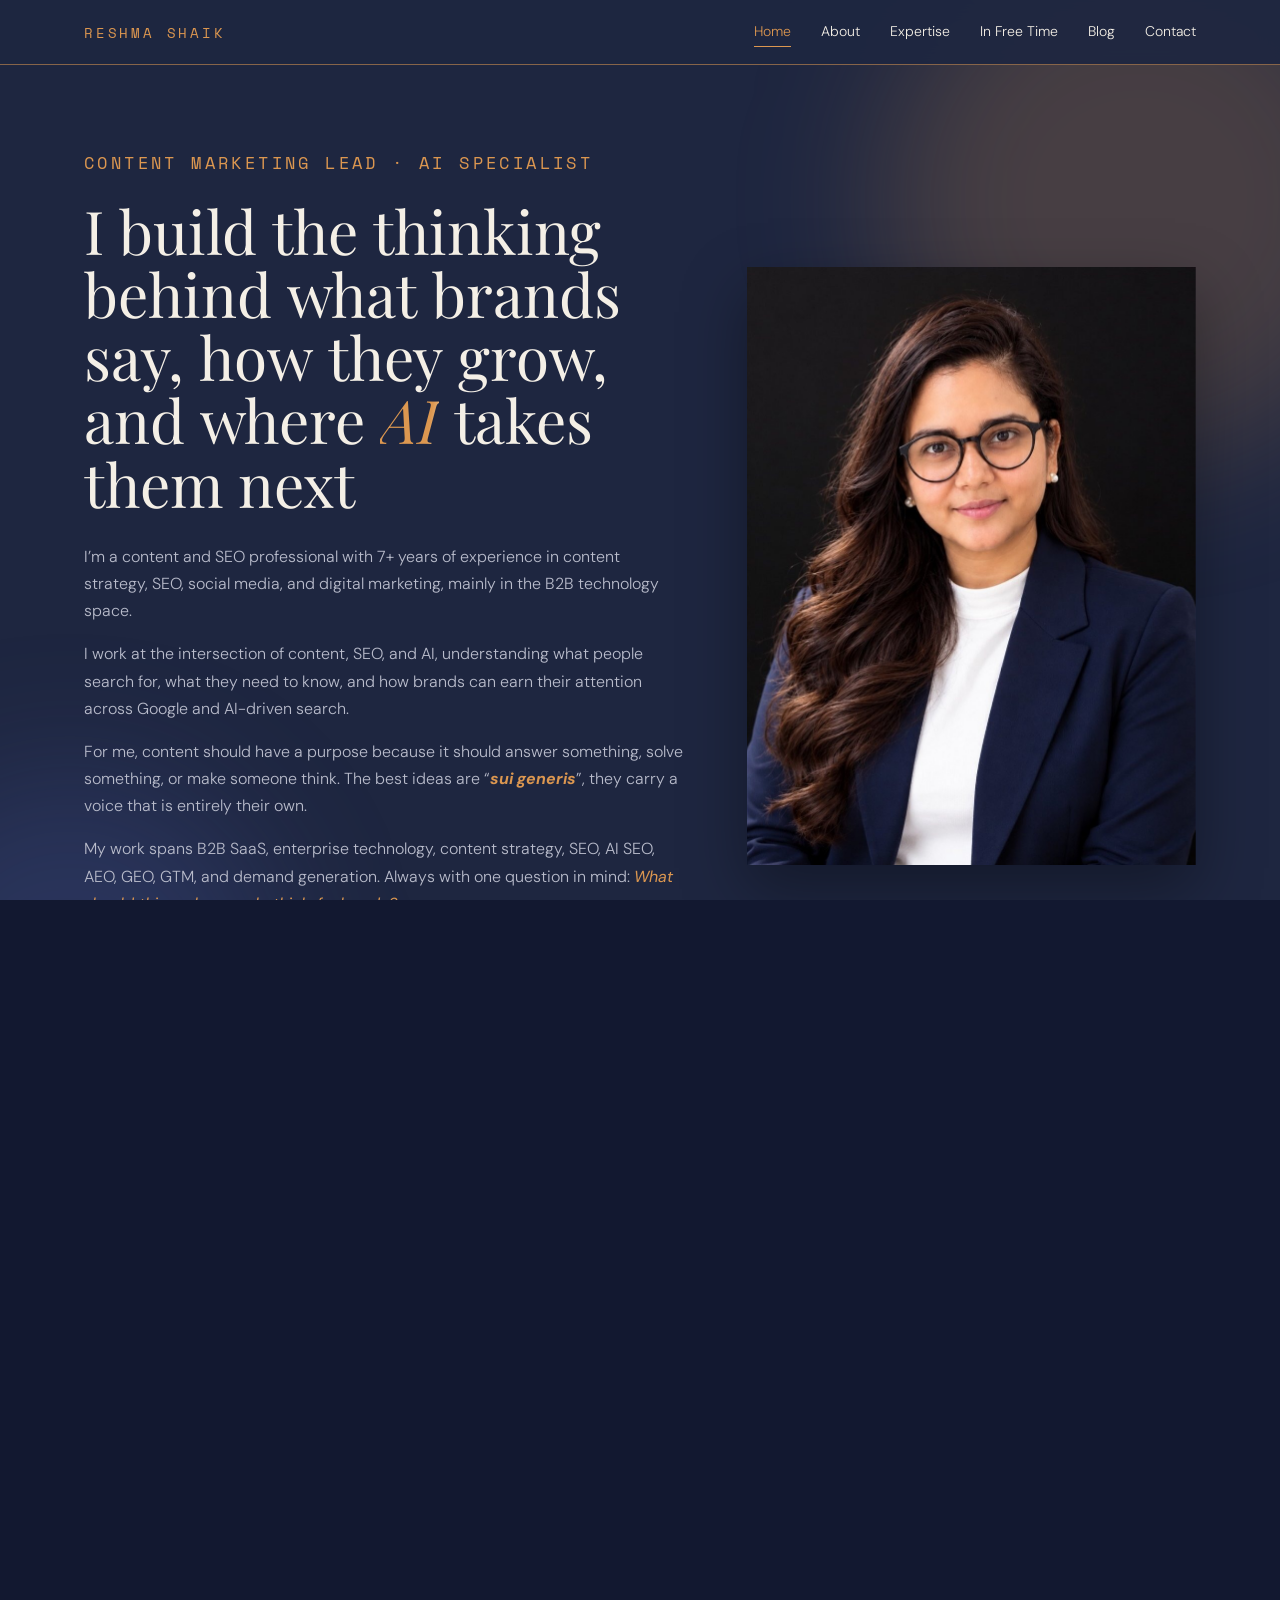
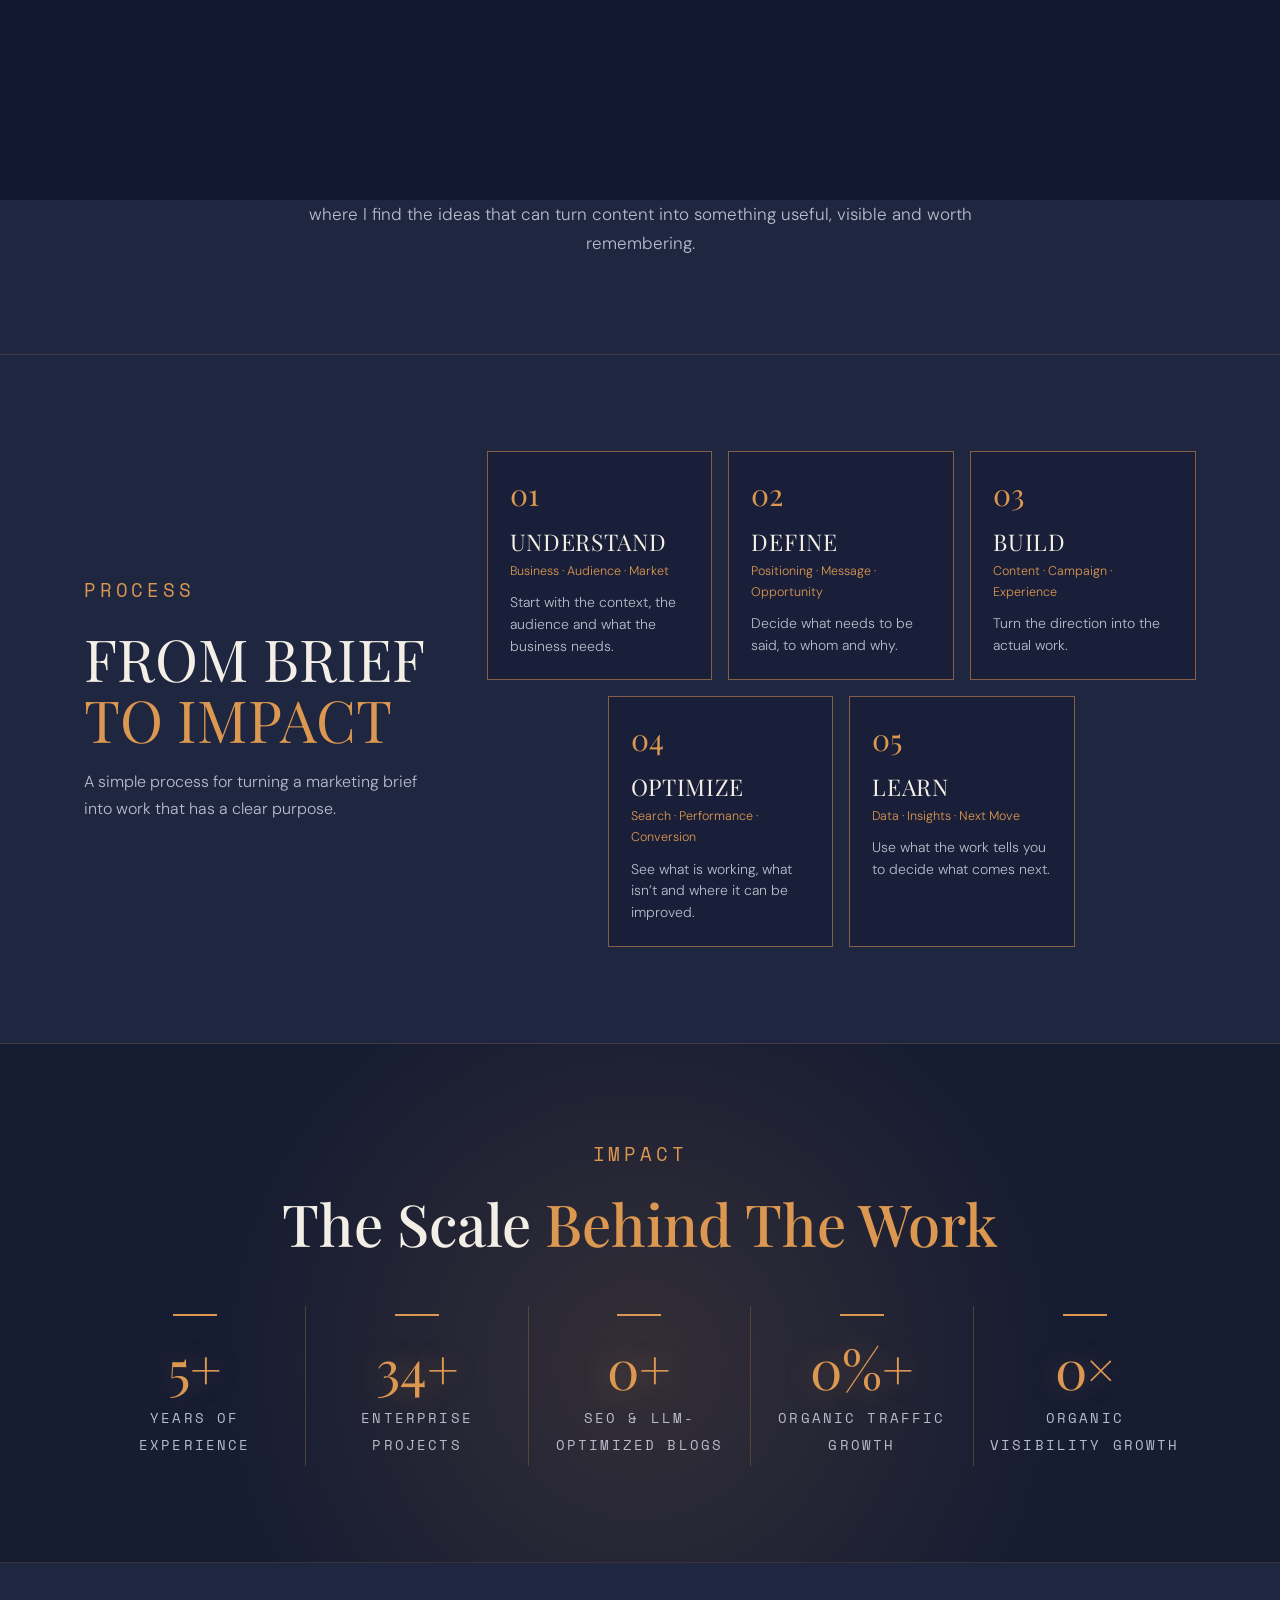
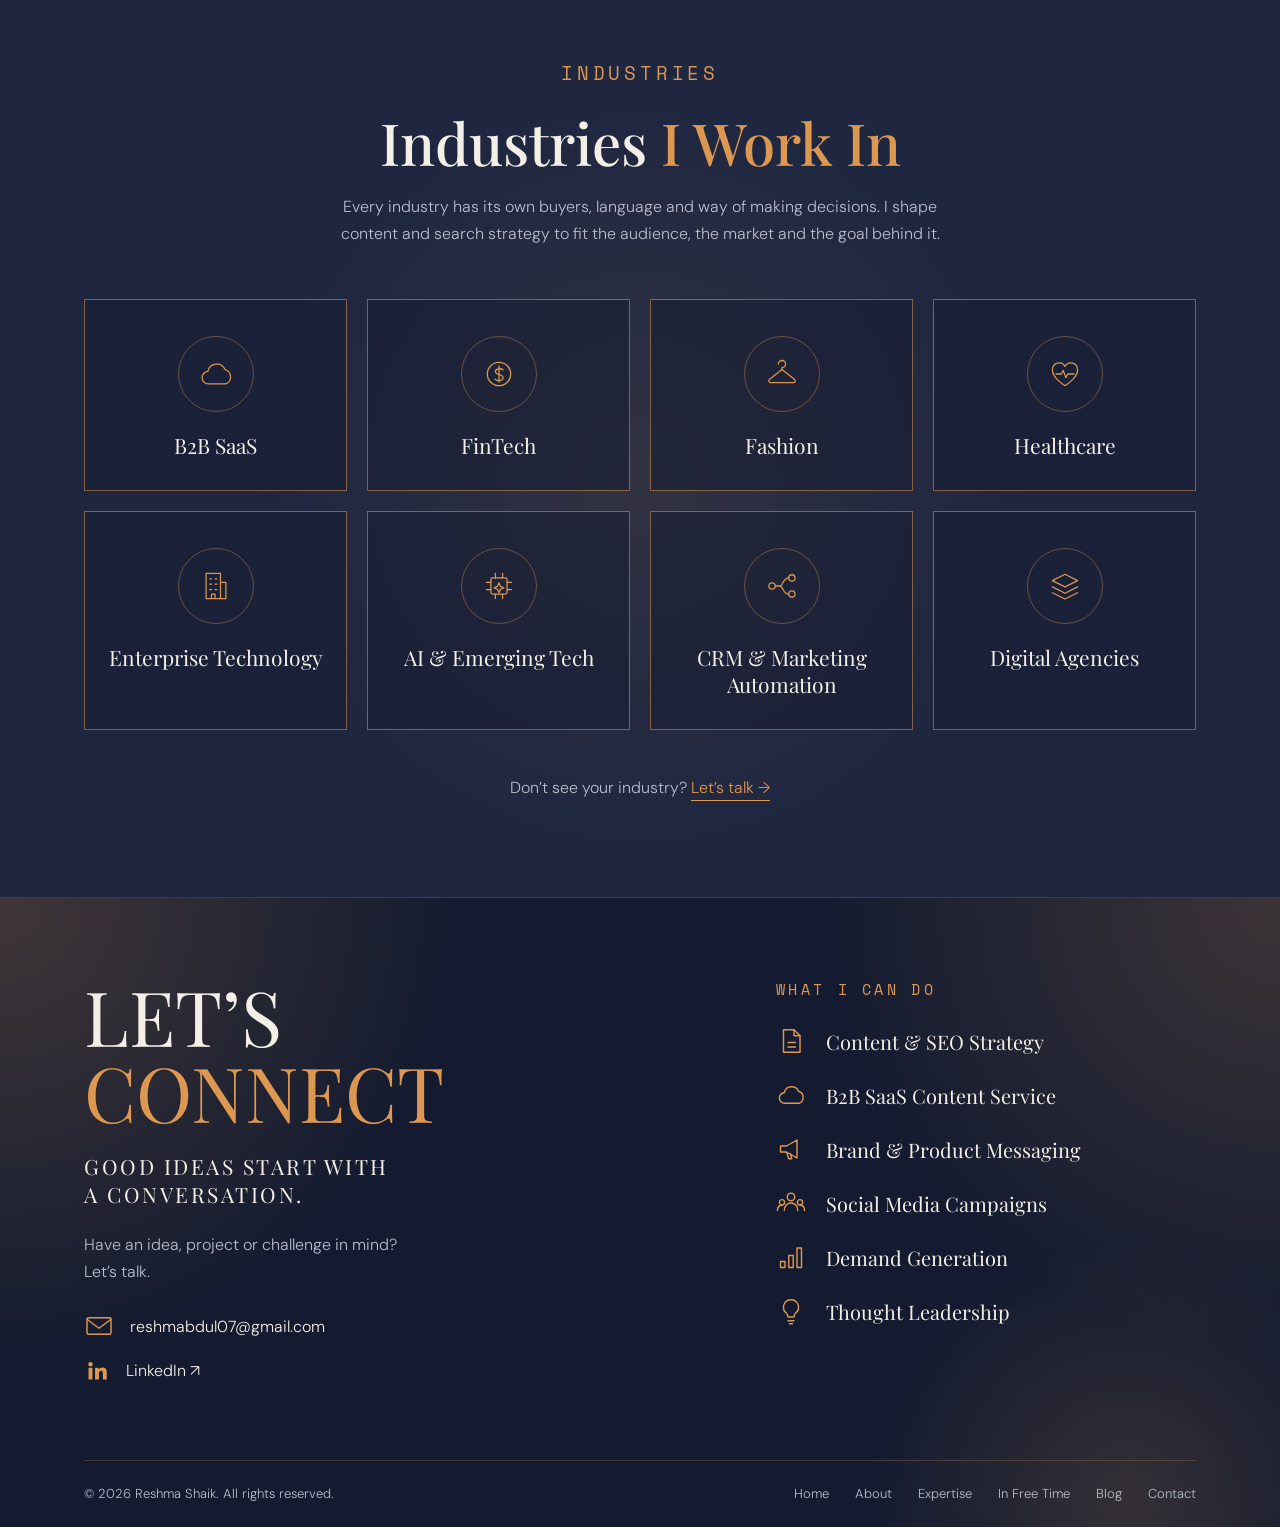
<file: index.html>
<!DOCTYPE html><html lang="en"><head><meta charset="utf-8"><meta name="viewport" content="width=device-width, initial-scale=1">
<title>Reshma Shaik | Content Marketing Lead & AI SEO Specialist</title>
<meta name="description" content="Content Marketing Lead and AI Specialist with 7+ years in B2B SaaS content strategy, SEO, AEO, GEO, GTM and demand generation. Based in Hyderabad.">
<meta name="author" content="Reshma Shaik">
<meta name="robots" content="index, follow, max-image-preview:large">
<meta name="theme-color" content="#1e2640">
<link rel="canonical" href="https://reshmashaik02.github.io/reshmashaik.github.io/">
<link rel="icon" href="data:image/svg+xml,%3Csvg xmlns='http://www.w3.org/2000/svg' viewBox='0 0 64 64'%3E%3Crect width='64' height='64' fill='%231e2640'/%3E%3Ctext x='32' y='43' font-family='Georgia,serif' font-size='30' text-anchor='middle' fill='%23dc9750'%3ERS%3C/text%3E%3C/svg%3E">
<meta property="og:type" content="website">
<meta property="og:site_name" content="Reshma Shaik">
<meta property="og:title" content="Reshma Shaik | Content Marketing Lead & AI SEO Specialist">
<meta property="og:description" content="Content Marketing Lead and AI Specialist with 7+ years in B2B SaaS content strategy, SEO, AEO, GEO, GTM and demand generation. Based in Hyderabad.">
<meta property="og:url" content="https://reshmashaik02.github.io/reshmashaik.github.io/">
<meta property="og:image" content="https://reshmashaik02.github.io/reshmashaik.github.io/assets/og.jpg">
<meta property="og:image:width" content="1200"><meta property="og:image:height" content="630">
<meta property="og:image:alt" content="Reshma Shaik, Content Marketing Lead and AI Specialist">
<meta name="twitter:card" content="summary_large_image">
<meta name="twitter:title" content="Reshma Shaik | Content Marketing Lead & AI SEO Specialist">
<meta name="twitter:description" content="Content Marketing Lead and AI Specialist with 7+ years in B2B SaaS content strategy, SEO, AEO, GEO, GTM and demand generation. Based in Hyderabad.">
<meta name="twitter:image" content="https://reshmashaik02.github.io/reshmashaik.github.io/assets/og.jpg">
<script type="application/ld+json">{"@context": "https://schema.org", "@graph": [{"@type": "Person", "@id": "https://reshmashaik02.github.io/reshmashaik.github.io/#reshma", "name": "Reshma Shaik", "jobTitle": "Content Marketing Lead and AI Specialist", "url": "https://reshmashaik02.github.io/reshmashaik.github.io/", "image": "https://reshmashaik02.github.io/reshmashaik.github.io/assets/hero.jpg?v=9", "email": "mailto:reshmabdul07@gmail.com", "sameAs": ["https://linkedin.com/in/sheikh-reshma-a-91604a18b"], "worksFor": {"@type": "Organization", "name": "Varun Digital Media"}, "address": {"@type": "PostalAddress", "addressLocality": "Hyderabad", "addressRegion": "Telangana", "addressCountry": "IN"}, "alumniOf": {"@type": "CollegeOrUniversity", "name": "Priyadarshini College of Engineering & Technology"}, "knowsAbout": ["Content strategy", "SEO", "AI SEO", "AEO", "GEO", "B2B SaaS marketing", "GTM", "Demand generation", "Social media marketing", "Generative AI", "LLM applications"]}, {"@type": "WebSite", "@id": "https://reshmashaik02.github.io/reshmashaik.github.io/#site", "url": "https://reshmashaik02.github.io/reshmashaik.github.io/", "name": "Reshma Shaik", "description": "Content Marketing Lead and AI Specialist with 7+ years in B2B SaaS content strategy, SEO, AEO, GEO, GTM and demand generation.", "publisher": {"@id": "https://reshmashaik02.github.io/reshmashaik.github.io/#reshma"}}, {"@type": "WebPage", "@id": "https://reshmashaik02.github.io/reshmashaik.github.io/", "url": "https://reshmashaik02.github.io/reshmashaik.github.io/", "name": "Reshma Shaik | Content Marketing Lead & AI SEO Specialist", "isPartOf": {"@id": "https://reshmashaik02.github.io/reshmashaik.github.io/#site"}, "about": {"@id": "https://reshmashaik02.github.io/reshmashaik.github.io/#reshma"}}, {"@type": "BreadcrumbList", "itemListElement": [{"@type": "ListItem", "position": 1, "name": "Home", "item": "https://reshmashaik02.github.io/reshmashaik.github.io/"}, {"@type": "ListItem", "position": 2, "name": "Home", "item": "https://reshmashaik02.github.io/reshmashaik.github.io/"}]}]}</script>
<link rel="preconnect" href="https://fonts.googleapis.com"><link rel="preconnect" href="https://fonts.gstatic.com" crossorigin="">
<link href="https://fonts.googleapis.com/css2?family=DM+Sans:wght@300;400;500&amp;family=Playfair+Display:ital,wght@0,400;0,500;0,600;1,400;1,500&amp;family=Space+Mono&amp;display=swap" rel="stylesheet">
<link rel="stylesheet" href="assets/style.css?v=12"><script>(function(d){var c="js";try{if(!sessionStorage.getItem("rs")){c+=" intro";sessionStorage.setItem("rs","1")}}catch(e){}d.documentElement.className=c})(document)</script></head><body><a class="skip" href="#main">Skip to content</a>
<svg width="0" height="0" style="position:absolute" aria-hidden="true">
<symbol id="target" viewBox="0 0 40 40"><circle cx="18" cy="22" r="13"></circle><circle cx="18" cy="22" r="8"></circle><circle cx="18" cy="22" r="3"></circle><path d="M18 22 33 7M28 6l6 0 0 6"></path></symbol>
<symbol id="people" viewBox="0 0 40 40"><circle cx="20" cy="12" r="5"></circle><path d="M11 30c0-6 4-10 9-10s9 4 9 10"></path><circle cx="8" cy="19" r="3.5"></circle><circle cx="32" cy="19" r="3.5"></circle><path d="M2 30c0-4 2-7 6-7M38 30c0-4-2-7-6-7"></path></symbol>
<symbol id="bars" viewBox="0 0 40 40"><rect x="6" y="26" width="6" height="8"></rect><rect x="17" y="18" width="6" height="16"></rect><rect x="28" y="8" width="6" height="26"></rect></symbol>
<symbol id="search" viewBox="0 0 40 40"><circle cx="17" cy="17" r="10"></circle><path d="m25 25 10 10"></path></symbol>
<symbol id="route" viewBox="0 0 40 40"><path d="M6 32h8M20 32h6c5 0 5-8 0-8H14c-5 0-5-8 0-8h4"></path><path d="M30 6a6 6 0 0 1 6 6c0 5-6 10-6 10s-6-5-6-10a6 6 0 0 1 6-6z"></path><circle cx="30" cy="12" r="2"></circle></symbol>
<symbol id="doc" viewBox="0 0 40 40"><path d="M10 5h14l8 8v22H10z"></path><path d="M24 5v8h8M16 22h10M16 28h10"></path></symbol>
<symbol id="bulb" viewBox="0 0 40 40"><path d="M20 5a10 10 0 0 0-6 18c1 1 2 3 2 5h8c0-2 1-4 2-5a10 10 0 0 0-6-18zM16 33h8M18 37h4"></path></symbol>
<symbol id="pen" viewBox="0 0 40 40"><path d="m8 32 2-8L28 6l6 6-18 18zM24 10l6 6"></path></symbol>
<symbol id="compass" viewBox="0 0 40 40"><circle cx="20" cy="20" r="15"></circle><path d="M26 14l-4 9-9 3 4-9z"></path></symbol>
<symbol id="racket" viewBox="0 0 40 40"><ellipse cx="15" cy="15" rx="9" ry="11" transform="rotate(-35 15 15)"></ellipse><path d="M22 22l12 12M9 10l11 11M7 15l12 8"></path></symbol>
<symbol id="book" viewBox="0 0 40 40"><path d="M5 9c5-2 10-1 15 3 5-4 10-5 15-3v22c-5-2-10-1-15 3-5-4-10-5-15-3z"></path><path d="M20 12v22"></path></symbol>
<symbol id="camera" viewBox="0 0 40 40"><rect x="4" y="12" width="32" height="22" rx="3"></rect><circle cx="20" cy="23" r="7"></circle><path d="M13 12l2-4h10l2 4"></path></symbol>
<symbol id="cloud" viewBox="0 0 40 40"><path d="M12 31a7 7 0 0 1-1-14 10 10 0 0 1 19-2 8.500 8.500 0 0 1 1 16z"/></symbol>
<symbol id="mail" viewBox="0 0 40 40"><rect x="4" y="9" width="32" height="22" rx="2"/><path d="m4 11 16 12 16-12"/></symbol>
<symbol id="in" viewBox="0 0 40 40"><path d="M7 15h6v18H7zM10 6a3.500 3.500 0 1 1 0 7 3.500 3.500 0 0 1 0-7zM17 15h5.500v2.600c1.200-2 3.400-3.100 6-3.100 5.200 0 6.500 3.300 6.500 8V33h-6V23.500c0-2.200-.4-4-2.800-4s-3.200 1.800-3.200 4V33h-6z"/></symbol>
<symbol id="mega" viewBox="0 0 40 40"><path d="M6 16h8l14-8v24l-14-8H6zM14 24l3 9h4l-2-7"></path></symbol>
<symbol id="coin" viewBox="0 0 40 40"><circle cx="20" cy="20" r="13"></circle><path d="M20 11v18M24.5 15.5c-1.2-1.8-8.5-2.2-8.5 1.8 0 4.6 8.5 2.4 8.5 6.9 0 3.8-7.3 3.8-9 1.6"></path></symbol><symbol id="hanger" viewBox="0 0 40 40"><path d="M20 15v-2a4 4 0 1 0-4-4"></path><path d="M20 15L6 26a2 2 0 0 0 1.2 3.6h25.6A2 2 0 0 0 34 26z"></path></symbol><symbol id="pulse" viewBox="0 0 40 40"><path d="M20 33S6 24.5 6 15.5A7.5 7.5 0 0 1 20 11.5 7.5 7.5 0 0 1 34 15.5C34 24.5 20 33 20 33z"></path><path d="M10 20h6l2-4 3 8 2-4h7"></path></symbol><symbol id="building" viewBox="0 0 40 40"><rect x="9" y="6" width="16" height="28"></rect><path d="M25 16h6v18H25M13 12h2M19 12h2M13 18h2M19 18h2M13 24h2M19 24h2M15 34v-5h4v5"></path></symbol><symbol id="chip" viewBox="0 0 40 40"><rect x="11" y="11" width="18" height="18" rx="2"></rect><path d="M16 6v5M24 6v5M16 29v5M24 29v5M6 16h5M6 24h5M29 16h5M29 24h5"></path><path d="M20 16.5l1.6 3.9 3.9 1.6-3.9 1.6L20 27.5l-1.6-3.9-3.9-1.6 3.9-1.6z"></path></symbol><symbol id="flow" viewBox="0 0 40 40"><circle cx="9" cy="20" r="3.5"></circle><circle cx="31" cy="11" r="3.5"></circle><circle cx="31" cy="29" r="3.5"></circle><path d="M12.5 20H18c3 0 3-9 9.5-9M18 20c3 0 3 9 9.5 9"></path></symbol><symbol id="layers" viewBox="0 0 40 40"><path d="M20 7l14 7-14 7-14-7z"></path><path d="M6 21l14 7 14-7M6 27.5l14 7 14-7"></path></symbol></svg>
<header><div class="wrap"><nav aria-label="Main"><a href="index.html" class="logo">RESHMA SHAIK</a>
<button class="burger" aria-label="Menu" onclick="document.getElementById('menu').classList.toggle('open')">☰</button>
<ul id="menu"><li><a href="index.html" class="on" aria-current="page">Home</a></li><li><a href="about.html">About</a></li><li><a href="expertise.html">Expertise</a></li><li><a href="free-time.html">In Free Time</a></li><li><a href="blog.html">Blog</a></li><li><a href="contact.html">Contact</a></li></ul></nav></div></header>
<main id="main"><section class="hero" id="home"><div class="wrap">
<div>
<div class="eyebrow">Content Marketing Lead · AI Specialist</div>
<h1>I build the thinking behind what brands say, how they grow, and where <span><em>AI</em></span> takes them next</h1>
<p>I’m a content and SEO professional with 7+ years of experience in content strategy, SEO, social media, and digital marketing, mainly in the B2B technology space.</p>
<p>I work at the intersection of content, SEO, and AI, understanding what people search for, what they need to know, and how brands can earn their attention across Google and AI-driven search.</p>
<p>For me, content should have a purpose because it should answer something, solve something, or make someone think. The best ideas are “<em class="hl">sui generis</em>”, they carry a voice that is entirely their own.</p>
<p>My work spans B2B SaaS, enterprise technology, content strategy, SEO, AI SEO, AEO, GEO, GTM, and demand generation. Always with one question in mind: <em class="hq">What should this make people think, feel or do?</em></p>
<div class="cta"><a class="btn fill" href="blog.html">View My Work ↗</a><a class="btn" href="contact.html">Let’s Talk ↗</a></div>
</div>
<div class="heroart"><div class="frame"><img src="assets/hero.jpg?v=9" alt="Reshma Shaik, Content Marketing Lead and AI Specialist based in Hyderabad" width="900" height="1200" fetchpriority="high" decoding="async"></div></div>
</div></section><section id="strategy"><div class="wrap sc">
<h2 class="">Where Strategy Turns <span>into Action</span></h2>
<p class="lead">Good marketing starts with understanding what needs to happen, not simply what needs to be published.</p>
<div class="band"><h3>I look at:</h3><div class="grid five look"><div class="cell"><small>01</small><svg class="i"><use href="#target"></use></svg><h3>Business objective</h3></div><div class="cell"><small>02</small><svg class="i"><use href="#people"></use></svg><h3>Audience</h3></div><div class="cell"><small>03</small><svg class="i"><use href="#bars"></use></svg><h3>Market</h3></div><div class="cell"><small>04</small><svg class="i"><use href="#search"></use></svg><h3>Search behaviour</h3></div><div class="cell"><small>05</small><svg class="i"><use href="#route"></use></svg><h3>Customer journey</h3></div></div></div>
<p class="sc-end">The answers usually start to appear when you look at the whole picture: the business goal, the people behind the search, the space you’re competing in and the journey that follows. That’s where I find the ideas that can turn content into something useful, visible and worth remembering.</p>
</div></section><section id="process"><div class="wrap proc">
<div><div class="eyebrow after">Process</div><h2 class="pt">From Brief<br><span>to Impact</span></h2><p class="lead">A simple process for turning a marketing brief into work that has a clear purpose.</p></div>
<div class="steps" id="steps"><div class="step"><div class="t"><span class="n">01</span></div><h3>Understand</h3><div class="k">Business · Audience · Market</div><p>Start with the context, the audience and what the business needs.</p></div><div class="step"><div class="t"><span class="n">02</span></div><h3>Define</h3><div class="k">Positioning · Message · Opportunity</div><p>Decide what needs to be said, to whom and why.</p></div><div class="step"><div class="t"><span class="n">03</span></div><h3>Build</h3><div class="k">Content · Campaign · Experience</div><p>Turn the direction into the actual work.</p></div><div class="step"><div class="t"><span class="n">04</span></div><h3>Optimize</h3><div class="k">Search · Performance · Conversion</div><p>See what is working, what isn’t and where it can be improved.</p></div><div class="step"><div class="t"><span class="n">05</span></div><h3>Learn</h3><div class="k">Data · Insights · Next Move</div><p>Use what the work tells you to decide what comes next.</p></div></div>
</div></section><section class="impact" id="impact"><div class="wrap">
<div class="eyebrow c">Impact</div><h2>The Scale <span>Behind The Work</span></h2>
<div class="stats" id="stats"><div class="stat"><b>7+</b><span>Years of experience</span></div><div class="stat"><b>100+</b><span>Enterprise projects</span></div><div class="stat"><b>5,000+</b><span>SEO &amp; LLM-optimized blogs</span></div><div class="stat"><b>80%+</b><span>Organic traffic growth</span></div><div class="stat"><b>5×</b><span>Organic visibility growth</span></div></div>
</div></section><section class="inds" id="industries"><div class="wrap"><div class="eyebrow c">Industries</div><h2>Industries <span>I Work In</span></h2><p class="lead">Every industry has its own buyers, language and way of making decisions. I shape content and search strategy to fit the audience, the market and the goal behind it.</p><div class="ind-grid"><div class="ind"><div class="ico"><svg class="i"><use href="#cloud"></use></svg></div><h3>B2B SaaS</h3></div><div class="ind"><div class="ico"><svg class="i"><use href="#coin"></use></svg></div><h3>FinTech</h3></div><div class="ind"><div class="ico"><svg class="i"><use href="#hanger"></use></svg></div><h3>Fashion</h3></div><div class="ind"><div class="ico"><svg class="i"><use href="#pulse"></use></svg></div><h3>Healthcare</h3></div><div class="ind"><div class="ico"><svg class="i"><use href="#building"></use></svg></div><h3>Enterprise Technology</h3></div><div class="ind"><div class="ico"><svg class="i"><use href="#chip"></use></svg></div><h3>AI &amp; Emerging Tech</h3></div><div class="ind"><div class="ico"><svg class="i"><use href="#flow"></use></svg></div><h3>CRM &amp; Marketing Automation</h3></div><div class="ind"><div class="ico"><svg class="i"><use href="#layers"></use></svg></div><h3>Digital Agencies</h3></div></div><p class="ind-cta">Don’t see your industry? <a href="contact.html">Let’s talk <span>→</span></a></p></div></section></main>
<footer class="ft"><div class="wrap"><div class="ft-main">
<div class="ft-l"><h2>LET’S<br><span>CONNECT</span></h2>
<p class="ft-tag">Good ideas start with<br>a conversation.</p>
<p class="ft-p">Have an idea, project or challenge in mind?<br>Let’s talk.</p>
<a class="ft-a" href="mailto:reshmabdul07@gmail.com"><svg class="i"><use href="#mail"/></svg><span>reshmabdul07@gmail.com</span></a>
<a class="ft-a" href="https://linkedin.com/in/sheikh-reshma-a-91604a18b" target="_blank" rel="noopener noreferrer"><svg class="fi"><use href="#in"/></svg><span>LinkedIn ↗</span></a></div>
<div class="ft-r"><h4>What I can do</h4><ul><li><a href="expertise.html#content-strategy"><svg class="i"><use href="#doc"/></svg><span>Content &amp; SEO Strategy</span></a></li><li><a href="expertise.html#b2b-saas"><svg class="i"><use href="#cloud"/></svg><span>B2B SaaS Content Service</span></a></li><li><a href="expertise.html#content-strategy"><svg class="i"><use href="#mega"/></svg><span>Brand &amp; Product Messaging</span></a></li><li><a href="expertise.html#social-marketing"><svg class="i"><use href="#people"/></svg><span>Social Media Campaigns</span></a></li><li><a href="expertise.html#gtm-demand"><svg class="i"><use href="#bars"/></svg><span>Demand Generation</span></a></li><li><a href="expertise.html#content-strategy"><svg class="i"><use href="#bulb"/></svg><span>Thought Leadership</span></a></li></ul></div>
</div><div class="ft-bot"><span>© <span id="yr"></span> Reshma Shaik. All rights reserved.</span><ul><li><a href="index.html">Home</a></li><li><a href="about.html">About</a></li><li><a href="expertise.html">Expertise</a></li><li><a href="free-time.html">In Free Time</a></li><li><a href="blog.html">Blog</a></li><li><a href="contact.html">Contact</a></li></ul></div></div></footer>
<script src="assets/main.js?v=12"></script></body></html>
</file>
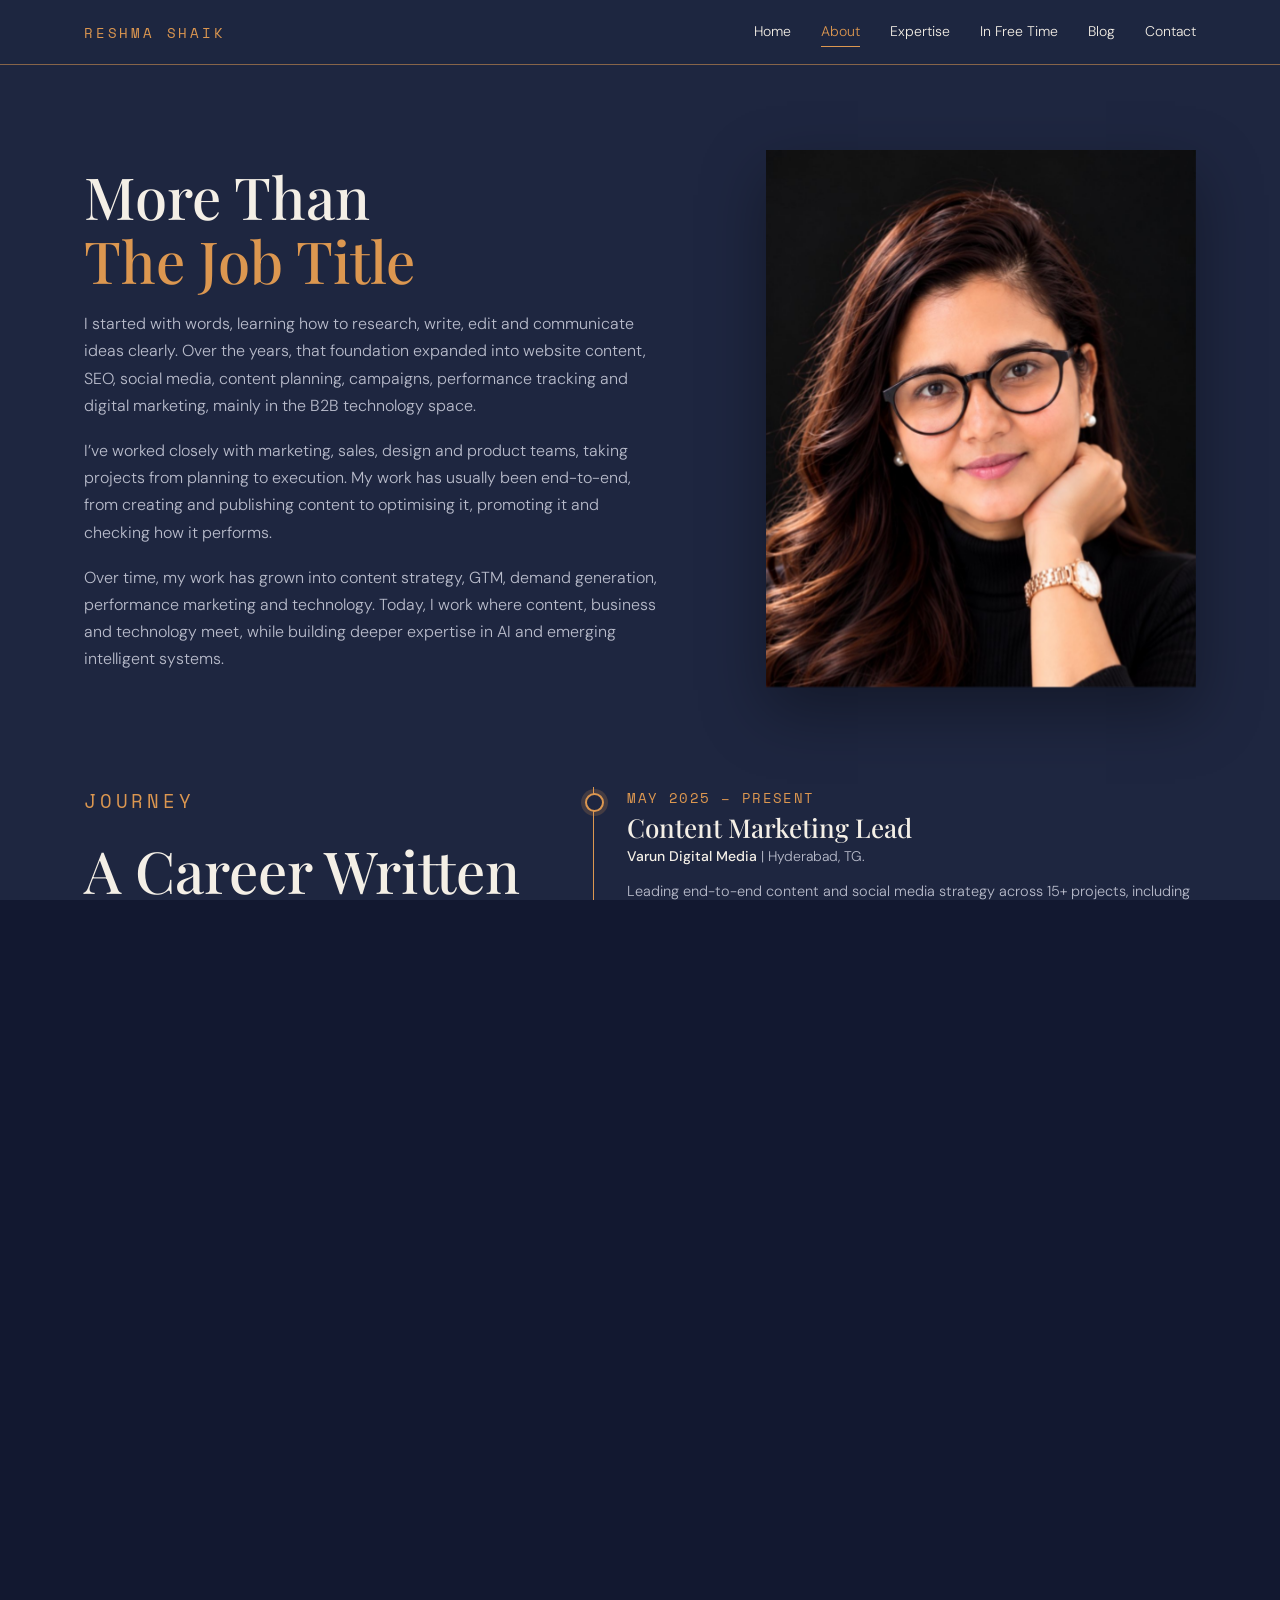
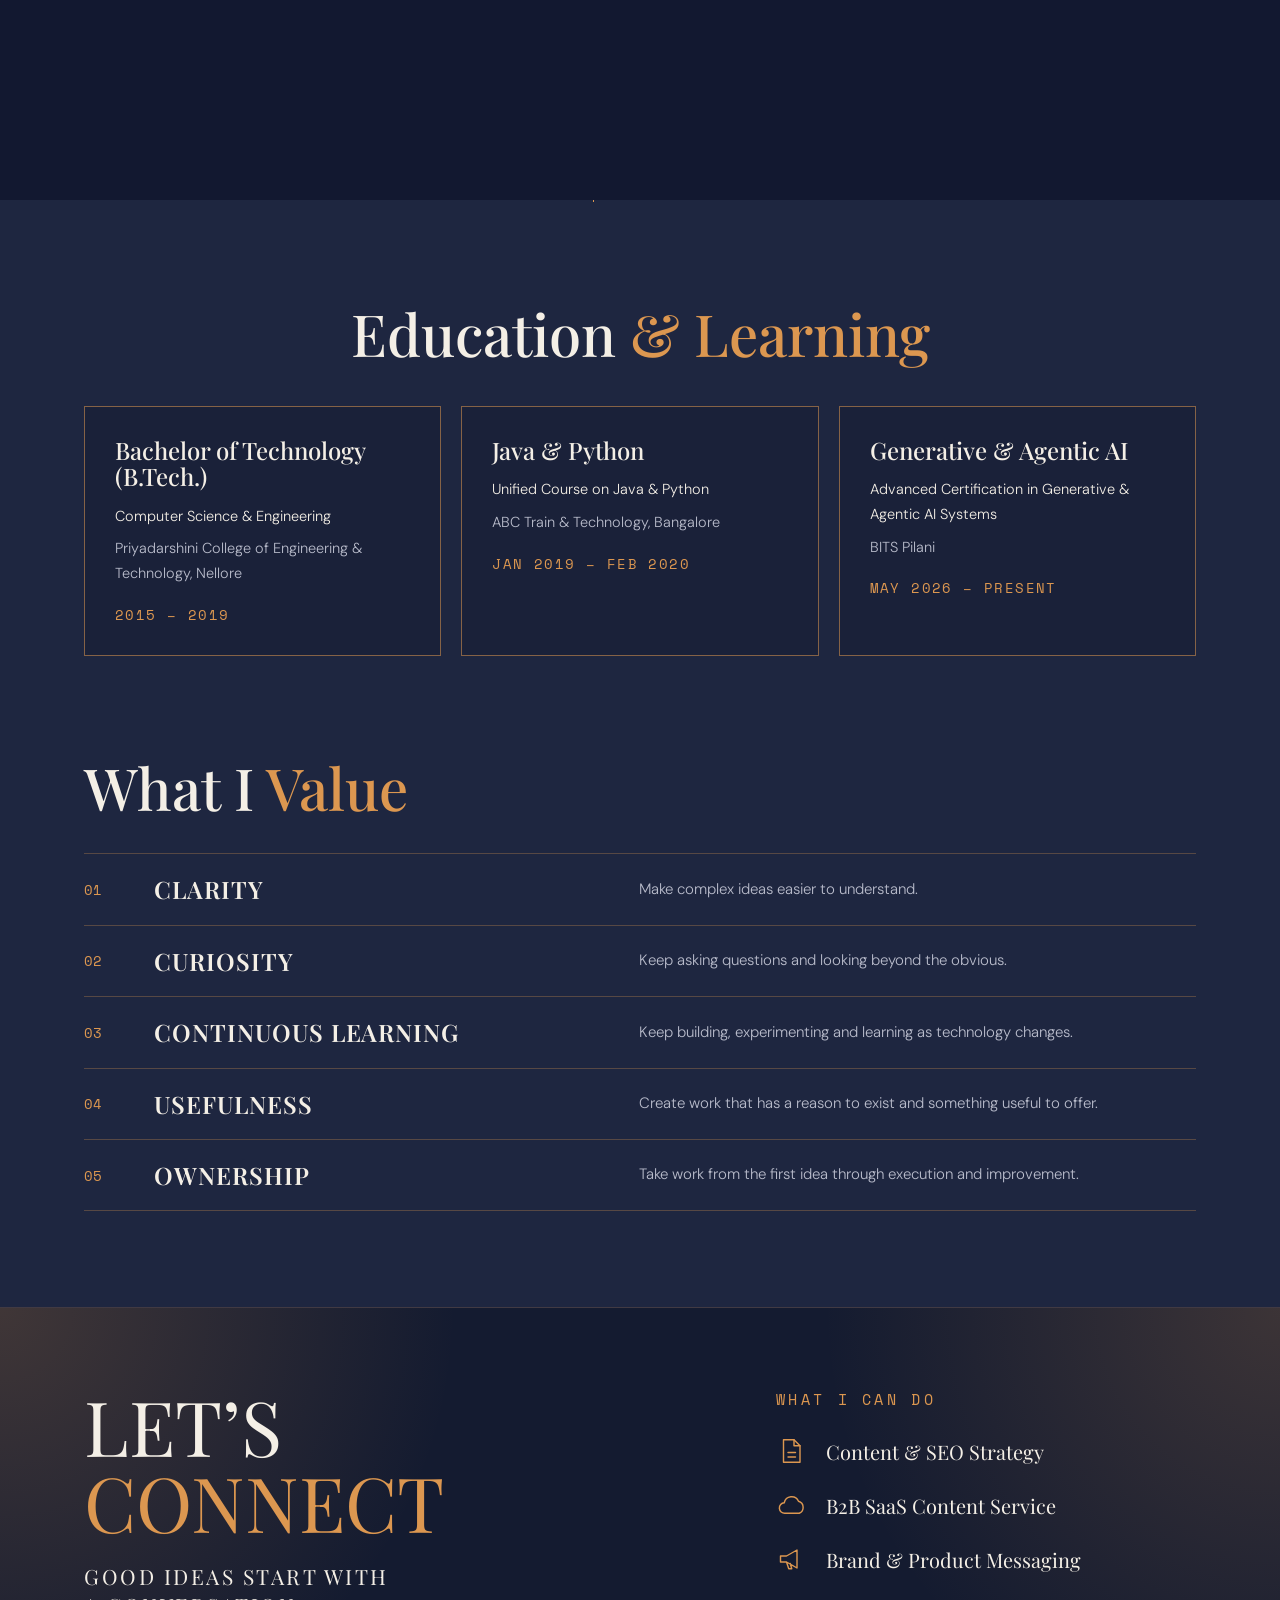
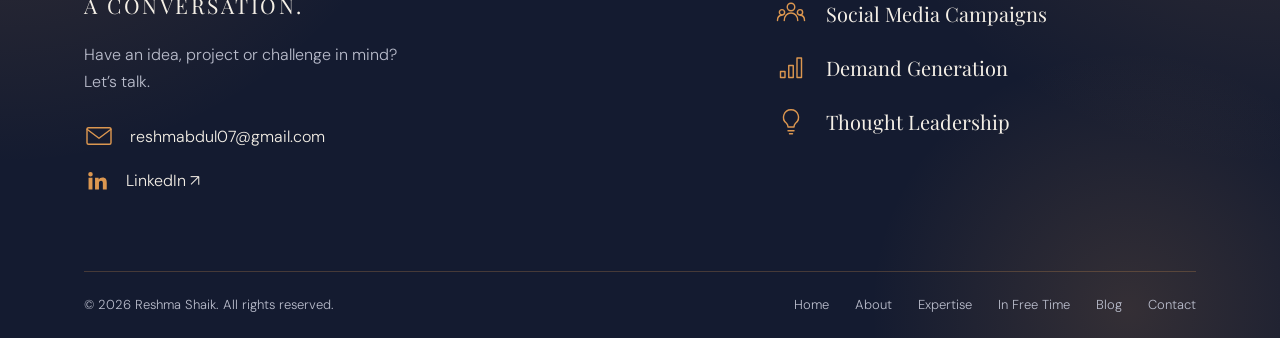
<file: about.html>
<!DOCTYPE html><html lang="en"><head><meta charset="utf-8"><meta name="viewport" content="width=device-width, initial-scale=1">
<title>About Reshma Shaik | B2B Content & SEO Professional</title>
<meta name="description" content="7+ years across content strategy, SEO, social media, GTM and demand generation in B2B technology. See my career, education and what I value.">
<meta name="author" content="Reshma Shaik">
<meta name="robots" content="index, follow, max-image-preview:large">
<meta name="theme-color" content="#1e2640">
<link rel="canonical" href="https://reshmashaik02.github.io/reshmashaik.github.io/about.html">
<link rel="icon" href="data:image/svg+xml,%3Csvg xmlns='http://www.w3.org/2000/svg' viewBox='0 0 64 64'%3E%3Crect width='64' height='64' fill='%231e2640'/%3E%3Ctext x='32' y='43' font-family='Georgia,serif' font-size='30' text-anchor='middle' fill='%23dc9750'%3ERS%3C/text%3E%3C/svg%3E">
<meta property="og:type" content="profile">
<meta property="og:site_name" content="Reshma Shaik">
<meta property="og:title" content="About Reshma Shaik | B2B Content & SEO Professional">
<meta property="og:description" content="7+ years across content strategy, SEO, social media, GTM and demand generation in B2B technology. See my career, education and what I value.">
<meta property="og:url" content="https://reshmashaik02.github.io/reshmashaik.github.io/about.html">
<meta property="og:image" content="https://reshmashaik02.github.io/reshmashaik.github.io/assets/og.jpg">
<meta property="og:image:width" content="1200"><meta property="og:image:height" content="630">
<meta property="og:image:alt" content="Reshma Shaik, Content Marketing Lead and AI Specialist">
<meta name="twitter:card" content="summary_large_image">
<meta name="twitter:title" content="About Reshma Shaik | B2B Content & SEO Professional">
<meta name="twitter:description" content="7+ years across content strategy, SEO, social media, GTM and demand generation in B2B technology. See my career, education and what I value.">
<meta name="twitter:image" content="https://reshmashaik02.github.io/reshmashaik.github.io/assets/og.jpg">
<script type="application/ld+json">{"@context": "https://schema.org", "@graph": [{"@type": "Person", "@id": "https://reshmashaik02.github.io/reshmashaik.github.io/#reshma", "name": "Reshma Shaik", "jobTitle": "Content Marketing Lead and AI Specialist", "url": "https://reshmashaik02.github.io/reshmashaik.github.io/", "image": "https://reshmashaik02.github.io/reshmashaik.github.io/assets/hero.jpg?v=9", "email": "mailto:reshmabdul07@gmail.com", "sameAs": ["https://linkedin.com/in/sheikh-reshma-a-91604a18b"], "worksFor": {"@type": "Organization", "name": "Varun Digital Media"}, "address": {"@type": "PostalAddress", "addressLocality": "Hyderabad", "addressRegion": "Telangana", "addressCountry": "IN"}, "alumniOf": {"@type": "CollegeOrUniversity", "name": "Priyadarshini College of Engineering & Technology"}, "knowsAbout": ["Content strategy", "SEO", "AI SEO", "AEO", "GEO", "B2B SaaS marketing", "GTM", "Demand generation", "Social media marketing", "Generative AI", "LLM applications"]}, {"@type": "WebSite", "@id": "https://reshmashaik02.github.io/reshmashaik.github.io/#site", "url": "https://reshmashaik02.github.io/reshmashaik.github.io/", "name": "Reshma Shaik", "description": "Content Marketing Lead and AI Specialist with 7+ years in B2B SaaS content strategy, SEO, AEO, GEO, GTM and demand generation.", "publisher": {"@id": "https://reshmashaik02.github.io/reshmashaik.github.io/#reshma"}}, {"@type": "AboutPage", "@id": "https://reshmashaik02.github.io/reshmashaik.github.io/about.html", "url": "https://reshmashaik02.github.io/reshmashaik.github.io/about.html", "name": "About | Reshma Shaik", "isPartOf": {"@id": "https://reshmashaik02.github.io/reshmashaik.github.io/#site"}, "about": {"@id": "https://reshmashaik02.github.io/reshmashaik.github.io/#reshma"}}, {"@type": "BreadcrumbList", "itemListElement": [{"@type": "ListItem", "position": 1, "name": "Home", "item": "https://reshmashaik02.github.io/reshmashaik.github.io/"}, {"@type": "ListItem", "position": 2, "name": "About", "item": "https://reshmashaik02.github.io/reshmashaik.github.io/about.html"}]}]}</script>
<link rel="preconnect" href="https://fonts.googleapis.com"><link rel="preconnect" href="https://fonts.gstatic.com" crossorigin="">
<link href="https://fonts.googleapis.com/css2?family=DM+Sans:wght@300;400;500&amp;family=Playfair+Display:ital,wght@0,400;0,500;0,600;1,400;1,500&amp;family=Space+Mono&amp;display=swap" rel="stylesheet">
<link rel="stylesheet" href="assets/style.css?v=12"><script>(function(d){var c="js";try{if(!sessionStorage.getItem("rs")){c+=" intro";sessionStorage.setItem("rs","1")}}catch(e){}d.documentElement.className=c})(document)</script></head><body><a class="skip" href="#main">Skip to content</a>
<svg width="0" height="0" style="position:absolute" aria-hidden="true">
<symbol id="target" viewBox="0 0 40 40"><circle cx="18" cy="22" r="13"></circle><circle cx="18" cy="22" r="8"></circle><circle cx="18" cy="22" r="3"></circle><path d="M18 22 33 7M28 6l6 0 0 6"></path></symbol>
<symbol id="people" viewBox="0 0 40 40"><circle cx="20" cy="12" r="5"></circle><path d="M11 30c0-6 4-10 9-10s9 4 9 10"></path><circle cx="8" cy="19" r="3.5"></circle><circle cx="32" cy="19" r="3.5"></circle><path d="M2 30c0-4 2-7 6-7M38 30c0-4-2-7-6-7"></path></symbol>
<symbol id="bars" viewBox="0 0 40 40"><rect x="6" y="26" width="6" height="8"></rect><rect x="17" y="18" width="6" height="16"></rect><rect x="28" y="8" width="6" height="26"></rect></symbol>
<symbol id="search" viewBox="0 0 40 40"><circle cx="17" cy="17" r="10"></circle><path d="m25 25 10 10"></path></symbol>
<symbol id="route" viewBox="0 0 40 40"><path d="M6 32h8M20 32h6c5 0 5-8 0-8H14c-5 0-5-8 0-8h4"></path><path d="M30 6a6 6 0 0 1 6 6c0 5-6 10-6 10s-6-5-6-10a6 6 0 0 1 6-6z"></path><circle cx="30" cy="12" r="2"></circle></symbol>
<symbol id="doc" viewBox="0 0 40 40"><path d="M10 5h14l8 8v22H10z"></path><path d="M24 5v8h8M16 22h10M16 28h10"></path></symbol>
<symbol id="bulb" viewBox="0 0 40 40"><path d="M20 5a10 10 0 0 0-6 18c1 1 2 3 2 5h8c0-2 1-4 2-5a10 10 0 0 0-6-18zM16 33h8M18 37h4"></path></symbol>
<symbol id="pen" viewBox="0 0 40 40"><path d="m8 32 2-8L28 6l6 6-18 18zM24 10l6 6"></path></symbol>
<symbol id="compass" viewBox="0 0 40 40"><circle cx="20" cy="20" r="15"></circle><path d="M26 14l-4 9-9 3 4-9z"></path></symbol>
<symbol id="racket" viewBox="0 0 40 40"><ellipse cx="15" cy="15" rx="9" ry="11" transform="rotate(-35 15 15)"></ellipse><path d="M22 22l12 12M9 10l11 11M7 15l12 8"></path></symbol>
<symbol id="book" viewBox="0 0 40 40"><path d="M5 9c5-2 10-1 15 3 5-4 10-5 15-3v22c-5-2-10-1-15 3-5-4-10-5-15-3z"></path><path d="M20 12v22"></path></symbol>
<symbol id="camera" viewBox="0 0 40 40"><rect x="4" y="12" width="32" height="22" rx="3"></rect><circle cx="20" cy="23" r="7"></circle><path d="M13 12l2-4h10l2 4"></path></symbol>
<symbol id="cloud" viewBox="0 0 40 40"><path d="M12 31a7 7 0 0 1-1-14 10 10 0 0 1 19-2 8.500 8.500 0 0 1 1 16z"/></symbol>
<symbol id="mail" viewBox="0 0 40 40"><rect x="4" y="9" width="32" height="22" rx="2"/><path d="m4 11 16 12 16-12"/></symbol>
<symbol id="in" viewBox="0 0 40 40"><path d="M7 15h6v18H7zM10 6a3.500 3.500 0 1 1 0 7 3.500 3.500 0 0 1 0-7zM17 15h5.500v2.600c1.200-2 3.400-3.100 6-3.100 5.200 0 6.500 3.300 6.500 8V33h-6V23.500c0-2.200-.4-4-2.800-4s-3.200 1.800-3.200 4V33h-6z"/></symbol>
<symbol id="mega" viewBox="0 0 40 40"><path d="M6 16h8l14-8v24l-14-8H6zM14 24l3 9h4l-2-7"></path></symbol>
</svg>
<header><div class="wrap"><nav aria-label="Main"><a href="index.html" class="logo">RESHMA SHAIK</a>
<button class="burger" aria-label="Menu" onclick="document.getElementById('menu').classList.toggle('open')">☰</button>
<ul id="menu"><li><a href="index.html">Home</a></li><li><a href="about.html" class="on" aria-current="page">About</a></li><li><a href="expertise.html">Expertise</a></li><li><a href="free-time.html">In Free Time</a></li><li><a href="blog.html">Blog</a></li><li><a href="contact.html">Contact</a></li></ul></nav></div></header>
<main id="main"><section id="about"><div class="wrap">
<div class="about">
<div>
<h1>More Than<br><span>The Job Title</span></h1>
<p>I started with words, learning how to research, write, edit and communicate ideas clearly. Over the years, that foundation expanded into website content, SEO, social media, content planning, campaigns, performance tracking and digital marketing, mainly in the B2B technology space.</p>
<p>I’ve worked closely with marketing, sales, design and product teams, taking projects from planning to execution. My work has usually been end-to-end, from creating and publishing content to optimising it, promoting it and checking how it performs.</p>
<p>Over time, my work has grown into content strategy, GTM, demand generation, performance marketing and technology. Today, I work where content, business and technology meet, while building deeper expertise in AI and emerging intelligent systems.</p>
</div>
<div><div class="frame"><img src="assets/about.jpg?v=9" alt="Portrait of Reshma Shaik, B2B content and SEO professional" width="966" height="1207" loading="lazy" decoding="async"></div></div>
</div>

<div class="journey">
<div><div class="eyebrow">Journey</div><h2>A Career Written in <span>Ideas</span></h2><p class="lead">From writing and storytelling to strategy, growth and AI, each chapter has expanded the way I think about content, technology and business.</p></div>
<div class="tl" id="tl"><div class="job"><div class="d">May 2025 – Present</div><h3>Content Marketing Lead</h3><div class="co">Varun Digital Media <span>| Hyderabad, TG.</span></div><p>Leading end-to-end content and social media strategy across 15+ projects, including blogs, Reels, YouTube Shorts, thought leadership, landing pages, technical content, campaigns and lead-generation content. Managing Meta and YouTube Ads, funnels, CTAs and performance tracking to drive engagement, leads and business growth.</p></div><div class="job"><div class="d">Nov 2023 – Feb 2025</div><h3>Senior Content Specialist</h3><div class="co">CoinEarth Technologies <span>| Hyderabad, TG.</span></div><p>Managed Meta Ads across Facebook, Instagram and YouTube, created social media and short-form content, developed lead-generation funnels and campaign content, and published 2,000+ SEO- and LLM-optimized blogs that improved organic visibility by 3×.</p></div><div class="job"><div class="d">Aug 2021 – Nov 2023</div><h3>Senior Content Analyst</h3><div class="co">Intense Technologies <span>| Hyderabad, TG.</span></div><p>Developed digital and social media content strategies, created GTM and product marketing content for AI-powered customer engagement, Marketing Automation, CRM and CCM solutions, and collaborated with Marketing, Product and Design teams to drive brand visibility, engagement and lead generation.</p></div><div class="job"><div class="d">May 2019 – Jul 2021</div><h3>Associate Content Writer</h3><div class="co">Infinizi Technologies <span>| Noida, UP.</span></div><p>Created SEO-driven B2B SaaS and technology content, including blogs, white papers, case studies, landing pages, email campaigns and social media content for US and UK clients. Managed content calendars and cross-functional campaigns to improve search visibility, user experience, lead generation and brand engagement.</p></div></div>
</div>

<div class="edu"><h2>Education <span>&amp; Learning</span></h2><div class="grid" id="edu"><div class="card"><h3>Bachelor of Technology (B.Tech.)</h3><p style="color:var(--ink)">Computer Science &amp; Engineering</p><p style="margin-top:8px">Priyadarshini College of Engineering &amp; Technology, Nellore</p><div class="y">2015 – 2019</div></div><div class="card"><h3>Java &amp; Python</h3><p style="color:var(--ink)">Unified Course on Java &amp; Python</p><p style="margin-top:8px">ABC Train &amp; Technology, Bangalore</p><div class="y">Jan 2019 – Feb 2020</div></div><div class="card"><h3>Generative &amp; Agentic AI</h3><p style="color:var(--ink)">Advanced Certification in Generative &amp; Agentic AI Systems</p><p style="margin-top:8px">BITS Pilani</p><div class="y">May 2026 – Present</div></div></div></div>

<div class="vals"><h2>What I <span>Value</span></h2><div id="vals" class=""><div class="val"><small>01</small><h3>Clarity</h3><p>Make complex ideas easier to understand.</p></div><div class="val"><small>02</small><h3>Curiosity</h3><p>Keep asking questions and looking beyond the obvious.</p></div><div class="val"><small>03</small><h3>Continuous Learning</h3><p>Keep building, experimenting and learning as technology changes.</p></div><div class="val"><small>04</small><h3>Usefulness</h3><p>Create work that has a reason to exist and something useful to offer.</p></div><div class="val"><small>05</small><h3>Ownership</h3><p>Take work from the first idea through execution and improvement.</p></div></div></div>
</div></section></main>
<footer class="ft"><div class="wrap"><div class="ft-main">
<div class="ft-l"><h2>LET’S<br><span>CONNECT</span></h2>
<p class="ft-tag">Good ideas start with<br>a conversation.</p>
<p class="ft-p">Have an idea, project or challenge in mind?<br>Let’s talk.</p>
<a class="ft-a" href="mailto:reshmabdul07@gmail.com"><svg class="i"><use href="#mail"/></svg><span>reshmabdul07@gmail.com</span></a>
<a class="ft-a" href="https://linkedin.com/in/sheikh-reshma-a-91604a18b" target="_blank" rel="noopener noreferrer"><svg class="fi"><use href="#in"/></svg><span>LinkedIn ↗</span></a></div>
<div class="ft-r"><h4>What I can do</h4><ul><li><a href="expertise.html#content-strategy"><svg class="i"><use href="#doc"/></svg><span>Content &amp; SEO Strategy</span></a></li><li><a href="expertise.html#b2b-saas"><svg class="i"><use href="#cloud"/></svg><span>B2B SaaS Content Service</span></a></li><li><a href="expertise.html#content-strategy"><svg class="i"><use href="#mega"/></svg><span>Brand &amp; Product Messaging</span></a></li><li><a href="expertise.html#social-marketing"><svg class="i"><use href="#people"/></svg><span>Social Media Campaigns</span></a></li><li><a href="expertise.html#gtm-demand"><svg class="i"><use href="#bars"/></svg><span>Demand Generation</span></a></li><li><a href="expertise.html#content-strategy"><svg class="i"><use href="#bulb"/></svg><span>Thought Leadership</span></a></li></ul></div>
</div><div class="ft-bot"><span>© <span id="yr"></span> Reshma Shaik. All rights reserved.</span><ul><li><a href="index.html">Home</a></li><li><a href="about.html">About</a></li><li><a href="expertise.html">Expertise</a></li><li><a href="free-time.html">In Free Time</a></li><li><a href="blog.html">Blog</a></li><li><a href="contact.html">Contact</a></li></ul></div></div></footer>
<script src="assets/main.js?v=12"></script></body></html>
</file>
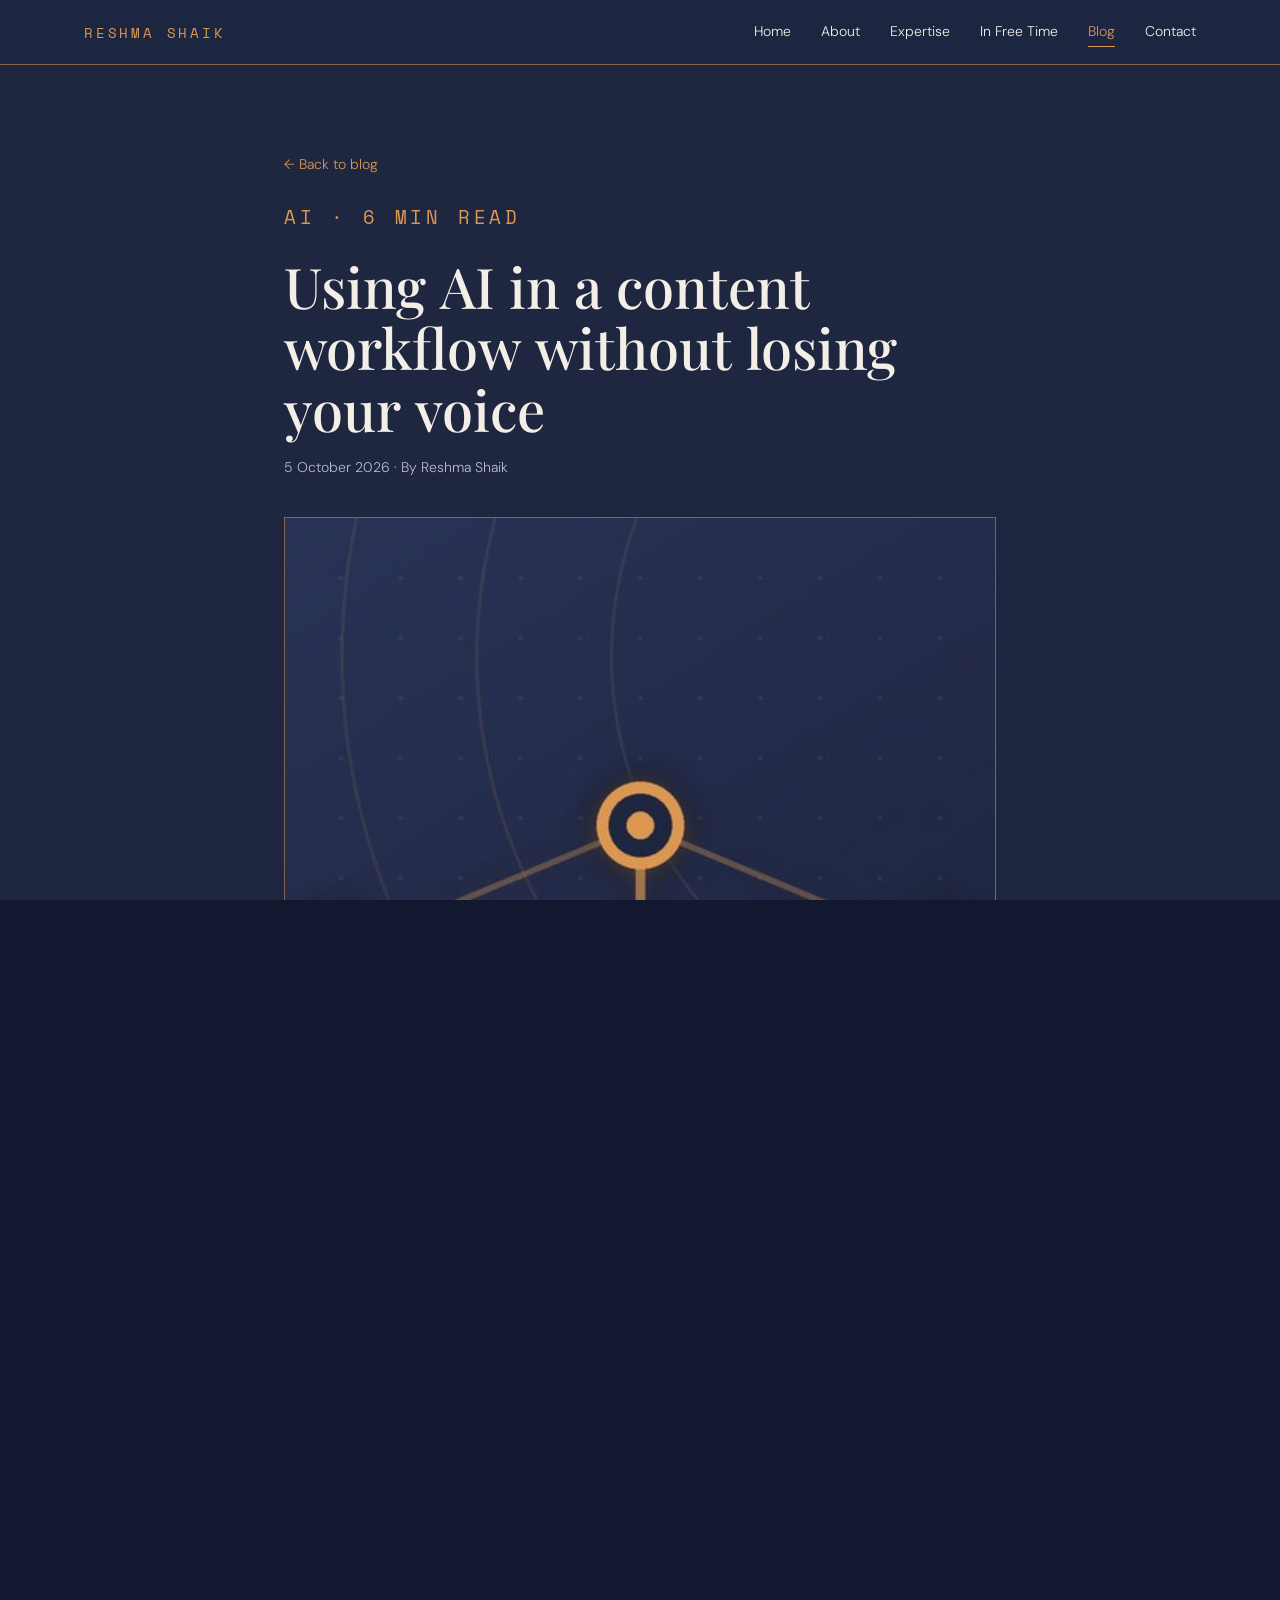
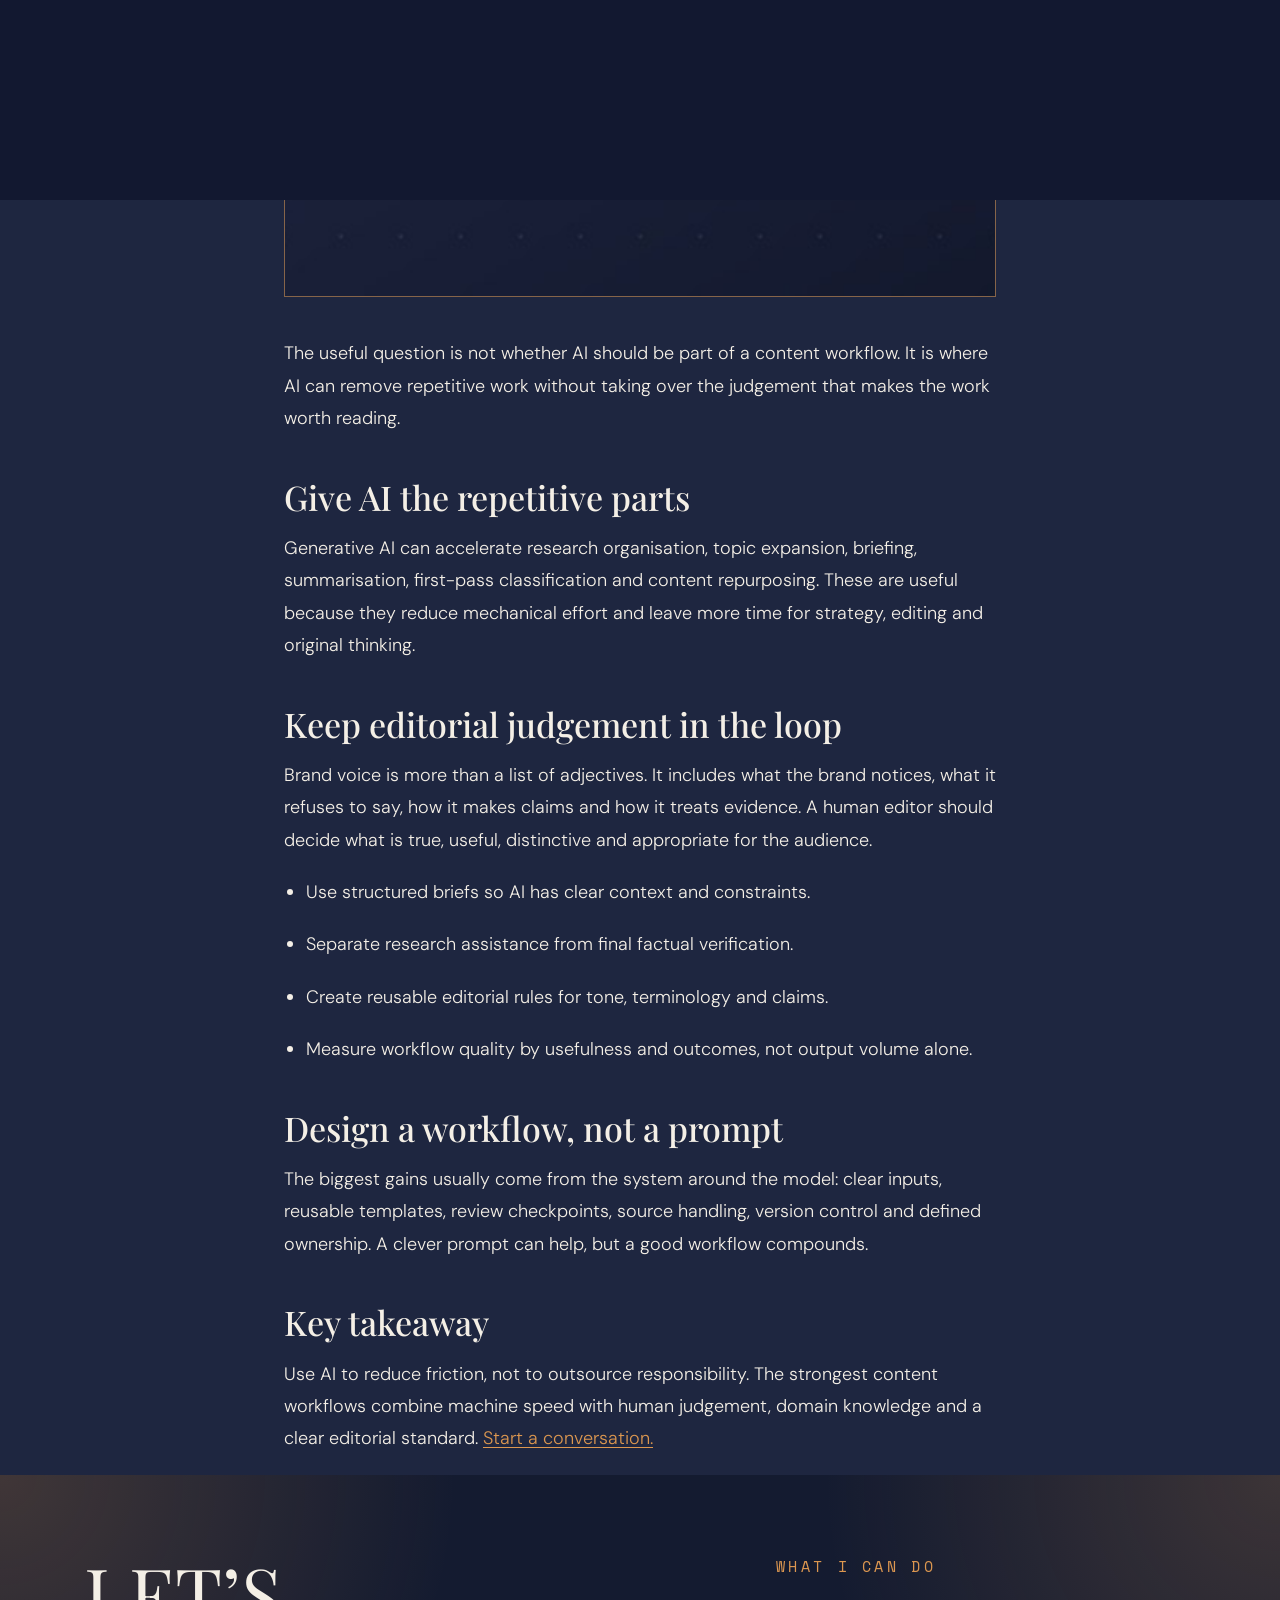
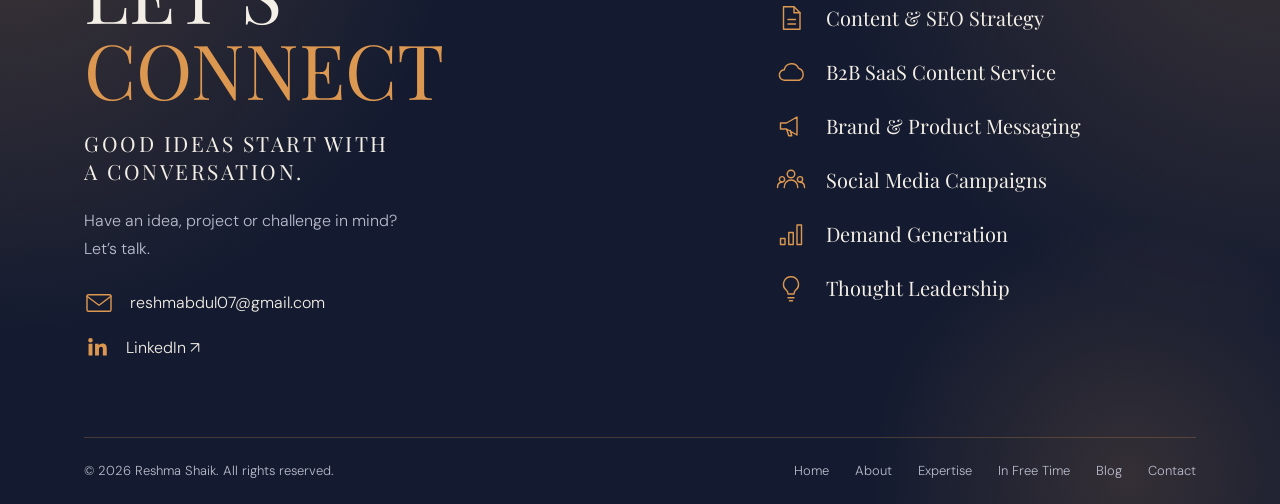
<file: ai-content-workflow.html>
<!DOCTYPE html><html lang="en"><head><meta charset="utf-8"/><meta content="width=device-width, initial-scale=1" name="viewport"/>
<title>Using AI in a Content Workflow Without Losing Your Voice | Reshma Shaik</title>
<meta content="How to use generative AI for research, ideation and content operations while keeping editorial judgement, brand voice and quality control human." name="description"/>
<meta content="Reshma Shaik" name="author"/>
<meta content="index, follow, max-image-preview:large" name="robots"/><!-- TEMPLATE: change to "index, follow" on a real post -->
<meta content="#1e2640" name="theme-color"/>
<link href="https://reshmashaik02.github.io/reshmashaik.github.io/ai-content-workflow.html" rel="canonical"/>
<link href="data:image/svg+xml,%3Csvg xmlns='http://www.w3.org/2000/svg' viewBox='0 0 64 64'%3E%3Crect width='64' height='64' fill='%231e2640'/%3E%3Ctext x='32' y='43' font-family='Georgia,serif' font-size='30' text-anchor='middle' fill='%23dc9750'%3ERS%3C/text%3E%3C/svg%3E" rel="icon"/>
<meta content="article" property="og:type"/>
<meta content="Reshma Shaik" property="og:site_name"/>
<meta content="Using AI in a Content Workflow Without Losing Your Voice | Reshma Shaik" property="og:title"/>
<meta content="How to use generative AI for research, ideation and content operations while keeping editorial judgement, brand voice and quality control human." property="og:description"/>
<meta content="https://reshmashaik02.github.io/reshmashaik.github.io/ai-content-workflow.html" property="og:url"/>
<meta content="https://reshmashaik02.github.io/reshmashaik.github.io/assets/blog-ai-workflow.jpg?v=10" property="og:image"/>
<meta content="1200" property="og:image:width"/><meta content="630" property="og:image:height"/>
<meta content="Reshma Shaik, Content Marketing Lead and AI Specialist" property="og:image:alt"/>
<meta content="summary_large_image" name="twitter:card"/>
<meta content="Using AI in a Content Workflow Without Losing Your Voice | Reshma Shaik" name="twitter:title"/>
<meta content="How to use generative AI for research, ideation and content operations while keeping editorial judgement, brand voice and quality control human." name="twitter:description"/>
<meta content="https://reshmashaik02.github.io/reshmashaik.github.io/assets/blog-ai-workflow.jpg?v=10" name="twitter:image"/>
<script type="application/ld+json">{"@context": "https://schema.org", "@graph": [{"@type": "Person", "@id": "https://reshmashaik02.github.io/reshmashaik.github.io/#reshma", "name": "Reshma Shaik", "jobTitle": "Content Marketing Lead and AI Specialist", "url": "https://reshmashaik02.github.io/reshmashaik.github.io/", "image": "https://reshmashaik02.github.io/reshmashaik.github.io/assets/hero.jpg?v=9", "email": "mailto:reshmabdul07@gmail.com", "sameAs": ["https://linkedin.com/in/sheikh-reshma-a-91604a18b"], "worksFor": {"@type": "Organization", "name": "Varun Digital Media"}, "address": {"@type": "PostalAddress", "addressLocality": "Hyderabad", "addressRegion": "Telangana", "addressCountry": "IN"}, "alumniOf": {"@type": "CollegeOrUniversity", "name": "Priyadarshini College of Engineering & Technology"}, "knowsAbout": ["Content strategy", "SEO", "AI SEO", "AEO", "GEO", "B2B SaaS marketing", "GTM", "Demand generation", "Social media marketing", "Generative AI", "LLM applications"]}, {"@type": "WebSite", "@id": "https://reshmashaik02.github.io/reshmashaik.github.io/#site", "url": "https://reshmashaik02.github.io/reshmashaik.github.io/", "name": "Reshma Shaik", "description": "Content Marketing Lead and AI Specialist with 7+ years in B2B SaaS content strategy, SEO, AEO, GEO, GTM and demand generation.", "publisher": {"@id": "https://reshmashaik02.github.io/reshmashaik.github.io/#reshma"}}, {"@type": "Article", "@id": "https://reshmashaik02.github.io/reshmashaik.github.io/ai-content-workflow.html#article", "url": "https://reshmashaik02.github.io/reshmashaik.github.io/ai-content-workflow.html", "headline": "Using AI in a content workflow without losing your voice", "description": "How to use generative AI for research, ideation and content operations while keeping editorial judgement, brand voice and quality control human.", "image": "https://reshmashaik02.github.io/reshmashaik.github.io/assets/blog-ai-workflow.jpg?v=10", "datePublished": "2026-10-05", "dateModified": "2026-10-05", "author": {"@id": "https://reshmashaik02.github.io/reshmashaik.github.io/#reshma"}, "publisher": {"@id": "https://reshmashaik02.github.io/reshmashaik.github.io/#reshma"}, "mainEntityOfPage": {"@type": "WebPage", "@id": "https://reshmashaik02.github.io/reshmashaik.github.io/ai-content-workflow.html"}}, {"@type": "BreadcrumbList", "itemListElement": [{"@type": "ListItem", "position": 1, "name": "Home", "item": "https://reshmashaik02.github.io/reshmashaik.github.io/"}, {"@type": "ListItem", "position": 2, "name": "Blog", "item": "https://reshmashaik02.github.io/reshmashaik.github.io/blog.html"}, {"@type": "ListItem", "position": 3, "name": "Using AI in a content workflow without losing your voice", "item": "https://reshmashaik02.github.io/reshmashaik.github.io/ai-content-workflow.html"}]}]}</script>
<link href="https://fonts.googleapis.com" rel="preconnect"/><link crossorigin="" href="https://fonts.gstatic.com" rel="preconnect"/>
<link href="https://fonts.googleapis.com/css2?family=DM+Sans:wght@300;400;500&amp;family=Playfair+Display:ital,wght@0,400;0,500;0,600;1,400;1,500&amp;family=Space+Mono&amp;display=swap" rel="stylesheet"/>
<link href="assets/style.css?v=12" rel="stylesheet"/><script>(function(d){var c="js";try{if(!sessionStorage.getItem("rs")){c+=" intro";sessionStorage.setItem("rs","1")}}catch(e){}d.documentElement.className=c})(document)</script></head><body><a class="skip" href="#main">Skip to content</a>
<svg aria-hidden="true" height="0" style="position:absolute" width="0">
<symbol id="target" viewbox="0 0 40 40"><circle cx="18" cy="22" r="13"></circle><circle cx="18" cy="22" r="8"></circle><circle cx="18" cy="22" r="3"></circle><path d="M18 22 33 7M28 6l6 0 0 6"></path></symbol>
<symbol id="people" viewbox="0 0 40 40"><circle cx="20" cy="12" r="5"></circle><path d="M11 30c0-6 4-10 9-10s9 4 9 10"></path><circle cx="8" cy="19" r="3.5"></circle><circle cx="32" cy="19" r="3.5"></circle><path d="M2 30c0-4 2-7 6-7M38 30c0-4-2-7-6-7"></path></symbol>
<symbol id="bars" viewbox="0 0 40 40"><rect height="8" width="6" x="6" y="26"></rect><rect height="16" width="6" x="17" y="18"></rect><rect height="26" width="6" x="28" y="8"></rect></symbol>
<symbol id="search" viewbox="0 0 40 40"><circle cx="17" cy="17" r="10"></circle><path d="m25 25 10 10"></path></symbol>
<symbol id="route" viewbox="0 0 40 40"><path d="M6 32h8M20 32h6c5 0 5-8 0-8H14c-5 0-5-8 0-8h4"></path><path d="M30 6a6 6 0 0 1 6 6c0 5-6 10-6 10s-6-5-6-10a6 6 0 0 1 6-6z"></path><circle cx="30" cy="12" r="2"></circle></symbol>
<symbol id="doc" viewbox="0 0 40 40"><path d="M10 5h14l8 8v22H10z"></path><path d="M24 5v8h8M16 22h10M16 28h10"></path></symbol>
<symbol id="bulb" viewbox="0 0 40 40"><path d="M20 5a10 10 0 0 0-6 18c1 1 2 3 2 5h8c0-2 1-4 2-5a10 10 0 0 0-6-18zM16 33h8M18 37h4"></path></symbol>
<symbol id="pen" viewbox="0 0 40 40"><path d="m8 32 2-8L28 6l6 6-18 18zM24 10l6 6"></path></symbol>
<symbol id="compass" viewbox="0 0 40 40"><circle cx="20" cy="20" r="15"></circle><path d="M26 14l-4 9-9 3 4-9z"></path></symbol>
<symbol id="racket" viewbox="0 0 40 40"><ellipse cx="15" cy="15" rx="9" ry="11" transform="rotate(-35 15 15)"></ellipse><path d="M22 22l12 12M9 10l11 11M7 15l12 8"></path></symbol>
<symbol id="book" viewbox="0 0 40 40"><path d="M5 9c5-2 10-1 15 3 5-4 10-5 15-3v22c-5-2-10-1-15 3-5-4-10-5-15-3z"></path><path d="M20 12v22"></path></symbol>
<symbol id="camera" viewbox="0 0 40 40"><rect height="22" rx="3" width="32" x="4" y="12"></rect><circle cx="20" cy="23" r="7"></circle><path d="M13 12l2-4h10l2 4"></path></symbol>
<symbol id="cloud" viewbox="0 0 40 40"><path d="M12 31a7 7 0 0 1-1-14 10 10 0 0 1 19-2 8.500 8.500 0 0 1 1 16z"></path></symbol>
<symbol id="mail" viewbox="0 0 40 40"><rect height="22" rx="2" width="32" x="4" y="9"></rect><path d="m4 11 16 12 16-12"></path></symbol>
<symbol id="in" viewbox="0 0 40 40"><path d="M7 15h6v18H7zM10 6a3.500 3.500 0 1 1 0 7 3.500 3.500 0 0 1 0-7zM17 15h5.500v2.600c1.200-2 3.400-3.100 6-3.100 5.200 0 6.500 3.300 6.500 8V33h-6V23.500c0-2.200-.4-4-2.800-4s-3.200 1.800-3.200 4V33h-6z"></path></symbol>
<symbol id="mega" viewbox="0 0 40 40"><path d="M6 16h8l14-8v24l-14-8H6zM14 24l3 9h4l-2-7"></path></symbol>
</svg>
<header><div class="wrap"><nav aria-label="Main"><a class="logo" href="index.html">RESHMA SHAIK</a>
<button aria-label="Menu" class="burger" onclick="document.getElementById('menu').classList.toggle('open')">☰</button>
<ul id="menu"><li><a href="index.html">Home</a></li><li><a href="about.html">About</a></li><li><a href="expertise.html">Expertise</a></li><li><a href="free-time.html">In Free Time</a></li><li><a aria-current="page" class="on" href="blog.html">Blog</a></li><li><a href="contact.html">Contact</a></li></ul></nav></div></header>
<main id="main"><article class="art"><div class="wrap">
<a class="back" href="blog.html">← Back to blog</a>
<div class="eyebrow">AI · 6 min read</div>
<h1>Using AI in a content workflow without losing your voice</h1>
<p class="meta"><time datetime="2026-10-05">5 October 2026</time> · By Reshma Shaik</p><img alt="Illustration of an AI-assisted content workflow" class="article-cover" decoding="async" height="1380" loading="eager" src="assets/blog-ai-workflow.jpg?v=10" width="1200"/>
<div class="post-body"><p>The useful question is not whether AI should be part of a content workflow. It is where AI can remove repetitive work without taking over the judgement that makes the work worth reading.</p><h2>Give AI the repetitive parts</h2><p>Generative AI can accelerate research organisation, topic expansion, briefing, summarisation, first-pass classification and content repurposing. These are useful because they reduce mechanical effort and leave more time for strategy, editing and original thinking.</p><h2>Keep editorial judgement in the loop</h2><p>Brand voice is more than a list of adjectives. It includes what the brand notices, what it refuses to say, how it makes claims and how it treats evidence. A human editor should decide what is true, useful, distinctive and appropriate for the audience.</p><ul><li>Use structured briefs so AI has clear context and constraints.</li><li>Separate research assistance from final factual verification.</li><li>Create reusable editorial rules for tone, terminology and claims.</li><li>Measure workflow quality by usefulness and outcomes, not output volume alone.</li></ul><h2>Design a workflow, not a prompt</h2><p>The biggest gains usually come from the system around the model: clear inputs, reusable templates, review checkpoints, source handling, version control and defined ownership. A clever prompt can help, but a good workflow compounds.</p><h2>Key takeaway</h2><p>Use AI to reduce friction, not to outsource responsibility. The strongest content workflows combine machine speed with human judgement, domain knowledge and a clear editorial standard. <a href="contact.html">Start a conversation.</a></p></div></div></article></main>
<footer class="ft"><div class="wrap"><div class="ft-main">
<div class="ft-l"><h2>LET’S<br/><span>CONNECT</span></h2>
<p class="ft-tag">Good ideas start with<br/>a conversation.</p>
<p class="ft-p">Have an idea, project or challenge in mind?<br/>Let’s talk.</p>
<a class="ft-a" href="mailto:reshmabdul07@gmail.com"><svg class="i"><use href="#mail"></use></svg><span>reshmabdul07@gmail.com</span></a>
<a class="ft-a" href="https://linkedin.com/in/sheikh-reshma-a-91604a18b" rel="noopener noreferrer" target="_blank"><svg class="fi"><use href="#in"></use></svg><span>LinkedIn ↗</span></a></div>
<div class="ft-r"><h4>What I can do</h4><ul><li><a href="expertise.html#content-strategy"><svg class="i"><use href="#doc"></use></svg><span>Content &amp; SEO Strategy</span></a></li><li><a href="expertise.html#b2b-saas"><svg class="i"><use href="#cloud"></use></svg><span>B2B SaaS Content Service</span></a></li><li><a href="expertise.html#content-strategy"><svg class="i"><use href="#mega"></use></svg><span>Brand &amp; Product Messaging</span></a></li><li><a href="expertise.html#social-marketing"><svg class="i"><use href="#people"></use></svg><span>Social Media Campaigns</span></a></li><li><a href="expertise.html#gtm-demand"><svg class="i"><use href="#bars"></use></svg><span>Demand Generation</span></a></li><li><a href="expertise.html#content-strategy"><svg class="i"><use href="#bulb"></use></svg><span>Thought Leadership</span></a></li></ul></div>
</div><div class="ft-bot"><span>© <span id="yr"></span> Reshma Shaik. All rights reserved.</span><ul><li><a href="index.html">Home</a></li><li><a href="about.html">About</a></li><li><a href="expertise.html">Expertise</a></li><li><a href="free-time.html">In Free Time</a></li><li><a href="blog.html">Blog</a></li><li><a href="contact.html">Contact</a></li></ul></div></div></footer>
<script src="assets/main.js?v=12"></script></body></html>
</file>
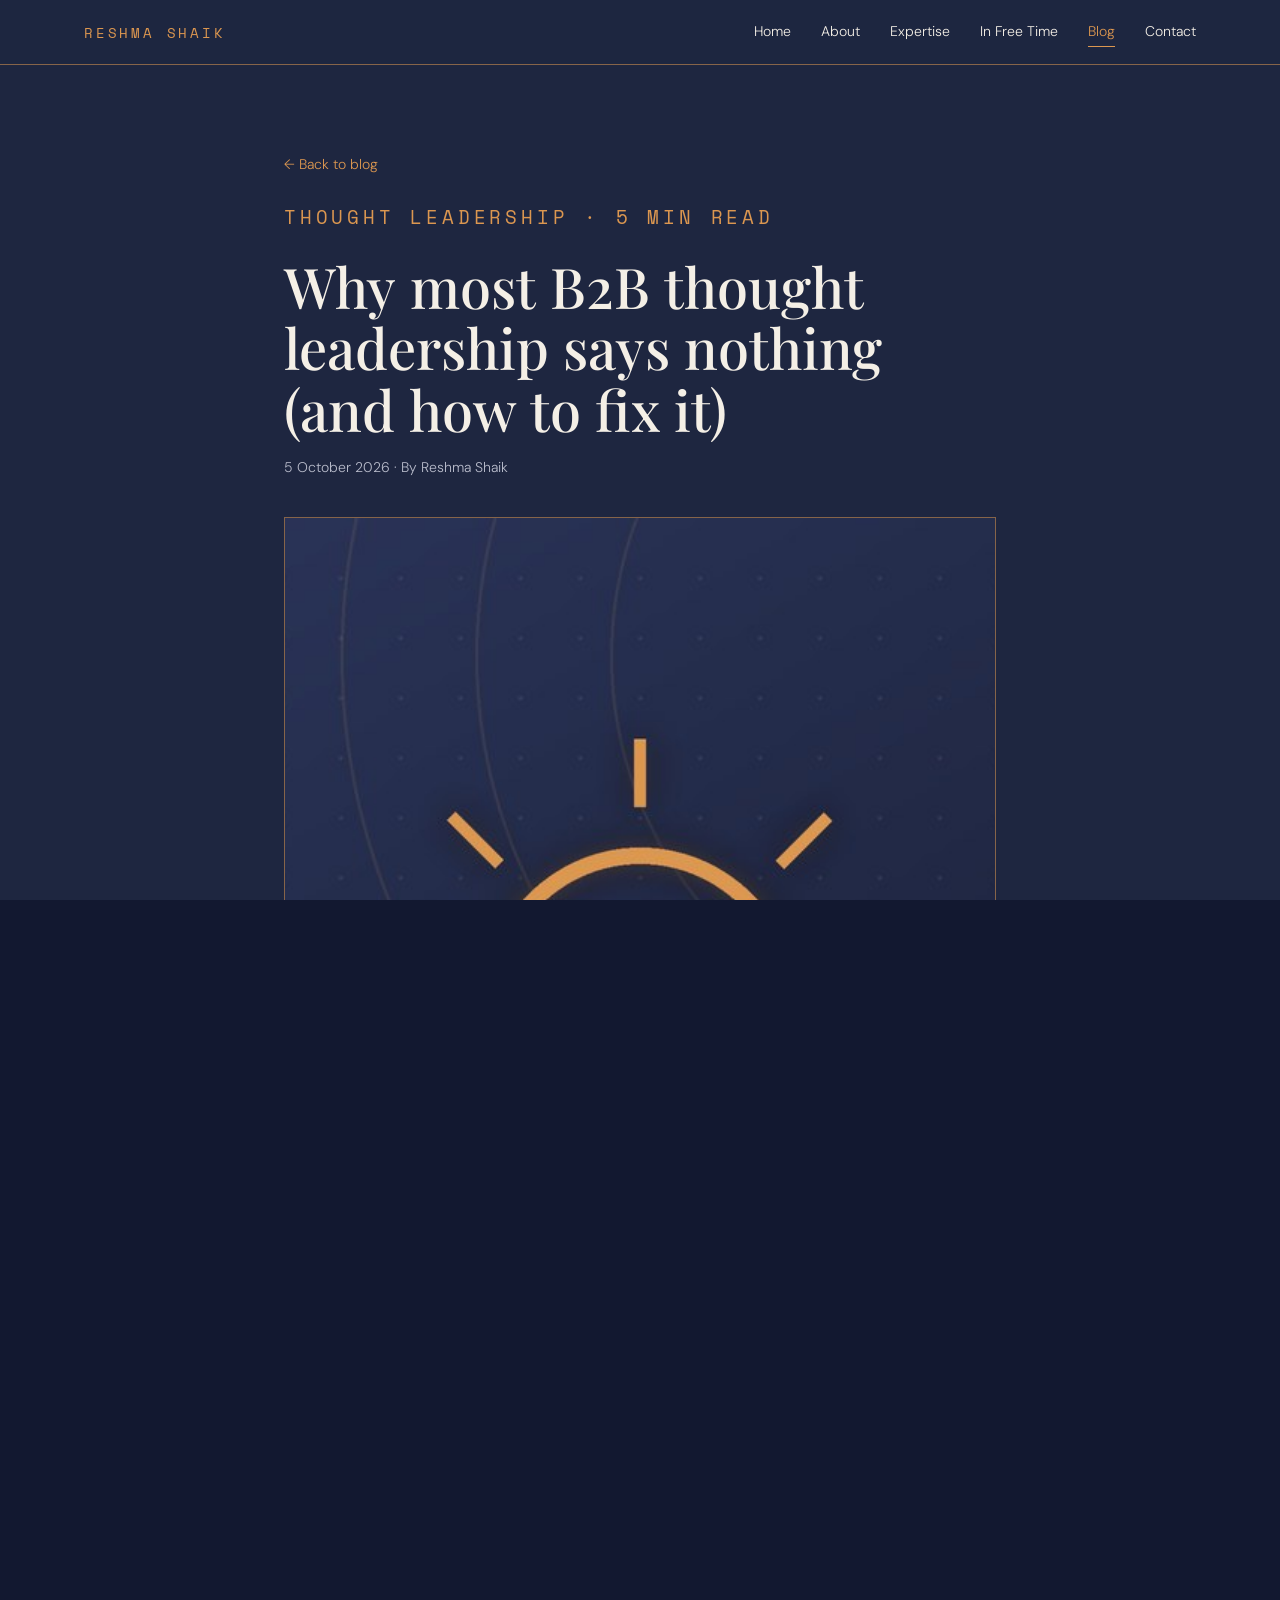
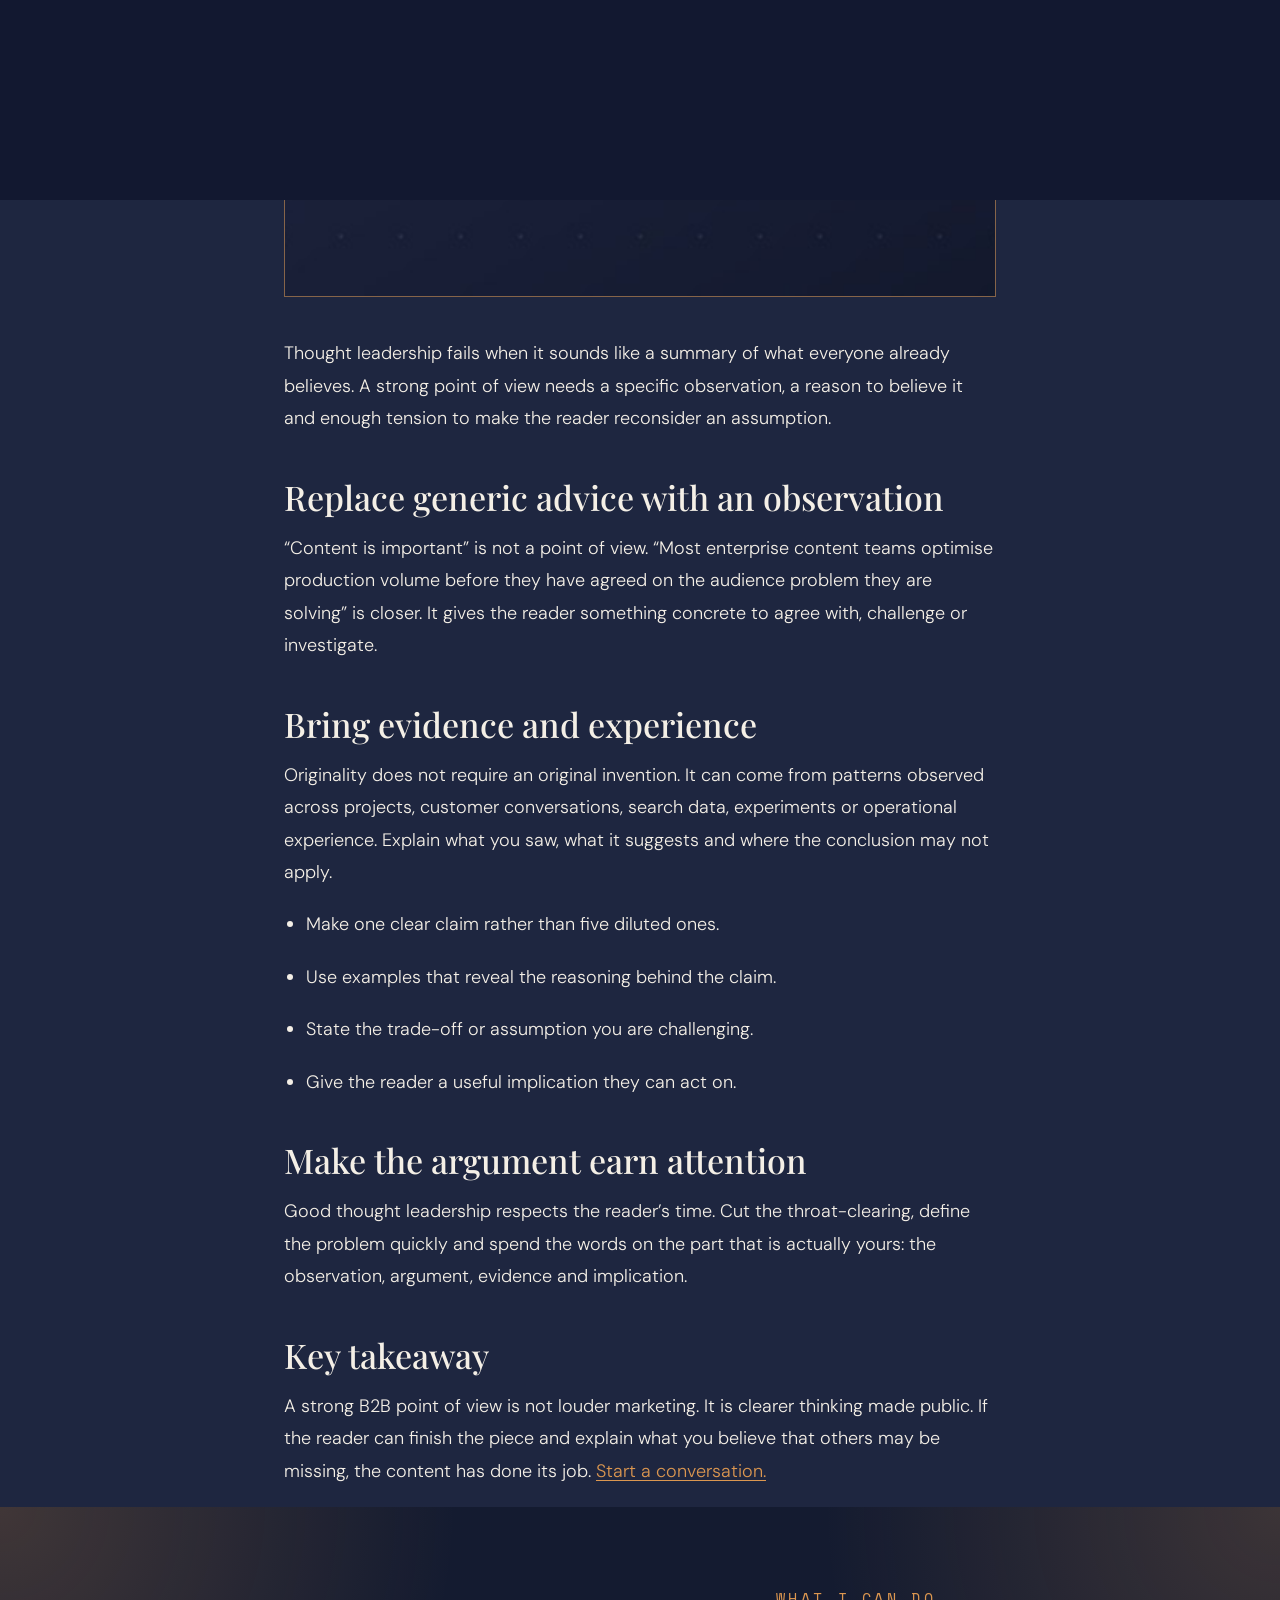
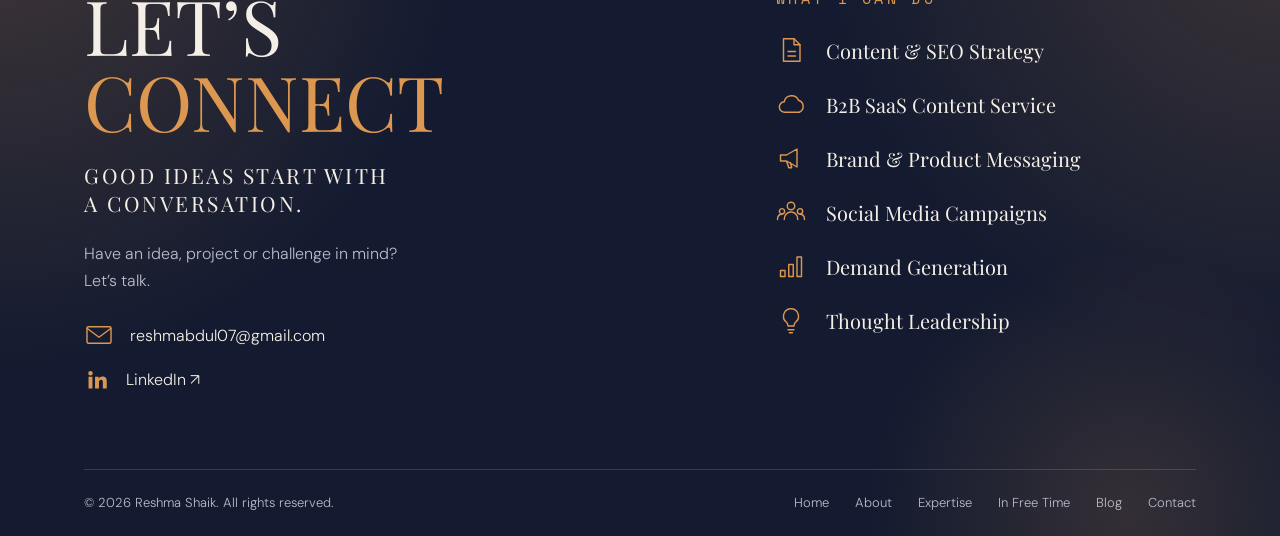
<file: b2b-thought-leadership.html>
<!DOCTYPE html><html lang="en"><head><meta charset="utf-8"/><meta content="width=device-width, initial-scale=1" name="viewport"/>
<title>Why Most B2B Thought Leadership Says Nothing | Reshma Shaik</title>
<meta content="Why B2B thought leadership becomes generic, and how to build a sharper point of view with evidence, experience and useful tension." name="description"/>
<meta content="Reshma Shaik" name="author"/>
<meta content="index, follow, max-image-preview:large" name="robots"/><!-- TEMPLATE: change to "index, follow" on a real post -->
<meta content="#1e2640" name="theme-color"/>
<link href="https://reshmashaik02.github.io/reshmashaik.github.io/b2b-thought-leadership.html" rel="canonical"/>
<link href="data:image/svg+xml,%3Csvg xmlns='http://www.w3.org/2000/svg' viewBox='0 0 64 64'%3E%3Crect width='64' height='64' fill='%231e2640'/%3E%3Ctext x='32' y='43' font-family='Georgia,serif' font-size='30' text-anchor='middle' fill='%23dc9750'%3ERS%3C/text%3E%3C/svg%3E" rel="icon"/>
<meta content="article" property="og:type"/>
<meta content="Reshma Shaik" property="og:site_name"/>
<meta content="Why Most B2B Thought Leadership Says Nothing | Reshma Shaik" property="og:title"/>
<meta content="Why B2B thought leadership becomes generic, and how to build a sharper point of view with evidence, experience and useful tension." property="og:description"/>
<meta content="https://reshmashaik02.github.io/reshmashaik.github.io/b2b-thought-leadership.html" property="og:url"/>
<meta content="https://reshmashaik02.github.io/reshmashaik.github.io/assets/blog-thought-leadership.jpg?v=10" property="og:image"/>
<meta content="1200" property="og:image:width"/><meta content="630" property="og:image:height"/>
<meta content="Reshma Shaik, Content Marketing Lead and AI Specialist" property="og:image:alt"/>
<meta content="summary_large_image" name="twitter:card"/>
<meta content="Why Most B2B Thought Leadership Says Nothing | Reshma Shaik" name="twitter:title"/>
<meta content="Why B2B thought leadership becomes generic, and how to build a sharper point of view with evidence, experience and useful tension." name="twitter:description"/>
<meta content="https://reshmashaik02.github.io/reshmashaik.github.io/assets/blog-thought-leadership.jpg?v=10" name="twitter:image"/>
<script type="application/ld+json">{"@context": "https://schema.org", "@graph": [{"@type": "Person", "@id": "https://reshmashaik02.github.io/reshmashaik.github.io/#reshma", "name": "Reshma Shaik", "jobTitle": "Content Marketing Lead and AI Specialist", "url": "https://reshmashaik02.github.io/reshmashaik.github.io/", "image": "https://reshmashaik02.github.io/reshmashaik.github.io/assets/hero.jpg?v=9", "email": "mailto:reshmabdul07@gmail.com", "sameAs": ["https://linkedin.com/in/sheikh-reshma-a-91604a18b"], "worksFor": {"@type": "Organization", "name": "Varun Digital Media"}, "address": {"@type": "PostalAddress", "addressLocality": "Hyderabad", "addressRegion": "Telangana", "addressCountry": "IN"}, "alumniOf": {"@type": "CollegeOrUniversity", "name": "Priyadarshini College of Engineering & Technology"}, "knowsAbout": ["Content strategy", "SEO", "AI SEO", "AEO", "GEO", "B2B SaaS marketing", "GTM", "Demand generation", "Social media marketing", "Generative AI", "LLM applications"]}, {"@type": "WebSite", "@id": "https://reshmashaik02.github.io/reshmashaik.github.io/#site", "url": "https://reshmashaik02.github.io/reshmashaik.github.io/", "name": "Reshma Shaik", "description": "Content Marketing Lead and AI Specialist with 7+ years in B2B SaaS content strategy, SEO, AEO, GEO, GTM and demand generation.", "publisher": {"@id": "https://reshmashaik02.github.io/reshmashaik.github.io/#reshma"}}, {"@type": "Article", "@id": "https://reshmashaik02.github.io/reshmashaik.github.io/b2b-thought-leadership.html#article", "url": "https://reshmashaik02.github.io/reshmashaik.github.io/b2b-thought-leadership.html", "headline": "Why most B2B thought leadership says nothing (and how to fix it)", "description": "Why B2B thought leadership becomes generic, and how to build a sharper point of view with evidence, experience and useful tension.", "image": "https://reshmashaik02.github.io/reshmashaik.github.io/assets/blog-thought-leadership.jpg?v=10", "datePublished": "2026-10-05", "dateModified": "2026-10-05", "author": {"@id": "https://reshmashaik02.github.io/reshmashaik.github.io/#reshma"}, "publisher": {"@id": "https://reshmashaik02.github.io/reshmashaik.github.io/#reshma"}, "mainEntityOfPage": {"@type": "WebPage", "@id": "https://reshmashaik02.github.io/reshmashaik.github.io/b2b-thought-leadership.html"}}, {"@type": "BreadcrumbList", "itemListElement": [{"@type": "ListItem", "position": 1, "name": "Home", "item": "https://reshmashaik02.github.io/reshmashaik.github.io/"}, {"@type": "ListItem", "position": 2, "name": "Blog", "item": "https://reshmashaik02.github.io/reshmashaik.github.io/blog.html"}, {"@type": "ListItem", "position": 3, "name": "Why most B2B thought leadership says nothing (and how to fix it)", "item": "https://reshmashaik02.github.io/reshmashaik.github.io/b2b-thought-leadership.html"}]}]}</script>
<link href="https://fonts.googleapis.com" rel="preconnect"/><link crossorigin="" href="https://fonts.gstatic.com" rel="preconnect"/>
<link href="https://fonts.googleapis.com/css2?family=DM+Sans:wght@300;400;500&amp;family=Playfair+Display:ital,wght@0,400;0,500;0,600;1,400;1,500&amp;family=Space+Mono&amp;display=swap" rel="stylesheet"/>
<link href="assets/style.css?v=12" rel="stylesheet"/><script>(function(d){var c="js";try{if(!sessionStorage.getItem("rs")){c+=" intro";sessionStorage.setItem("rs","1")}}catch(e){}d.documentElement.className=c})(document)</script></head><body><a class="skip" href="#main">Skip to content</a>
<svg aria-hidden="true" height="0" style="position:absolute" width="0">
<symbol id="target" viewbox="0 0 40 40"><circle cx="18" cy="22" r="13"></circle><circle cx="18" cy="22" r="8"></circle><circle cx="18" cy="22" r="3"></circle><path d="M18 22 33 7M28 6l6 0 0 6"></path></symbol>
<symbol id="people" viewbox="0 0 40 40"><circle cx="20" cy="12" r="5"></circle><path d="M11 30c0-6 4-10 9-10s9 4 9 10"></path><circle cx="8" cy="19" r="3.5"></circle><circle cx="32" cy="19" r="3.5"></circle><path d="M2 30c0-4 2-7 6-7M38 30c0-4-2-7-6-7"></path></symbol>
<symbol id="bars" viewbox="0 0 40 40"><rect height="8" width="6" x="6" y="26"></rect><rect height="16" width="6" x="17" y="18"></rect><rect height="26" width="6" x="28" y="8"></rect></symbol>
<symbol id="search" viewbox="0 0 40 40"><circle cx="17" cy="17" r="10"></circle><path d="m25 25 10 10"></path></symbol>
<symbol id="route" viewbox="0 0 40 40"><path d="M6 32h8M20 32h6c5 0 5-8 0-8H14c-5 0-5-8 0-8h4"></path><path d="M30 6a6 6 0 0 1 6 6c0 5-6 10-6 10s-6-5-6-10a6 6 0 0 1 6-6z"></path><circle cx="30" cy="12" r="2"></circle></symbol>
<symbol id="doc" viewbox="0 0 40 40"><path d="M10 5h14l8 8v22H10z"></path><path d="M24 5v8h8M16 22h10M16 28h10"></path></symbol>
<symbol id="bulb" viewbox="0 0 40 40"><path d="M20 5a10 10 0 0 0-6 18c1 1 2 3 2 5h8c0-2 1-4 2-5a10 10 0 0 0-6-18zM16 33h8M18 37h4"></path></symbol>
<symbol id="pen" viewbox="0 0 40 40"><path d="m8 32 2-8L28 6l6 6-18 18zM24 10l6 6"></path></symbol>
<symbol id="compass" viewbox="0 0 40 40"><circle cx="20" cy="20" r="15"></circle><path d="M26 14l-4 9-9 3 4-9z"></path></symbol>
<symbol id="racket" viewbox="0 0 40 40"><ellipse cx="15" cy="15" rx="9" ry="11" transform="rotate(-35 15 15)"></ellipse><path d="M22 22l12 12M9 10l11 11M7 15l12 8"></path></symbol>
<symbol id="book" viewbox="0 0 40 40"><path d="M5 9c5-2 10-1 15 3 5-4 10-5 15-3v22c-5-2-10-1-15 3-5-4-10-5-15-3z"></path><path d="M20 12v22"></path></symbol>
<symbol id="camera" viewbox="0 0 40 40"><rect height="22" rx="3" width="32" x="4" y="12"></rect><circle cx="20" cy="23" r="7"></circle><path d="M13 12l2-4h10l2 4"></path></symbol>
<symbol id="cloud" viewbox="0 0 40 40"><path d="M12 31a7 7 0 0 1-1-14 10 10 0 0 1 19-2 8.500 8.500 0 0 1 1 16z"></path></symbol>
<symbol id="mail" viewbox="0 0 40 40"><rect height="22" rx="2" width="32" x="4" y="9"></rect><path d="m4 11 16 12 16-12"></path></symbol>
<symbol id="in" viewbox="0 0 40 40"><path d="M7 15h6v18H7zM10 6a3.500 3.500 0 1 1 0 7 3.500 3.500 0 0 1 0-7zM17 15h5.500v2.600c1.200-2 3.400-3.100 6-3.100 5.200 0 6.500 3.300 6.500 8V33h-6V23.500c0-2.200-.4-4-2.800-4s-3.200 1.800-3.200 4V33h-6z"></path></symbol>
<symbol id="mega" viewbox="0 0 40 40"><path d="M6 16h8l14-8v24l-14-8H6zM14 24l3 9h4l-2-7"></path></symbol>
</svg>
<header><div class="wrap"><nav aria-label="Main"><a class="logo" href="index.html">RESHMA SHAIK</a>
<button aria-label="Menu" class="burger" onclick="document.getElementById('menu').classList.toggle('open')">☰</button>
<ul id="menu"><li><a href="index.html">Home</a></li><li><a href="about.html">About</a></li><li><a href="expertise.html">Expertise</a></li><li><a href="free-time.html">In Free Time</a></li><li><a aria-current="page" class="on" href="blog.html">Blog</a></li><li><a href="contact.html">Contact</a></li></ul></nav></div></header>
<main id="main"><article class="art"><div class="wrap">
<a class="back" href="blog.html">← Back to blog</a>
<div class="eyebrow">Thought Leadership · 5 min read</div>
<h1>Why most B2B thought leadership says nothing (and how to fix it)</h1>
<p class="meta"><time datetime="2026-10-05">5 October 2026</time> · By Reshma Shaik</p><img alt="Illustration of a lightbulb representing original B2B thought leadership" class="article-cover" decoding="async" height="1380" loading="eager" src="assets/blog-thought-leadership.jpg?v=10" width="1200"/>
<div class="post-body"><p>Thought leadership fails when it sounds like a summary of what everyone already believes. A strong point of view needs a specific observation, a reason to believe it and enough tension to make the reader reconsider an assumption.</p><h2>Replace generic advice with an observation</h2><p>“Content is important” is not a point of view. “Most enterprise content teams optimise production volume before they have agreed on the audience problem they are solving” is closer. It gives the reader something concrete to agree with, challenge or investigate.</p><h2>Bring evidence and experience</h2><p>Originality does not require an original invention. It can come from patterns observed across projects, customer conversations, search data, experiments or operational experience. Explain what you saw, what it suggests and where the conclusion may not apply.</p><ul><li>Make one clear claim rather than five diluted ones.</li><li>Use examples that reveal the reasoning behind the claim.</li><li>State the trade-off or assumption you are challenging.</li><li>Give the reader a useful implication they can act on.</li></ul><h2>Make the argument earn attention</h2><p>Good thought leadership respects the reader’s time. Cut the throat-clearing, define the problem quickly and spend the words on the part that is actually yours: the observation, argument, evidence and implication.</p><h2>Key takeaway</h2><p>A strong B2B point of view is not louder marketing. It is clearer thinking made public. If the reader can finish the piece and explain what you believe that others may be missing, the content has done its job. <a href="contact.html">Start a conversation.</a></p></div></div></article></main>
<footer class="ft"><div class="wrap"><div class="ft-main">
<div class="ft-l"><h2>LET’S<br/><span>CONNECT</span></h2>
<p class="ft-tag">Good ideas start with<br/>a conversation.</p>
<p class="ft-p">Have an idea, project or challenge in mind?<br/>Let’s talk.</p>
<a class="ft-a" href="mailto:reshmabdul07@gmail.com"><svg class="i"><use href="#mail"></use></svg><span>reshmabdul07@gmail.com</span></a>
<a class="ft-a" href="https://linkedin.com/in/sheikh-reshma-a-91604a18b" rel="noopener noreferrer" target="_blank"><svg class="fi"><use href="#in"></use></svg><span>LinkedIn ↗</span></a></div>
<div class="ft-r"><h4>What I can do</h4><ul><li><a href="expertise.html#content-strategy"><svg class="i"><use href="#doc"></use></svg><span>Content &amp; SEO Strategy</span></a></li><li><a href="expertise.html#b2b-saas"><svg class="i"><use href="#cloud"></use></svg><span>B2B SaaS Content Service</span></a></li><li><a href="expertise.html#content-strategy"><svg class="i"><use href="#mega"></use></svg><span>Brand &amp; Product Messaging</span></a></li><li><a href="expertise.html#social-marketing"><svg class="i"><use href="#people"></use></svg><span>Social Media Campaigns</span></a></li><li><a href="expertise.html#gtm-demand"><svg class="i"><use href="#bars"></use></svg><span>Demand Generation</span></a></li><li><a href="expertise.html#content-strategy"><svg class="i"><use href="#bulb"></use></svg><span>Thought Leadership</span></a></li></ul></div>
</div><div class="ft-bot"><span>© <span id="yr"></span> Reshma Shaik. All rights reserved.</span><ul><li><a href="index.html">Home</a></li><li><a href="about.html">About</a></li><li><a href="expertise.html">Expertise</a></li><li><a href="free-time.html">In Free Time</a></li><li><a href="blog.html">Blog</a></li><li><a href="contact.html">Contact</a></li></ul></div></div></footer>
<script src="assets/main.js?v=12"></script></body></html>
</file>
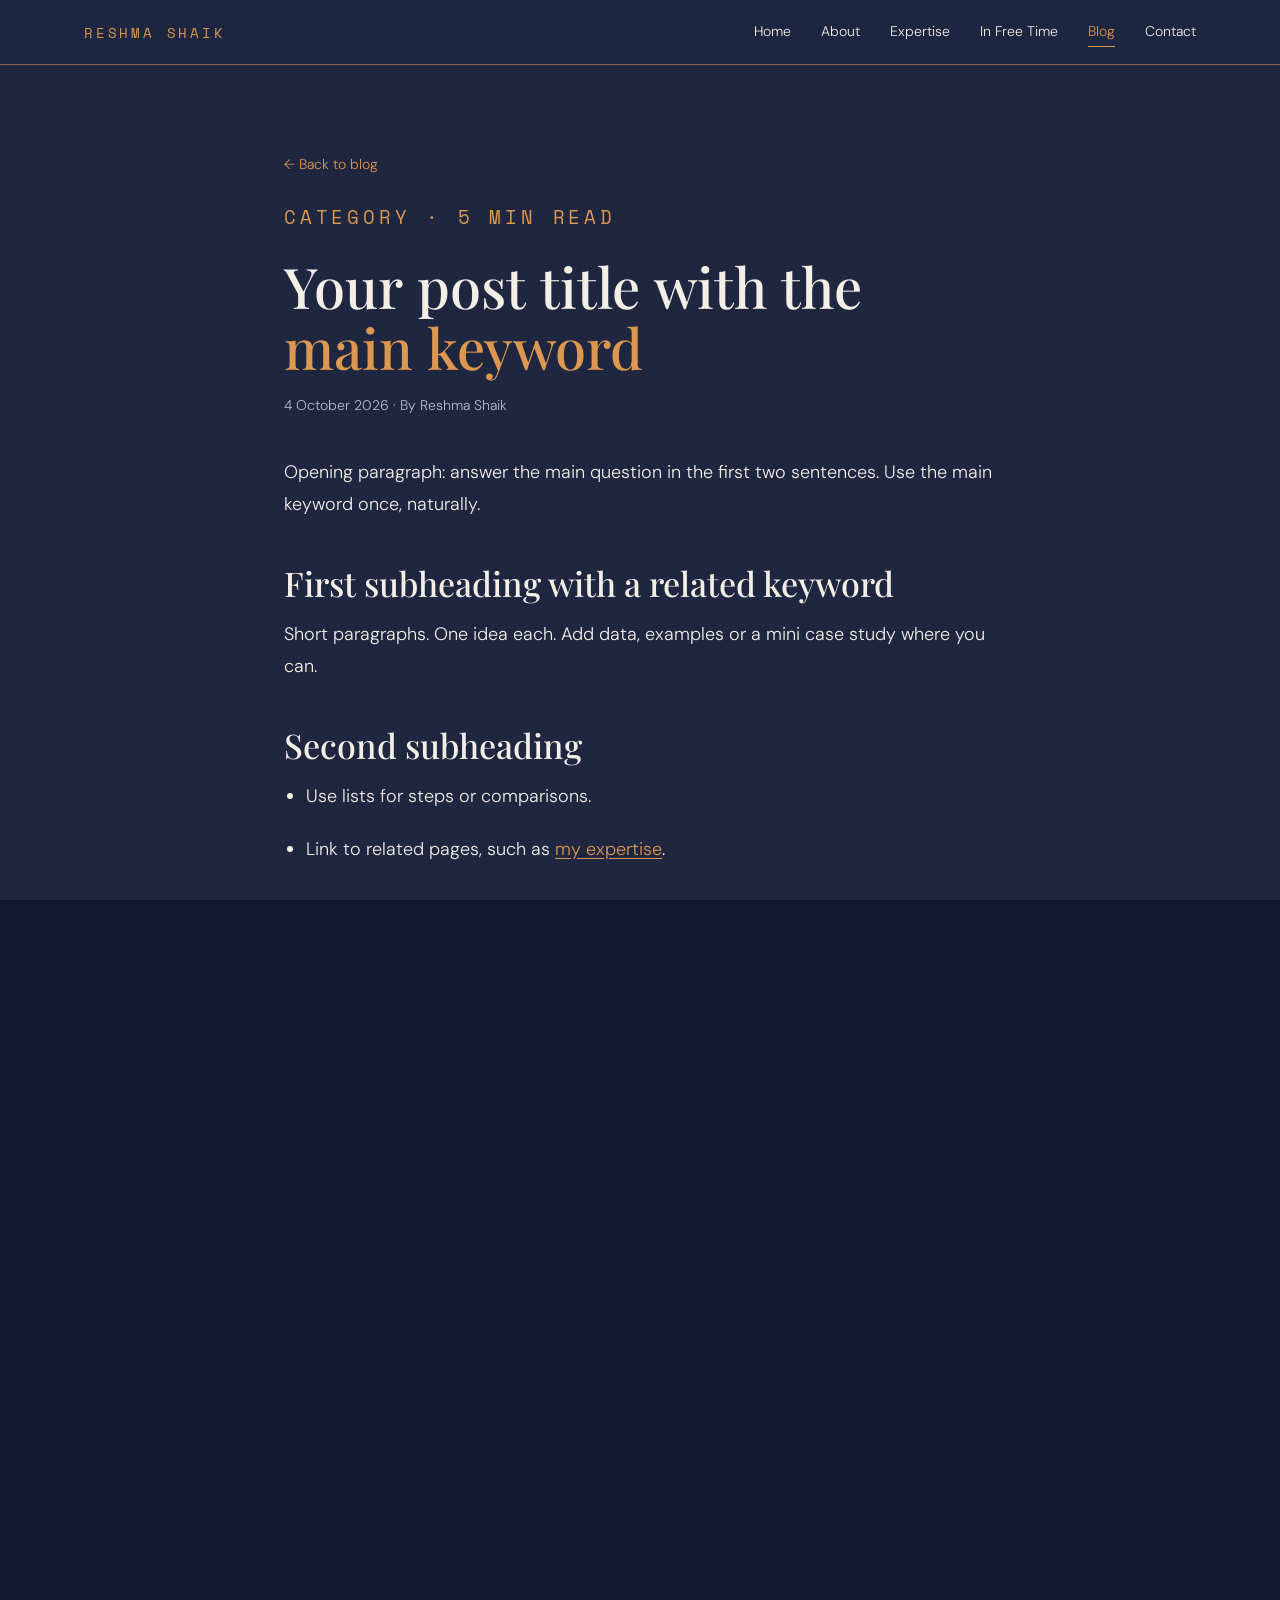
<file: blog-post-template.html>
<!DOCTYPE html><html lang="en"><head><meta charset="utf-8"><meta name="viewport" content="width=device-width, initial-scale=1">
<title>YOUR POST TITLE (50-60 characters) | Reshma Shaik</title>
<meta name="description" content="Write 140-155 characters that summarise the post and include the main keyword once.">
<meta name="author" content="Reshma Shaik">
<meta name="robots" content="noindex, nofollow"><!-- TEMPLATE: change to "index, follow" on a real post -->
<meta name="theme-color" content="#1e2640">
<link rel="canonical" href="https://reshmashaik02.github.io/reshmashaik.github.io/your-post-name.html">
<link rel="icon" href="data:image/svg+xml,%3Csvg xmlns='http://www.w3.org/2000/svg' viewBox='0 0 64 64'%3E%3Crect width='64' height='64' fill='%231e2640'/%3E%3Ctext x='32' y='43' font-family='Georgia,serif' font-size='30' text-anchor='middle' fill='%23dc9750'%3ERS%3C/text%3E%3C/svg%3E">
<meta property="og:type" content="article">
<meta property="og:site_name" content="Reshma Shaik">
<meta property="og:title" content="YOUR POST TITLE">
<meta property="og:description" content="Same as the meta description">
<meta property="og:url" content="https://reshmashaik02.github.io/reshmashaik.github.io/your-post-name.html">
<meta property="og:image" content="https://reshmashaik02.github.io/reshmashaik.github.io/assets/og.jpg">
<meta property="og:image:width" content="1200"><meta property="og:image:height" content="630">
<meta property="og:image:alt" content="Reshma Shaik, Content Marketing Lead and AI Specialist">
<meta name="twitter:card" content="summary_large_image">
<meta name="twitter:title" content="YOUR POST TITLE">
<meta name="twitter:description" content="Same as the meta description">
<meta name="twitter:image" content="https://reshmashaik02.github.io/reshmashaik.github.io/assets/og.jpg">
<script type="application/ld+json">{"@context":"https://schema.org","@type":"BlogPosting","headline":"YOUR POST TITLE","description":"Same as the meta description","image":"https://reshmashaik02.github.io/reshmashaik.github.io/assets/og.jpg","datePublished":"2026-10-04","dateModified":"2026-10-04","author":{"@type":"Person","name":"Reshma Shaik","url":"https://reshmashaik02.github.io/reshmashaik.github.io/"},"mainEntityOfPage":"https://reshmashaik02.github.io/reshmashaik.github.io/your-post-name.html"}</script>
<link rel="preconnect" href="https://fonts.googleapis.com"><link rel="preconnect" href="https://fonts.gstatic.com" crossorigin="">
<link href="https://fonts.googleapis.com/css2?family=DM+Sans:wght@300;400;500&amp;family=Playfair+Display:ital,wght@0,400;0,500;0,600;1,400;1,500&amp;family=Space+Mono&amp;display=swap" rel="stylesheet">
<link rel="stylesheet" href="assets/style.css?v=12"><script>(function(d){var c="js";try{if(!sessionStorage.getItem("rs")){c+=" intro";sessionStorage.setItem("rs","1")}}catch(e){}d.documentElement.className=c})(document)</script></head><body><a class="skip" href="#main">Skip to content</a>
<svg width="0" height="0" style="position:absolute" aria-hidden="true">
<symbol id="target" viewBox="0 0 40 40"><circle cx="18" cy="22" r="13"></circle><circle cx="18" cy="22" r="8"></circle><circle cx="18" cy="22" r="3"></circle><path d="M18 22 33 7M28 6l6 0 0 6"></path></symbol>
<symbol id="people" viewBox="0 0 40 40"><circle cx="20" cy="12" r="5"></circle><path d="M11 30c0-6 4-10 9-10s9 4 9 10"></path><circle cx="8" cy="19" r="3.5"></circle><circle cx="32" cy="19" r="3.5"></circle><path d="M2 30c0-4 2-7 6-7M38 30c0-4-2-7-6-7"></path></symbol>
<symbol id="bars" viewBox="0 0 40 40"><rect x="6" y="26" width="6" height="8"></rect><rect x="17" y="18" width="6" height="16"></rect><rect x="28" y="8" width="6" height="26"></rect></symbol>
<symbol id="search" viewBox="0 0 40 40"><circle cx="17" cy="17" r="10"></circle><path d="m25 25 10 10"></path></symbol>
<symbol id="route" viewBox="0 0 40 40"><path d="M6 32h8M20 32h6c5 0 5-8 0-8H14c-5 0-5-8 0-8h4"></path><path d="M30 6a6 6 0 0 1 6 6c0 5-6 10-6 10s-6-5-6-10a6 6 0 0 1 6-6z"></path><circle cx="30" cy="12" r="2"></circle></symbol>
<symbol id="doc" viewBox="0 0 40 40"><path d="M10 5h14l8 8v22H10z"></path><path d="M24 5v8h8M16 22h10M16 28h10"></path></symbol>
<symbol id="bulb" viewBox="0 0 40 40"><path d="M20 5a10 10 0 0 0-6 18c1 1 2 3 2 5h8c0-2 1-4 2-5a10 10 0 0 0-6-18zM16 33h8M18 37h4"></path></symbol>
<symbol id="pen" viewBox="0 0 40 40"><path d="m8 32 2-8L28 6l6 6-18 18zM24 10l6 6"></path></symbol>
<symbol id="compass" viewBox="0 0 40 40"><circle cx="20" cy="20" r="15"></circle><path d="M26 14l-4 9-9 3 4-9z"></path></symbol>
<symbol id="racket" viewBox="0 0 40 40"><ellipse cx="15" cy="15" rx="9" ry="11" transform="rotate(-35 15 15)"></ellipse><path d="M22 22l12 12M9 10l11 11M7 15l12 8"></path></symbol>
<symbol id="book" viewBox="0 0 40 40"><path d="M5 9c5-2 10-1 15 3 5-4 10-5 15-3v22c-5-2-10-1-15 3-5-4-10-5-15-3z"></path><path d="M20 12v22"></path></symbol>
<symbol id="camera" viewBox="0 0 40 40"><rect x="4" y="12" width="32" height="22" rx="3"></rect><circle cx="20" cy="23" r="7"></circle><path d="M13 12l2-4h10l2 4"></path></symbol>
<symbol id="cloud" viewBox="0 0 40 40"><path d="M12 31a7 7 0 0 1-1-14 10 10 0 0 1 19-2 8.500 8.500 0 0 1 1 16z"/></symbol>
<symbol id="mail" viewBox="0 0 40 40"><rect x="4" y="9" width="32" height="22" rx="2"/><path d="m4 11 16 12 16-12"/></symbol>
<symbol id="in" viewBox="0 0 40 40"><path d="M7 15h6v18H7zM10 6a3.500 3.500 0 1 1 0 7 3.500 3.500 0 0 1 0-7zM17 15h5.500v2.600c1.200-2 3.400-3.100 6-3.100 5.200 0 6.500 3.300 6.500 8V33h-6V23.500c0-2.200-.4-4-2.800-4s-3.200 1.800-3.200 4V33h-6z"/></symbol>
<symbol id="mega" viewBox="0 0 40 40"><path d="M6 16h8l14-8v24l-14-8H6zM14 24l3 9h4l-2-7"></path></symbol>
</svg>
<header><div class="wrap"><nav aria-label="Main"><a href="index.html" class="logo">RESHMA SHAIK</a>
<button class="burger" aria-label="Menu" onclick="document.getElementById('menu').classList.toggle('open')">☰</button>
<ul id="menu"><li><a href="index.html">Home</a></li><li><a href="about.html">About</a></li><li><a href="expertise.html">Expertise</a></li><li><a href="free-time.html">In Free Time</a></li><li><a href="blog.html" class="on" aria-current="page">Blog</a></li><li><a href="contact.html">Contact</a></li></ul></nav></div></header>
<main id="main"><article class="art"><div class="wrap">
<a class="back" href="blog.html">← Back to blog</a>
<div class="eyebrow">Category · 5 min read</div>
<h1>Your post title with the <span>main keyword</span></h1>
<p class="meta"><time datetime="2026-10-04">4 October 2026</time> · By Reshma Shaik</p>
<div class="post-body">
<p>Opening paragraph: answer the main question in the first two sentences. Use the main keyword once, naturally.</p>
<h2>First subheading with a related keyword</h2>
<p>Short paragraphs. One idea each. Add data, examples or a mini case study where you can.</p>
<h2>Second subheading</h2>
<ul><li>Use lists for steps or comparisons.</li><li>Link to related pages, such as <a href="expertise.html">my expertise</a>.</li></ul>
<h2>Key takeaway</h2>
<p>Finish with a clear next step and link to <a href="contact.html">contact</a>.</p>
</div></div></article></main>
<footer class="ft"><div class="wrap"><div class="ft-main">
<div class="ft-l"><h2>LET’S<br><span>CONNECT</span></h2>
<p class="ft-tag">Good ideas start with<br>a conversation.</p>
<p class="ft-p">Have an idea, project or challenge in mind?<br>Let’s talk.</p>
<a class="ft-a" href="mailto:reshmabdul07@gmail.com"><svg class="i"><use href="#mail"/></svg><span>reshmabdul07@gmail.com</span></a>
<a class="ft-a" href="https://linkedin.com/in/sheikh-reshma-a-91604a18b" target="_blank" rel="noopener noreferrer"><svg class="fi"><use href="#in"/></svg><span>LinkedIn ↗</span></a></div>
<div class="ft-r"><h4>What I can do</h4><ul><li><a href="expertise.html#content-strategy"><svg class="i"><use href="#doc"/></svg><span>Content &amp; SEO Strategy</span></a></li><li><a href="expertise.html#b2b-saas"><svg class="i"><use href="#cloud"/></svg><span>B2B SaaS Content Service</span></a></li><li><a href="expertise.html#content-strategy"><svg class="i"><use href="#mega"/></svg><span>Brand &amp; Product Messaging</span></a></li><li><a href="expertise.html#social-marketing"><svg class="i"><use href="#people"/></svg><span>Social Media Campaigns</span></a></li><li><a href="expertise.html#gtm-demand"><svg class="i"><use href="#bars"/></svg><span>Demand Generation</span></a></li><li><a href="expertise.html#content-strategy"><svg class="i"><use href="#bulb"/></svg><span>Thought Leadership</span></a></li></ul></div>
</div><div class="ft-bot"><span>© <span id="yr"></span> Reshma Shaik. All rights reserved.</span><ul><li><a href="index.html">Home</a></li><li><a href="about.html">About</a></li><li><a href="expertise.html">Expertise</a></li><li><a href="free-time.html">In Free Time</a></li><li><a href="blog.html">Blog</a></li><li><a href="contact.html">Contact</a></li></ul></div></div></footer>
<script src="assets/main.js?v=12"></script></body></html>
</file>
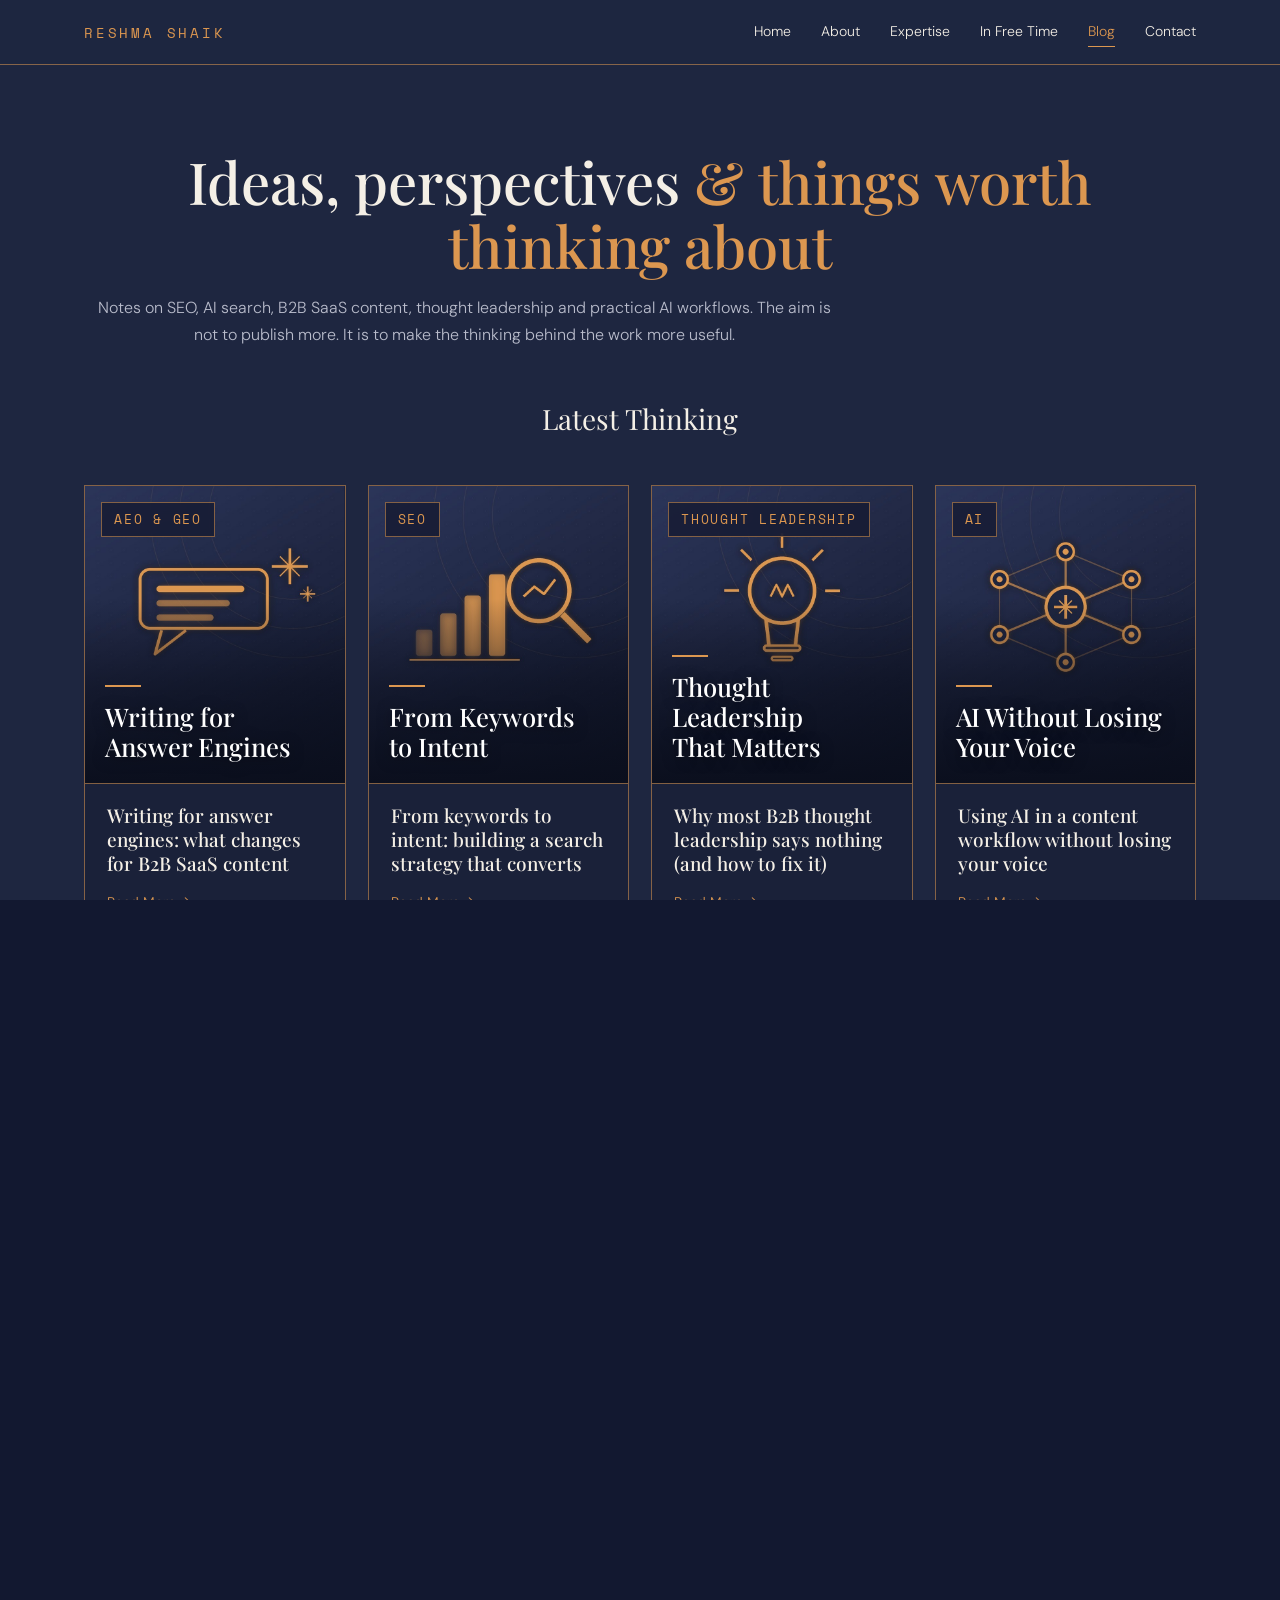
<file: blog.html>
<!DOCTYPE html><html lang="en"><head><meta charset="utf-8"/><meta content="width=device-width, initial-scale=1" name="viewport"/>
<title>Blog: SEO, AEO, GEO &amp; B2B Content Ideas | Reshma Shaik</title>
<meta content="Ideas, perspectives and things worth thinking about on SEO, AI search, content strategy and B2B SaaS marketing." name="description"/>
<meta content="Reshma Shaik" name="author"/>
<meta content="index, follow, max-image-preview:large" name="robots"/>
<meta content="#1e2640" name="theme-color"/>
<link href="https://reshmashaik02.github.io/reshmashaik.github.io/blog.html" rel="canonical"/>
<link href="data:image/svg+xml,%3Csvg xmlns='http://www.w3.org/2000/svg' viewBox='0 0 64 64'%3E%3Crect width='64' height='64' fill='%231e2640'/%3E%3Ctext x='32' y='43' font-family='Georgia,serif' font-size='30' text-anchor='middle' fill='%23dc9750'%3ERS%3C/text%3E%3C/svg%3E" rel="icon"/>
<meta content="website" property="og:type"/>
<meta content="Reshma Shaik" property="og:site_name"/>
<meta content="Blog: SEO, AEO, GEO &amp; B2B Content Ideas | Reshma Shaik" property="og:title"/>
<meta content="Ideas, perspectives and things worth thinking about on SEO, AI search, content strategy and B2B SaaS marketing." property="og:description"/>
<meta content="https://reshmashaik02.github.io/reshmashaik.github.io/blog.html" property="og:url"/>
<meta content="https://reshmashaik02.github.io/reshmashaik.github.io/assets/og.jpg" property="og:image"/>
<meta content="1200" property="og:image:width"/><meta content="630" property="og:image:height"/>
<meta content="Reshma Shaik, Content Marketing Lead and AI Specialist" property="og:image:alt"/>
<meta content="summary_large_image" name="twitter:card"/>
<meta content="Blog: SEO, AEO, GEO &amp; B2B Content Ideas | Reshma Shaik" name="twitter:title"/>
<meta content="Ideas, perspectives and things worth thinking about on SEO, AI search, content strategy and B2B SaaS marketing." name="twitter:description"/>
<meta content="https://reshmashaik02.github.io/reshmashaik.github.io/assets/og.jpg" name="twitter:image"/>
<script type="application/ld+json">{"@context": "https://schema.org", "@graph": [{"@type": "Person", "@id": "https://reshmashaik02.github.io/reshmashaik.github.io/#reshma", "name": "Reshma Shaik", "jobTitle": "Content Marketing Lead and AI Specialist", "url": "https://reshmashaik02.github.io/reshmashaik.github.io/", "image": "https://reshmashaik02.github.io/reshmashaik.github.io/assets/hero.jpg?v=9", "email": "mailto:reshmabdul07@gmail.com", "sameAs": ["https://linkedin.com/in/sheikh-reshma-a-91604a18b"], "worksFor": {"@type": "Organization", "name": "Varun Digital Media"}, "address": {"@type": "PostalAddress", "addressLocality": "Hyderabad", "addressRegion": "Telangana", "addressCountry": "IN"}, "alumniOf": {"@type": "CollegeOrUniversity", "name": "Priyadarshini College of Engineering & Technology"}, "knowsAbout": ["Content strategy", "SEO", "AI SEO", "AEO", "GEO", "B2B SaaS marketing", "GTM", "Demand generation", "Social media marketing", "Generative AI", "LLM applications"]}, {"@type": "WebSite", "@id": "https://reshmashaik02.github.io/reshmashaik.github.io/#site", "url": "https://reshmashaik02.github.io/reshmashaik.github.io/", "name": "Reshma Shaik", "description": "Content Marketing Lead and AI Specialist with 7+ years in B2B SaaS content strategy, SEO, AEO, GEO, GTM and demand generation.", "publisher": {"@id": "https://reshmashaik02.github.io/reshmashaik.github.io/#reshma"}}, {"@type": "CollectionPage", "@id": "https://reshmashaik02.github.io/reshmashaik.github.io/blog.html", "url": "https://reshmashaik02.github.io/reshmashaik.github.io/blog.html", "name": "Blog | Reshma Shaik", "isPartOf": {"@id": "https://reshmashaik02.github.io/reshmashaik.github.io/#site"}, "about": {"@id": "https://reshmashaik02.github.io/reshmashaik.github.io/#reshma"}, "description": "Insights from Reshma Shaik on SEO, AEO, GEO, B2B SaaS content, thought leadership and AI-assisted content workflows.", "mainEntity": {"@type": "ItemList", "itemListElement": [{"@type": "ListItem", "position": 1, "url": "https://reshmashaik02.github.io/reshmashaik.github.io/writing-for-answer-engines.html", "name": "Writing for answer engines: what changes for B2B SaaS content"}, {"@type": "ListItem", "position": 2, "url": "https://reshmashaik02.github.io/reshmashaik.github.io/search-intent-strategy.html", "name": "From keywords to intent: building a search strategy that converts"}, {"@type": "ListItem", "position": 3, "url": "https://reshmashaik02.github.io/reshmashaik.github.io/b2b-thought-leadership.html", "name": "Why most B2B thought leadership says nothing (and how to fix it)"}, {"@type": "ListItem", "position": 4, "url": "https://reshmashaik02.github.io/reshmashaik.github.io/ai-content-workflow.html", "name": "Using AI in a content workflow without losing your voice"}]}}, {"@type": "BreadcrumbList", "itemListElement": [{"@type": "ListItem", "position": 1, "name": "Home", "item": "https://reshmashaik02.github.io/reshmashaik.github.io/"}, {"@type": "ListItem", "position": 2, "name": "Blog", "item": "https://reshmashaik02.github.io/reshmashaik.github.io/blog.html"}]}]}</script>
<link href="https://fonts.googleapis.com" rel="preconnect"/><link crossorigin="" href="https://fonts.gstatic.com" rel="preconnect"/>
<link href="https://fonts.googleapis.com/css2?family=DM+Sans:wght@300;400;500&amp;family=Playfair+Display:ital,wght@0,400;0,500;0,600;1,400;1,500&amp;family=Space+Mono&amp;display=swap" rel="stylesheet"/>
<link href="assets/style.css?v=12" rel="stylesheet"/><script>(function(d){var c="js";try{if(!sessionStorage.getItem("rs")){c+=" intro";sessionStorage.setItem("rs","1")}}catch(e){}d.documentElement.className=c})(document)</script></head><body><a class="skip" href="#main">Skip to content</a>
<svg aria-hidden="true" height="0" style="position:absolute" width="0">
<symbol id="target" viewbox="0 0 40 40"><circle cx="18" cy="22" r="13"></circle><circle cx="18" cy="22" r="8"></circle><circle cx="18" cy="22" r="3"></circle><path d="M18 22 33 7M28 6l6 0 0 6"></path></symbol>
<symbol id="people" viewbox="0 0 40 40"><circle cx="20" cy="12" r="5"></circle><path d="M11 30c0-6 4-10 9-10s9 4 9 10"></path><circle cx="8" cy="19" r="3.5"></circle><circle cx="32" cy="19" r="3.5"></circle><path d="M2 30c0-4 2-7 6-7M38 30c0-4-2-7-6-7"></path></symbol>
<symbol id="bars" viewbox="0 0 40 40"><rect height="8" width="6" x="6" y="26"></rect><rect height="16" width="6" x="17" y="18"></rect><rect height="26" width="6" x="28" y="8"></rect></symbol>
<symbol id="search" viewbox="0 0 40 40"><circle cx="17" cy="17" r="10"></circle><path d="m25 25 10 10"></path></symbol>
<symbol id="route" viewbox="0 0 40 40"><path d="M6 32h8M20 32h6c5 0 5-8 0-8H14c-5 0-5-8 0-8h4"></path><path d="M30 6a6 6 0 0 1 6 6c0 5-6 10-6 10s-6-5-6-10a6 6 0 0 1 6-6z"></path><circle cx="30" cy="12" r="2"></circle></symbol>
<symbol id="doc" viewbox="0 0 40 40"><path d="M10 5h14l8 8v22H10z"></path><path d="M24 5v8h8M16 22h10M16 28h10"></path></symbol>
<symbol id="bulb" viewbox="0 0 40 40"><path d="M20 5a10 10 0 0 0-6 18c1 1 2 3 2 5h8c0-2 1-4 2-5a10 10 0 0 0-6-18zM16 33h8M18 37h4"></path></symbol>
<symbol id="pen" viewbox="0 0 40 40"><path d="m8 32 2-8L28 6l6 6-18 18zM24 10l6 6"></path></symbol>
<symbol id="compass" viewbox="0 0 40 40"><circle cx="20" cy="20" r="15"></circle><path d="M26 14l-4 9-9 3 4-9z"></path></symbol>
<symbol id="racket" viewbox="0 0 40 40"><ellipse cx="15" cy="15" rx="9" ry="11" transform="rotate(-35 15 15)"></ellipse><path d="M22 22l12 12M9 10l11 11M7 15l12 8"></path></symbol>
<symbol id="book" viewbox="0 0 40 40"><path d="M5 9c5-2 10-1 15 3 5-4 10-5 15-3v22c-5-2-10-1-15 3-5-4-10-5-15-3z"></path><path d="M20 12v22"></path></symbol>
<symbol id="camera" viewbox="0 0 40 40"><rect height="22" rx="3" width="32" x="4" y="12"></rect><circle cx="20" cy="23" r="7"></circle><path d="M13 12l2-4h10l2 4"></path></symbol>
<symbol id="cloud" viewbox="0 0 40 40"><path d="M12 31a7 7 0 0 1-1-14 10 10 0 0 1 19-2 8.500 8.500 0 0 1 1 16z"></path></symbol>
<symbol id="mail" viewbox="0 0 40 40"><rect height="22" rx="2" width="32" x="4" y="9"></rect><path d="m4 11 16 12 16-12"></path></symbol>
<symbol id="in" viewbox="0 0 40 40"><path d="M7 15h6v18H7zM10 6a3.500 3.500 0 1 1 0 7 3.500 3.500 0 0 1 0-7zM17 15h5.500v2.600c1.200-2 3.400-3.100 6-3.100 5.200 0 6.500 3.300 6.500 8V33h-6V23.500c0-2.200-.4-4-2.800-4s-3.200 1.800-3.200 4V33h-6z"></path></symbol>
<symbol id="mega" viewbox="0 0 40 40"><path d="M6 16h8l14-8v24l-14-8H6zM14 24l3 9h4l-2-7"></path></symbol>
</svg>
<header><div class="wrap"><nav aria-label="Main"><a class="logo" href="index.html">RESHMA SHAIK</a>
<button aria-label="Menu" class="burger" onclick="document.getElementById('menu').classList.toggle('open')">☰</button>
<ul id="menu"><li><a href="index.html">Home</a></li><li><a href="about.html">About</a></li><li><a href="expertise.html">Expertise</a></li><li><a href="free-time.html">In Free Time</a></li><li><a aria-current="page" class="on" href="blog.html">Blog</a></li><li><a href="contact.html">Contact</a></li></ul></nav></div></header>
<main id="main"><section class="blog" id="blog"><div class="wrap">
<h1>Ideas, perspectives <span>&amp; things worth thinking about</span></h1>
<p class="lead blog-intro">Notes on SEO, AI search, B2B SaaS content, thought leadership and practical AI workflows. The aim is not to publish more. It is to make the thinking behind the work more useful.</p><h3 style="font-size:28px;margin-top:56px;font-weight:400">Latest Thinking</h3>
<div class="posts" id="posts"><article class="post"><div class="th"><img alt="Illustration of a chat answer with sparkles for answer engine optimisation" decoding="async" height="920" loading="lazy" src="assets/blog-aeo-geo.jpg?v=10" width="800"/><div class="tg">AEO &amp; GEO</div><div class="cap"><b>Writing for<br/>Answer Engines</b></div></div><div class="b"><h3>Writing for answer engines: what changes for B2B SaaS content</h3><a href="writing-for-answer-engines.html">Read More →</a></div></article><article class="post"><div class="th"><img alt="Illustration of a magnifier over rising bars for SEO" decoding="async" height="920" loading="lazy" src="assets/blog-seo-intent.jpg?v=10" width="800"/><div class="tg">SEO</div><div class="cap"><b>From Keywords<br/>to Intent</b></div></div><div class="b"><h3>From keywords to intent: building a search strategy that converts</h3><a href="search-intent-strategy.html">Read More →</a></div></article><article class="post"><div class="th"><img alt="Illustration of a lightbulb for thought leadership" decoding="async" height="920" loading="lazy" src="assets/blog-thought-leadership.jpg?v=10" width="800"/><div class="tg">Thought Leadership</div><div class="cap"><b>Thought Leadership<br/>That Matters</b></div></div><div class="b"><h3>Why most B2B thought leadership says nothing (and how to fix it)</h3><a href="b2b-thought-leadership.html">Read More →</a></div></article><article class="post"><div class="th"><img alt="Illustration of a connected network for AI content workflows" decoding="async" height="920" loading="lazy" src="assets/blog-ai-workflow.jpg?v=10" width="800"/><div class="tg">AI</div><div class="cap"><b>AI Without Losing<br/>Your Voice</b></div></div><div class="b"><h3>Using AI in a content workflow without losing your voice</h3><a href="ai-content-workflow.html">Read More →</a></div></article></div>
</div></section></main>
<footer class="ft"><div class="wrap"><div class="ft-main">
<div class="ft-l"><h2>LET’S<br/><span>CONNECT</span></h2>
<p class="ft-tag">Good ideas start with<br/>a conversation.</p>
<p class="ft-p">Have an idea, project or challenge in mind?<br/>Let’s talk.</p>
<a class="ft-a" href="mailto:reshmabdul07@gmail.com"><svg class="i"><use href="#mail"></use></svg><span>reshmabdul07@gmail.com</span></a>
<a class="ft-a" href="https://linkedin.com/in/sheikh-reshma-a-91604a18b" rel="noopener noreferrer" target="_blank"><svg class="fi"><use href="#in"></use></svg><span>LinkedIn ↗</span></a></div>
<div class="ft-r"><h4>What I can do</h4><ul><li><a href="expertise.html#content-strategy"><svg class="i"><use href="#doc"></use></svg><span>Content &amp; SEO Strategy</span></a></li><li><a href="expertise.html#b2b-saas"><svg class="i"><use href="#cloud"></use></svg><span>B2B SaaS Content Service</span></a></li><li><a href="expertise.html#content-strategy"><svg class="i"><use href="#mega"></use></svg><span>Brand &amp; Product Messaging</span></a></li><li><a href="expertise.html#social-marketing"><svg class="i"><use href="#people"></use></svg><span>Social Media Campaigns</span></a></li><li><a href="expertise.html#gtm-demand"><svg class="i"><use href="#bars"></use></svg><span>Demand Generation</span></a></li><li><a href="expertise.html#content-strategy"><svg class="i"><use href="#bulb"></use></svg><span>Thought Leadership</span></a></li></ul></div>
</div><div class="ft-bot"><span>© <span id="yr"></span> Reshma Shaik. All rights reserved.</span><ul><li><a href="index.html">Home</a></li><li><a href="about.html">About</a></li><li><a href="expertise.html">Expertise</a></li><li><a href="free-time.html">In Free Time</a></li><li><a href="blog.html">Blog</a></li><li><a href="contact.html">Contact</a></li></ul></div></div></footer>
<script src="assets/main.js?v=12"></script></body></html>
</file>
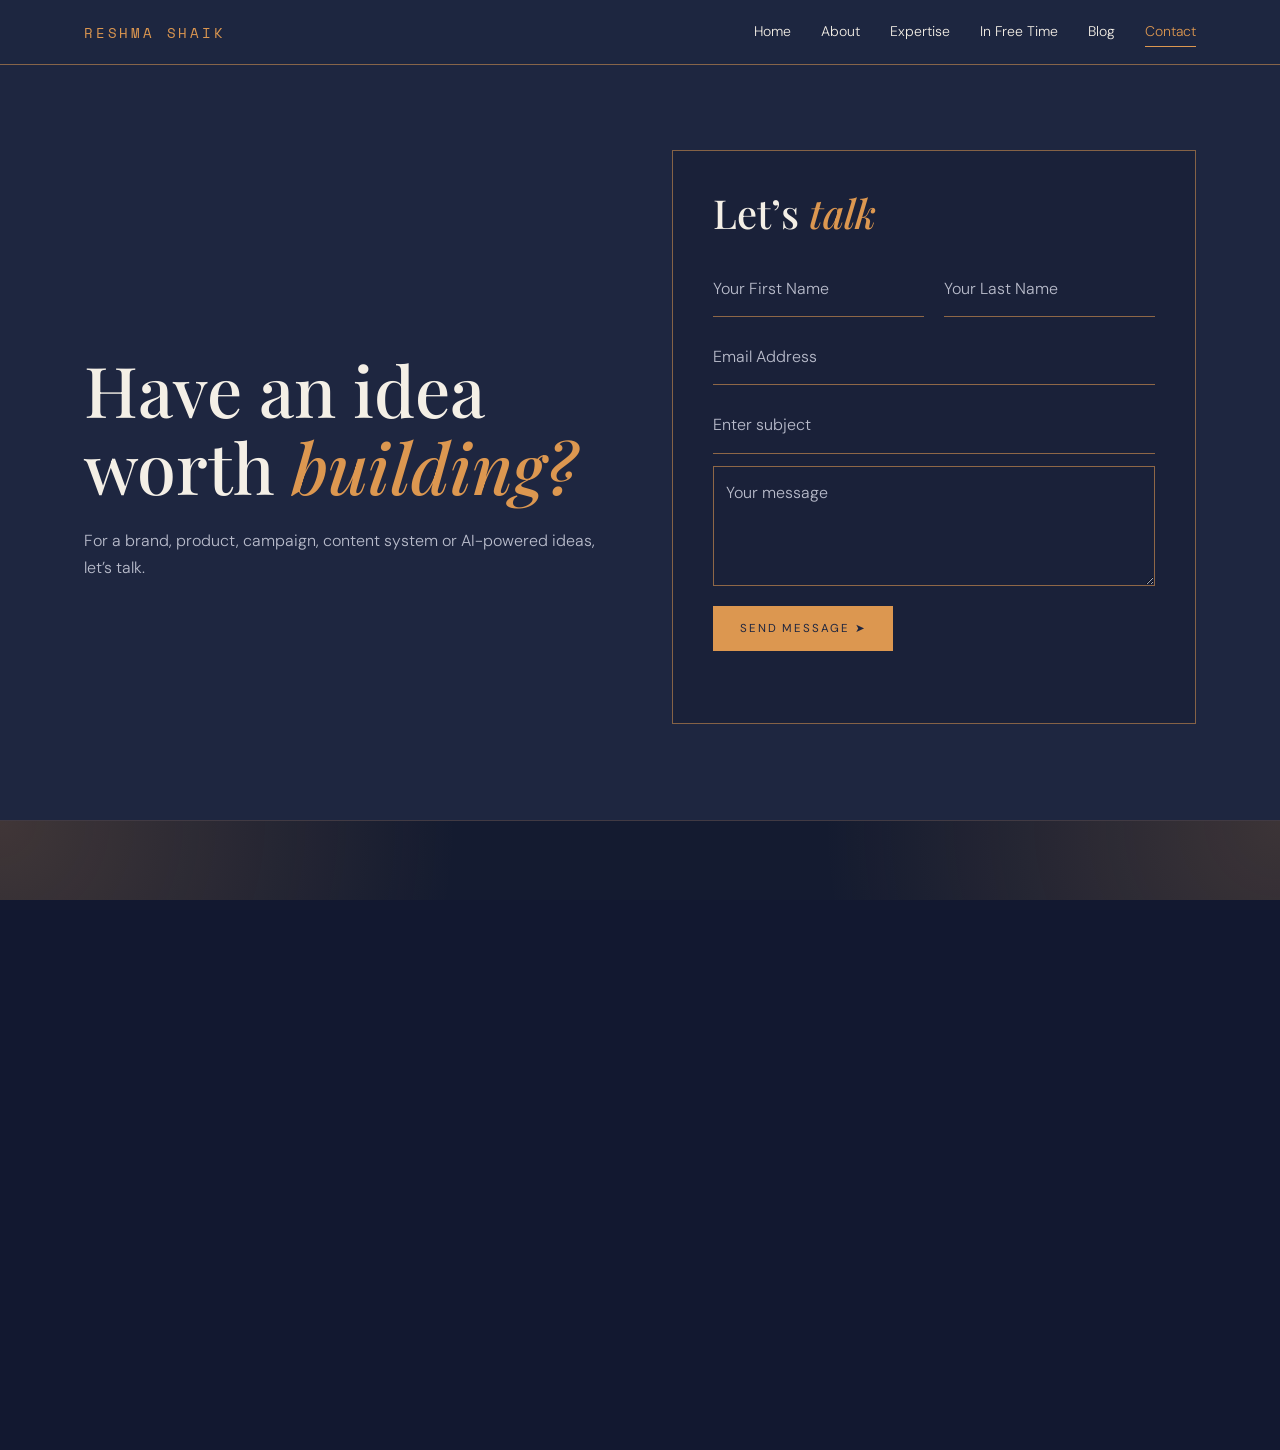
<file: contact.html>
<!DOCTYPE html><html lang="en"><head><meta charset="utf-8"><meta name="viewport" content="width=device-width, initial-scale=1">
<title>Contact Reshma Shaik | B2B Content & SEO Lead in Hyderabad</title>
<meta name="description" content="Have a brand, product, campaign, content system or AI-powered idea? Get in touch with Reshma Shaik for content strategy and SEO.">
<meta name="author" content="Reshma Shaik">
<meta name="robots" content="index, follow, max-image-preview:large">
<meta name="theme-color" content="#1e2640">
<link rel="canonical" href="https://reshmashaik02.github.io/reshmashaik.github.io/contact.html">
<link rel="icon" href="data:image/svg+xml,%3Csvg xmlns='http://www.w3.org/2000/svg' viewBox='0 0 64 64'%3E%3Crect width='64' height='64' fill='%231e2640'/%3E%3Ctext x='32' y='43' font-family='Georgia,serif' font-size='30' text-anchor='middle' fill='%23dc9750'%3ERS%3C/text%3E%3C/svg%3E">
<meta property="og:type" content="website">
<meta property="og:site_name" content="Reshma Shaik">
<meta property="og:title" content="Contact Reshma Shaik | B2B Content & SEO Lead in Hyderabad">
<meta property="og:description" content="Have a brand, product, campaign, content system or AI-powered idea? Get in touch with Reshma Shaik for content strategy and SEO.">
<meta property="og:url" content="https://reshmashaik02.github.io/reshmashaik.github.io/contact.html">
<meta property="og:image" content="https://reshmashaik02.github.io/reshmashaik.github.io/assets/og.jpg">
<meta property="og:image:width" content="1200"><meta property="og:image:height" content="630">
<meta property="og:image:alt" content="Reshma Shaik, Content Marketing Lead and AI Specialist">
<meta name="twitter:card" content="summary_large_image">
<meta name="twitter:title" content="Contact Reshma Shaik | B2B Content & SEO Lead in Hyderabad">
<meta name="twitter:description" content="Have a brand, product, campaign, content system or AI-powered idea? Get in touch with Reshma Shaik for content strategy and SEO.">
<meta name="twitter:image" content="https://reshmashaik02.github.io/reshmashaik.github.io/assets/og.jpg">
<script type="application/ld+json">{"@context": "https://schema.org", "@graph": [{"@type": "Person", "@id": "https://reshmashaik02.github.io/reshmashaik.github.io/#reshma", "name": "Reshma Shaik", "jobTitle": "Content Marketing Lead and AI Specialist", "url": "https://reshmashaik02.github.io/reshmashaik.github.io/", "image": "https://reshmashaik02.github.io/reshmashaik.github.io/assets/hero.jpg?v=9", "email": "mailto:reshmabdul07@gmail.com", "sameAs": ["https://linkedin.com/in/sheikh-reshma-a-91604a18b"], "worksFor": {"@type": "Organization", "name": "Varun Digital Media"}, "address": {"@type": "PostalAddress", "addressLocality": "Hyderabad", "addressRegion": "Telangana", "addressCountry": "IN"}, "alumniOf": {"@type": "CollegeOrUniversity", "name": "Priyadarshini College of Engineering & Technology"}, "knowsAbout": ["Content strategy", "SEO", "AI SEO", "AEO", "GEO", "B2B SaaS marketing", "GTM", "Demand generation", "Social media marketing", "Generative AI", "LLM applications"]}, {"@type": "WebSite", "@id": "https://reshmashaik02.github.io/reshmashaik.github.io/#site", "url": "https://reshmashaik02.github.io/reshmashaik.github.io/", "name": "Reshma Shaik", "description": "Content Marketing Lead and AI Specialist with 7+ years in B2B SaaS content strategy, SEO, AEO, GEO, GTM and demand generation.", "publisher": {"@id": "https://reshmashaik02.github.io/reshmashaik.github.io/#reshma"}}, {"@type": "ContactPage", "@id": "https://reshmashaik02.github.io/reshmashaik.github.io/contact.html", "url": "https://reshmashaik02.github.io/reshmashaik.github.io/contact.html", "name": "Contact | Reshma Shaik", "isPartOf": {"@id": "https://reshmashaik02.github.io/reshmashaik.github.io/#site"}, "about": {"@id": "https://reshmashaik02.github.io/reshmashaik.github.io/#reshma"}, "description": "Contact Reshma Shaik for content strategy, SEO, AI search, B2B SaaS content and marketing projects."}, {"@type": "BreadcrumbList", "itemListElement": [{"@type": "ListItem", "position": 1, "name": "Home", "item": "https://reshmashaik02.github.io/reshmashaik.github.io/"}, {"@type": "ListItem", "position": 2, "name": "Contact", "item": "https://reshmashaik02.github.io/reshmashaik.github.io/contact.html"}]}]}</script>
<link rel="preconnect" href="https://fonts.googleapis.com"><link rel="preconnect" href="https://fonts.gstatic.com" crossorigin="">
<link href="https://fonts.googleapis.com/css2?family=DM+Sans:wght@300;400;500&amp;family=Playfair+Display:ital,wght@0,400;0,500;0,600;1,400;1,500&amp;family=Space+Mono&amp;display=swap" rel="stylesheet">
<link rel="stylesheet" href="assets/style.css?v=12"><script>(function(d){var c="js";try{if(!sessionStorage.getItem("rs")){c+=" intro";sessionStorage.setItem("rs","1")}}catch(e){}d.documentElement.className=c})(document)</script></head><body><a class="skip" href="#main">Skip to content</a>
<svg width="0" height="0" style="position:absolute" aria-hidden="true">
<symbol id="target" viewBox="0 0 40 40"><circle cx="18" cy="22" r="13"></circle><circle cx="18" cy="22" r="8"></circle><circle cx="18" cy="22" r="3"></circle><path d="M18 22 33 7M28 6l6 0 0 6"></path></symbol>
<symbol id="people" viewBox="0 0 40 40"><circle cx="20" cy="12" r="5"></circle><path d="M11 30c0-6 4-10 9-10s9 4 9 10"></path><circle cx="8" cy="19" r="3.5"></circle><circle cx="32" cy="19" r="3.5"></circle><path d="M2 30c0-4 2-7 6-7M38 30c0-4-2-7-6-7"></path></symbol>
<symbol id="bars" viewBox="0 0 40 40"><rect x="6" y="26" width="6" height="8"></rect><rect x="17" y="18" width="6" height="16"></rect><rect x="28" y="8" width="6" height="26"></rect></symbol>
<symbol id="search" viewBox="0 0 40 40"><circle cx="17" cy="17" r="10"></circle><path d="m25 25 10 10"></path></symbol>
<symbol id="route" viewBox="0 0 40 40"><path d="M6 32h8M20 32h6c5 0 5-8 0-8H14c-5 0-5-8 0-8h4"></path><path d="M30 6a6 6 0 0 1 6 6c0 5-6 10-6 10s-6-5-6-10a6 6 0 0 1 6-6z"></path><circle cx="30" cy="12" r="2"></circle></symbol>
<symbol id="doc" viewBox="0 0 40 40"><path d="M10 5h14l8 8v22H10z"></path><path d="M24 5v8h8M16 22h10M16 28h10"></path></symbol>
<symbol id="bulb" viewBox="0 0 40 40"><path d="M20 5a10 10 0 0 0-6 18c1 1 2 3 2 5h8c0-2 1-4 2-5a10 10 0 0 0-6-18zM16 33h8M18 37h4"></path></symbol>
<symbol id="pen" viewBox="0 0 40 40"><path d="m8 32 2-8L28 6l6 6-18 18zM24 10l6 6"></path></symbol>
<symbol id="compass" viewBox="0 0 40 40"><circle cx="20" cy="20" r="15"></circle><path d="M26 14l-4 9-9 3 4-9z"></path></symbol>
<symbol id="racket" viewBox="0 0 40 40"><ellipse cx="15" cy="15" rx="9" ry="11" transform="rotate(-35 15 15)"></ellipse><path d="M22 22l12 12M9 10l11 11M7 15l12 8"></path></symbol>
<symbol id="book" viewBox="0 0 40 40"><path d="M5 9c5-2 10-1 15 3 5-4 10-5 15-3v22c-5-2-10-1-15 3-5-4-10-5-15-3z"></path><path d="M20 12v22"></path></symbol>
<symbol id="camera" viewBox="0 0 40 40"><rect x="4" y="12" width="32" height="22" rx="3"></rect><circle cx="20" cy="23" r="7"></circle><path d="M13 12l2-4h10l2 4"></path></symbol>
<symbol id="cloud" viewBox="0 0 40 40"><path d="M12 31a7 7 0 0 1-1-14 10 10 0 0 1 19-2 8.500 8.500 0 0 1 1 16z"/></symbol>
<symbol id="mail" viewBox="0 0 40 40"><rect x="4" y="9" width="32" height="22" rx="2"/><path d="m4 11 16 12 16-12"/></symbol>
<symbol id="in" viewBox="0 0 40 40"><path d="M7 15h6v18H7zM10 6a3.500 3.500 0 1 1 0 7 3.500 3.500 0 0 1 0-7zM17 15h5.500v2.600c1.200-2 3.400-3.100 6-3.100 5.200 0 6.500 3.300 6.500 8V33h-6V23.500c0-2.200-.4-4-2.800-4s-3.200 1.800-3.200 4V33h-6z"/></symbol>
<symbol id="mega" viewBox="0 0 40 40"><path d="M6 16h8l14-8v24l-14-8H6zM14 24l3 9h4l-2-7"></path></symbol>
</svg>
<header><div class="wrap"><nav aria-label="Main"><a href="index.html" class="logo">RESHMA SHAIK</a>
<button class="burger" aria-label="Menu" onclick="document.getElementById('menu').classList.toggle('open')">☰</button>
<ul id="menu"><li><a href="index.html">Home</a></li><li><a href="about.html">About</a></li><li><a href="expertise.html">Expertise</a></li><li><a href="free-time.html">In Free Time</a></li><li><a href="blog.html">Blog</a></li><li><a href="contact.html" class="on" aria-current="page">Contact</a></li></ul></nav></div></header>
<main id="main"><section class="contact" id="contact"><div class="wrap">
<div>
<h1>Have an idea worth <em>building?</em></h1>
<p class="lead">For a brand, product, campaign, content system or AI-powered ideas, let’s talk.</p>
</div>
<!-- Replace YOUR_FORM_ID with your free Formspree form ID (formspree.io) -->
<form id="cf" action="https://formspree.io/f/YOUR_FORM_ID" method="POST">
<h3>Let’s <em>talk</em></h3>
<div class="row"><input name="first_name" placeholder="Your First Name" required=""><input name="last_name" placeholder="Your Last Name"></div>
<input type="email" name="email" placeholder="Email Address" required="">
<input name="_subject" placeholder="Enter subject">
<textarea name="message" placeholder="Your message" required=""></textarea>
<button class="btn fill" type="submit">Send Message ➤</button>
<div class="note" id="note" role="status"></div>
</form>
</div></section></main>
<footer class="ft"><div class="wrap"><div class="ft-main">
<div class="ft-l"><h2>LET’S<br><span>CONNECT</span></h2>
<p class="ft-tag">Good ideas start with<br>a conversation.</p>
<p class="ft-p">Have an idea, project or challenge in mind?<br>Let’s talk.</p>
<a class="ft-a" href="mailto:reshmabdul07@gmail.com"><svg class="i"><use href="#mail"/></svg><span>reshmabdul07@gmail.com</span></a>
<a class="ft-a" href="https://linkedin.com/in/sheikh-reshma-a-91604a18b" target="_blank" rel="noopener noreferrer"><svg class="fi"><use href="#in"/></svg><span>LinkedIn ↗</span></a></div>
<div class="ft-r"><h4>What I can do</h4><ul><li><a href="expertise.html#content-strategy"><svg class="i"><use href="#doc"/></svg><span>Content &amp; SEO Strategy</span></a></li><li><a href="expertise.html#b2b-saas"><svg class="i"><use href="#cloud"/></svg><span>B2B SaaS Content Service</span></a></li><li><a href="expertise.html#content-strategy"><svg class="i"><use href="#mega"/></svg><span>Brand &amp; Product Messaging</span></a></li><li><a href="expertise.html#social-marketing"><svg class="i"><use href="#people"/></svg><span>Social Media Campaigns</span></a></li><li><a href="expertise.html#gtm-demand"><svg class="i"><use href="#bars"/></svg><span>Demand Generation</span></a></li><li><a href="expertise.html#content-strategy"><svg class="i"><use href="#bulb"/></svg><span>Thought Leadership</span></a></li></ul></div>
</div><div class="ft-bot"><span>© <span id="yr"></span> Reshma Shaik. All rights reserved.</span><ul><li><a href="index.html">Home</a></li><li><a href="about.html">About</a></li><li><a href="expertise.html">Expertise</a></li><li><a href="free-time.html">In Free Time</a></li><li><a href="blog.html">Blog</a></li><li><a href="contact.html">Contact</a></li></ul></div></div></footer>
<script src="assets/main.js?v=12"></script></body></html>
</file>
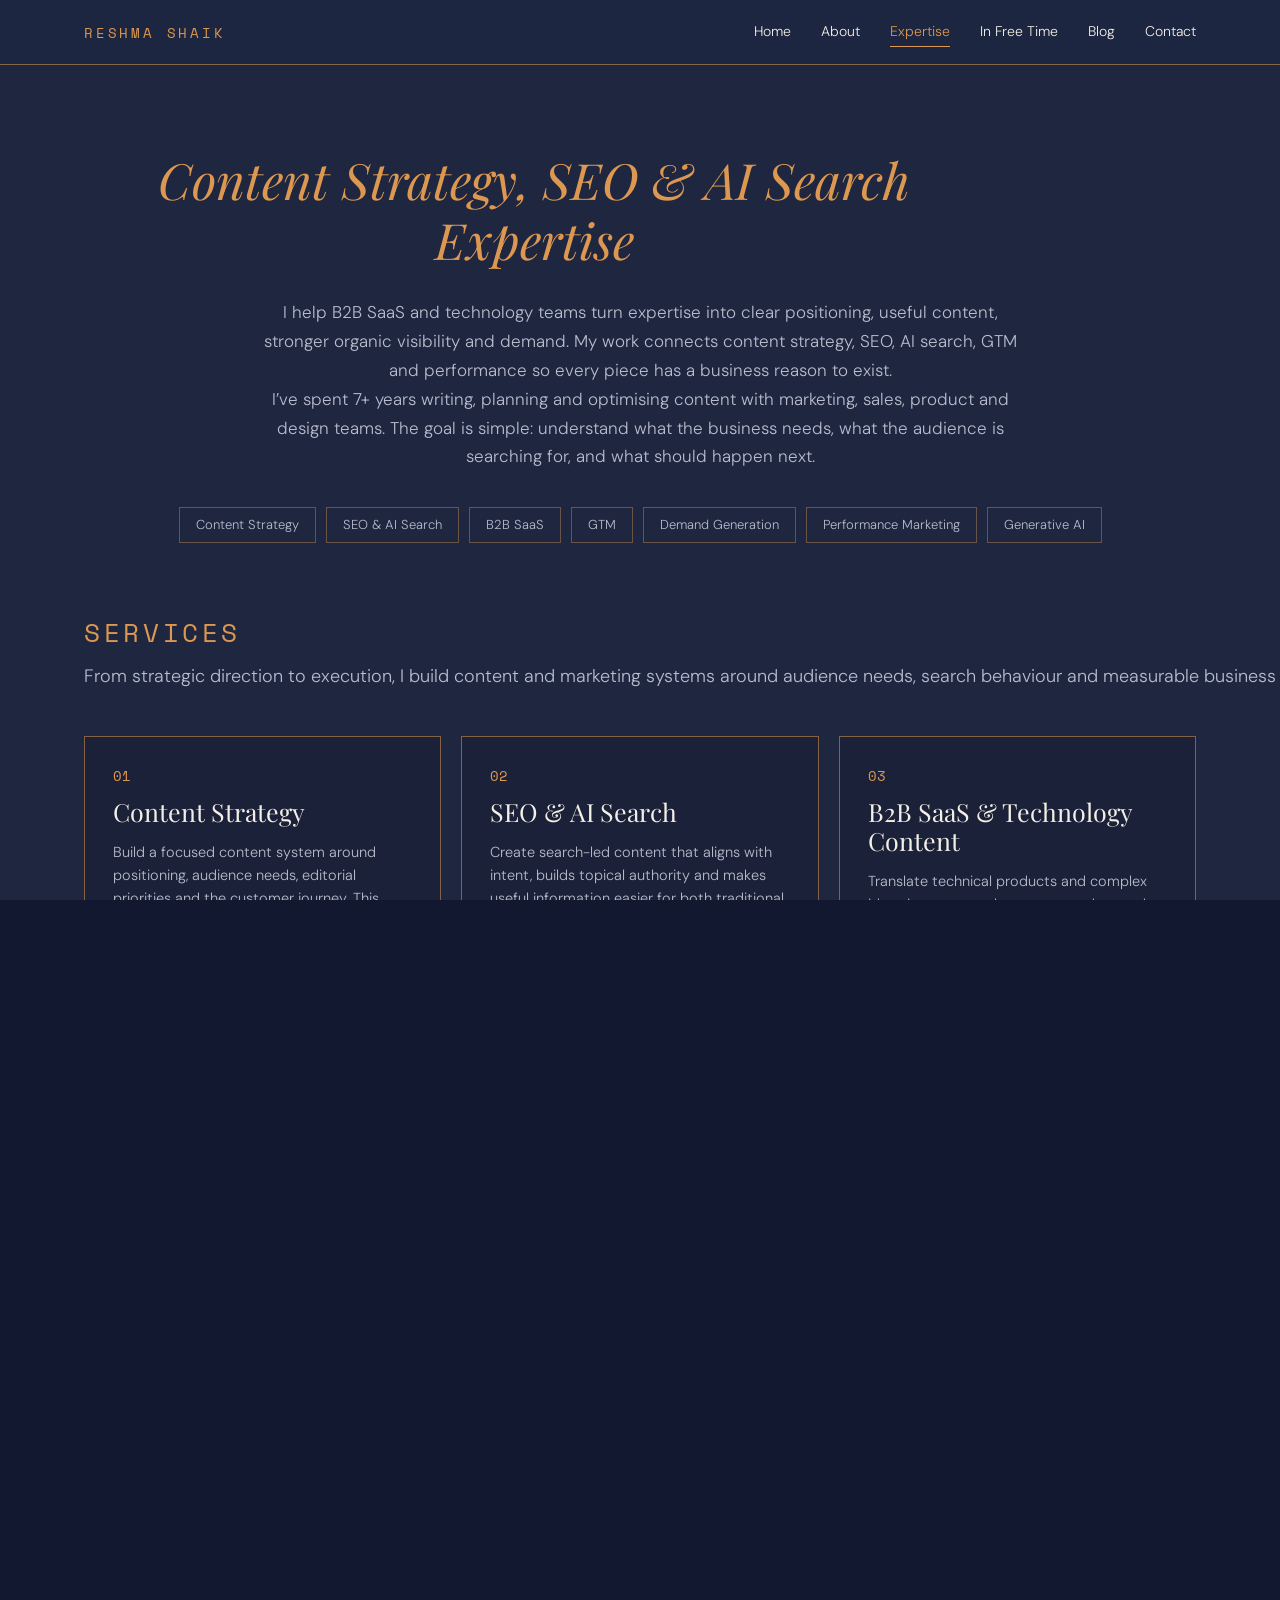
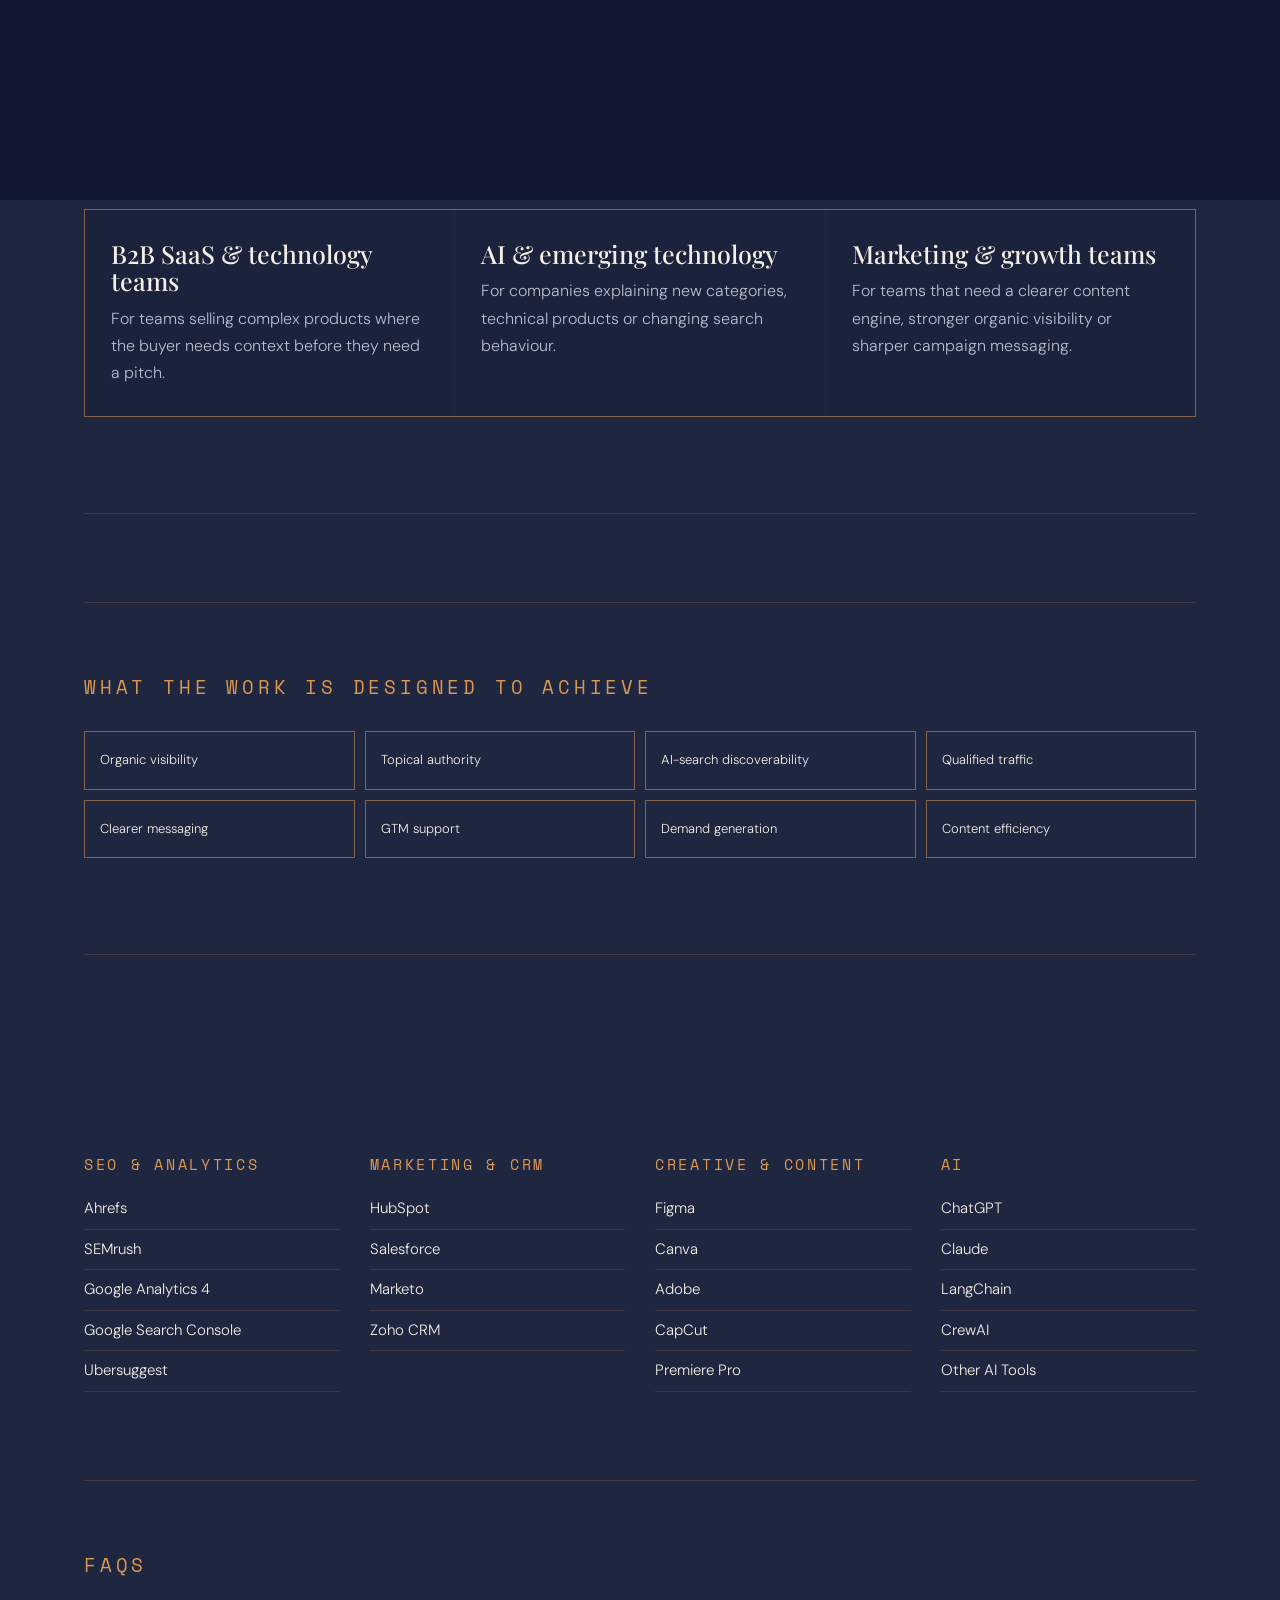
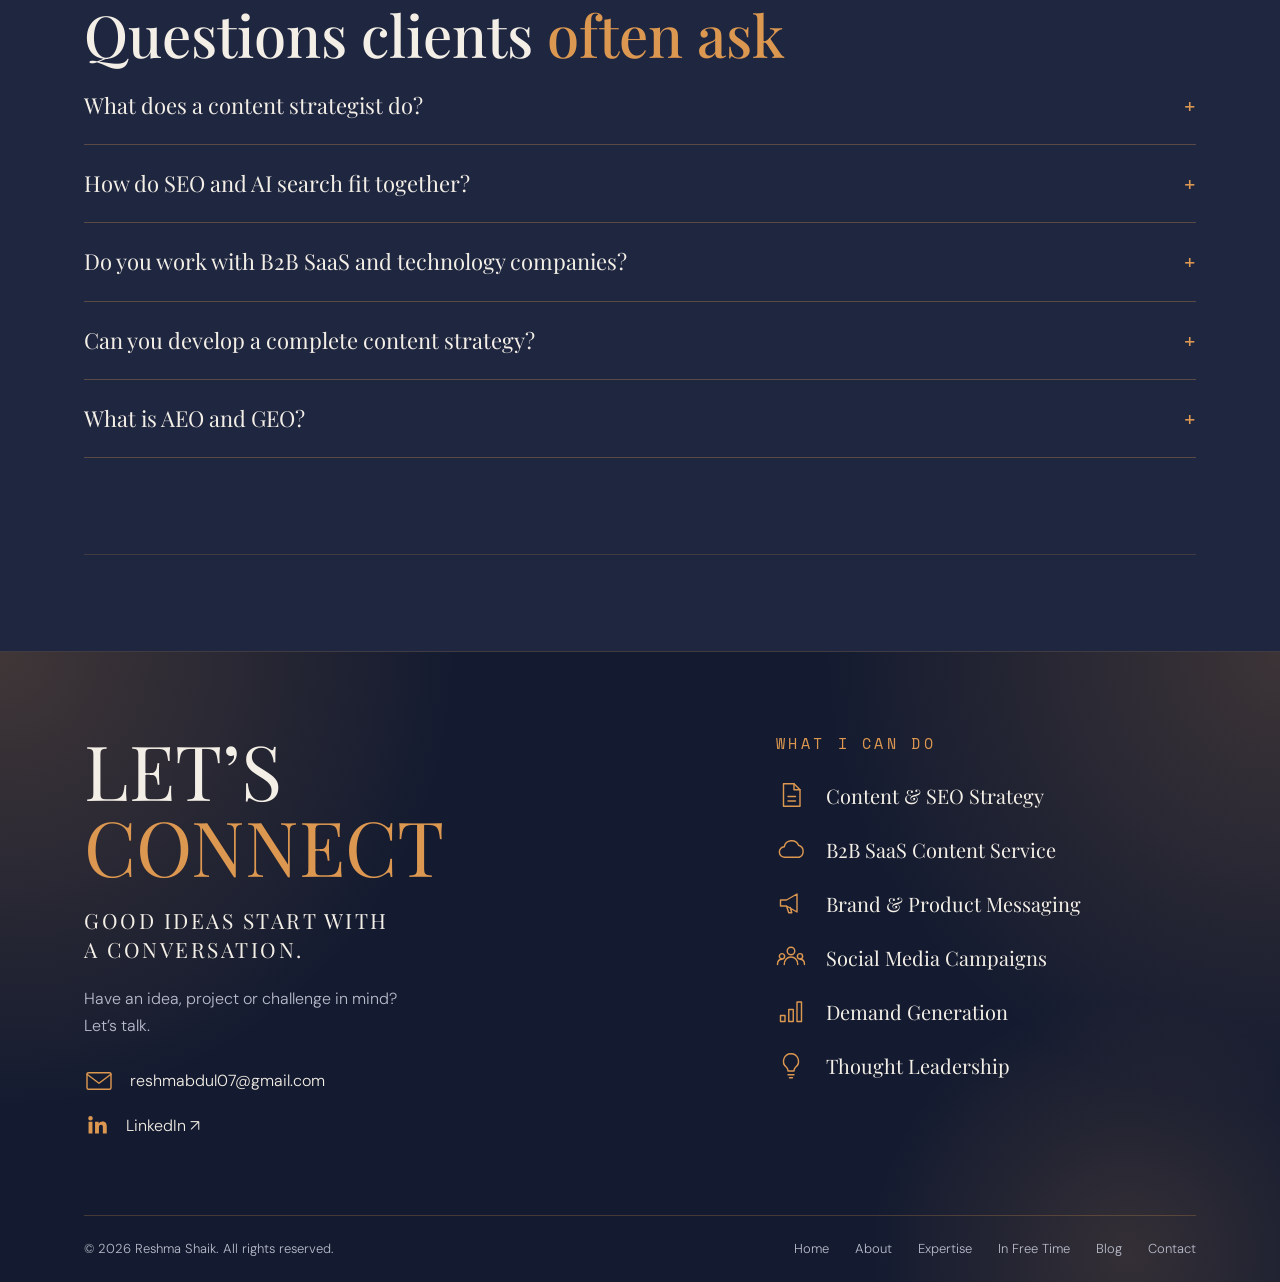
<file: expertise.html>
<!DOCTYPE html><html lang="en"><head><meta charset="utf-8"><meta name="viewport" content="width=device-width, initial-scale=1">
<title>Content Strategy, SEO & AEO/GEO Services | Reshma Shaik</title>
<meta name="description" content="Content strategy, SEO, AI search (AEO and GEO), B2B SaaS content, GTM, demand generation and AI content systems, plus the tools I use.">
<meta name="author" content="Reshma Shaik">
<meta name="robots" content="index, follow, max-image-preview:large">
<meta name="theme-color" content="#1e2640">
<link rel="canonical" href="https://reshmashaik02.github.io/reshmashaik.github.io/expertise.html">
<link rel="icon" href="data:image/svg+xml,%3Csvg xmlns='http://www.w3.org/2000/svg' viewBox='0 0 64 64'%3E%3Crect width='64' height='64' fill='%231e2640'/%3E%3Ctext x='32' y='43' font-family='Georgia,serif' font-size='30' text-anchor='middle' fill='%23dc9750'%3ERS%3C/text%3E%3C/svg%3E">
<meta property="og:type" content="website">
<meta property="og:site_name" content="Reshma Shaik">
<meta property="og:title" content="Content Strategy, SEO & AEO/GEO Services | Reshma Shaik">
<meta property="og:description" content="Content strategy, SEO, AI search (AEO and GEO), B2B SaaS content, GTM, demand generation and AI content systems, plus the tools I use.">
<meta property="og:url" content="https://reshmashaik02.github.io/reshmashaik.github.io/expertise.html">
<meta property="og:image" content="https://reshmashaik02.github.io/reshmashaik.github.io/assets/og.jpg">
<meta property="og:image:width" content="1200"><meta property="og:image:height" content="630">
<meta property="og:image:alt" content="Reshma Shaik, Content Marketing Lead and AI Specialist">
<meta name="twitter:card" content="summary_large_image">
<meta name="twitter:title" content="Content Strategy, SEO & AEO/GEO Services | Reshma Shaik">
<meta name="twitter:description" content="Content strategy, SEO, AI search (AEO and GEO), B2B SaaS content, GTM, demand generation and AI content systems, plus the tools I use.">
<meta name="twitter:image" content="https://reshmashaik02.github.io/reshmashaik.github.io/assets/og.jpg">
<script type="application/ld+json">{"@context": "https://schema.org", "@graph": [{"@type": "Person", "@id": "https://reshmashaik02.github.io/reshmashaik.github.io/#reshma", "name": "Reshma Shaik", "jobTitle": "Content Marketing Lead and AI Specialist", "url": "https://reshmashaik02.github.io/reshmashaik.github.io/", "image": "https://reshmashaik02.github.io/reshmashaik.github.io/assets/hero.jpg?v=9", "email": "mailto:reshmabdul07@gmail.com", "sameAs": ["https://linkedin.com/in/sheikh-reshma-a-91604a18b"], "worksFor": {"@type": "Organization", "name": "Varun Digital Media"}, "address": {"@type": "PostalAddress", "addressLocality": "Hyderabad", "addressRegion": "Telangana", "addressCountry": "IN"}, "alumniOf": {"@type": "CollegeOrUniversity", "name": "Priyadarshini College of Engineering & Technology"}, "knowsAbout": ["Content strategy", "SEO", "AI SEO", "AEO", "GEO", "B2B SaaS marketing", "GTM", "Demand generation", "Social media marketing", "Generative AI", "LLM applications"]}, {"@type": "WebSite", "@id": "https://reshmashaik02.github.io/reshmashaik.github.io/#site", "url": "https://reshmashaik02.github.io/reshmashaik.github.io/", "name": "Reshma Shaik", "description": "Content Marketing Lead and AI Specialist with 7+ years in B2B SaaS content strategy, SEO, AEO, GEO, GTM and demand generation.", "publisher": {"@id": "https://reshmashaik02.github.io/reshmashaik.github.io/#reshma"}}, {"@type": "WebPage", "@id": "https://reshmashaik02.github.io/reshmashaik.github.io/expertise.html", "url": "https://reshmashaik02.github.io/reshmashaik.github.io/expertise.html", "name": "Expertise | Reshma Shaik", "isPartOf": {"@id": "https://reshmashaik02.github.io/reshmashaik.github.io/#site"}, "about": {"@id": "https://reshmashaik02.github.io/reshmashaik.github.io/#reshma"}, "description": "Content strategy, SEO, AI search, B2B SaaS content, GTM, demand generation and AI content systems by Reshma Shaik."}, {"@type": "BreadcrumbList", "itemListElement": [{"@type": "ListItem", "position": 1, "name": "Home", "item": "https://reshmashaik02.github.io/reshmashaik.github.io/"}, {"@type": "ListItem", "position": 2, "name": "Expertise", "item": "https://reshmashaik02.github.io/reshmashaik.github.io/expertise.html"}]}]}</script>
<link rel="preconnect" href="https://fonts.googleapis.com"><link rel="preconnect" href="https://fonts.gstatic.com" crossorigin="">
<link href="https://fonts.googleapis.com/css2?family=DM+Sans:wght@300;400;500&amp;family=Playfair+Display:ital,wght@0,400;0,500;0,600;1,400;1,500&amp;family=Space+Mono&amp;display=swap" rel="stylesheet">
<link rel="stylesheet" href="assets/style.css?v=12"><script>(function(d){var c="js";try{if(!sessionStorage.getItem("rs")){c+=" intro";sessionStorage.setItem("rs","1")}}catch(e){}d.documentElement.className=c})(document)</script></head><body><a class="skip" href="#main">Skip to content</a>
<svg width="0" height="0" style="position:absolute" aria-hidden="true">
<symbol id="target" viewBox="0 0 40 40"><circle cx="18" cy="22" r="13"></circle><circle cx="18" cy="22" r="8"></circle><circle cx="18" cy="22" r="3"></circle><path d="M18 22 33 7M28 6l6 0 0 6"></path></symbol>
<symbol id="people" viewBox="0 0 40 40"><circle cx="20" cy="12" r="5"></circle><path d="M11 30c0-6 4-10 9-10s9 4 9 10"></path><circle cx="8" cy="19" r="3.5"></circle><circle cx="32" cy="19" r="3.5"></circle><path d="M2 30c0-4 2-7 6-7M38 30c0-4-2-7-6-7"></path></symbol>
<symbol id="bars" viewBox="0 0 40 40"><rect x="6" y="26" width="6" height="8"></rect><rect x="17" y="18" width="6" height="16"></rect><rect x="28" y="8" width="6" height="26"></rect></symbol>
<symbol id="search" viewBox="0 0 40 40"><circle cx="17" cy="17" r="10"></circle><path d="m25 25 10 10"></path></symbol>
<symbol id="route" viewBox="0 0 40 40"><path d="M6 32h8M20 32h6c5 0 5-8 0-8H14c-5 0-5-8 0-8h4"></path><path d="M30 6a6 6 0 0 1 6 6c0 5-6 10-6 10s-6-5-6-10a6 6 0 0 1 6-6z"></path><circle cx="30" cy="12" r="2"></circle></symbol>
<symbol id="doc" viewBox="0 0 40 40"><path d="M10 5h14l8 8v22H10z"></path><path d="M24 5v8h8M16 22h10M16 28h10"></path></symbol>
<symbol id="bulb" viewBox="0 0 40 40"><path d="M20 5a10 10 0 0 0-6 18c1 1 2 3 2 5h8c0-2 1-4 2-5a10 10 0 0 0-6-18zM16 33h8M18 37h4"></path></symbol>
<symbol id="pen" viewBox="0 0 40 40"><path d="m8 32 2-8L28 6l6 6-18 18zM24 10l6 6"></path></symbol>
<symbol id="compass" viewBox="0 0 40 40"><circle cx="20" cy="20" r="15"></circle><path d="M26 14l-4 9-9 3 4-9z"></path></symbol>
<symbol id="racket" viewBox="0 0 40 40"><ellipse cx="15" cy="15" rx="9" ry="11" transform="rotate(-35 15 15)"></ellipse><path d="M22 22l12 12M9 10l11 11M7 15l12 8"></path></symbol>
<symbol id="book" viewBox="0 0 40 40"><path d="M5 9c5-2 10-1 15 3 5-4 10-5 15-3v22c-5-2-10-1-15 3-5-4-10-5-15-3z"></path><path d="M20 12v22"></path></symbol>
<symbol id="camera" viewBox="0 0 40 40"><rect x="4" y="12" width="32" height="22" rx="3"></rect><circle cx="20" cy="23" r="7"></circle><path d="M13 12l2-4h10l2 4"></path></symbol>
<symbol id="cloud" viewBox="0 0 40 40"><path d="M12 31a7 7 0 0 1-1-14 10 10 0 0 1 19-2 8.500 8.500 0 0 1 1 16z"/></symbol>
<symbol id="mail" viewBox="0 0 40 40"><rect x="4" y="9" width="32" height="22" rx="2"/><path d="m4 11 16 12 16-12"/></symbol>
<symbol id="in" viewBox="0 0 40 40"><path d="M7 15h6v18H7zM10 6a3.500 3.500 0 1 1 0 7 3.500 3.500 0 0 1 0-7zM17 15h5.500v2.600c1.200-2 3.400-3.100 6-3.100 5.200 0 6.500 3.300 6.500 8V33h-6V23.500c0-2.200-.4-4-2.800-4s-3.200 1.800-3.200 4V33h-6z"/></symbol>
<symbol id="mega" viewBox="0 0 40 40"><path d="M6 16h8l14-8v24l-14-8H6zM14 24l3 9h4l-2-7"></path></symbol>
</svg>
<header><div class="wrap"><nav aria-label="Main"><a href="index.html" class="logo">RESHMA SHAIK</a>
<button class="burger" aria-label="Menu" onclick="document.getElementById('menu').classList.toggle('open')">☰</button>
<ul id="menu"><li><a href="index.html">Home</a></li><li><a href="about.html">About</a></li><li><a href="expertise.html" class="on" aria-current="page">Expertise</a></li><li><a href="free-time.html">In Free Time</a></li><li><a href="blog.html">Blog</a></li><li><a href="contact.html">Contact</a></li></ul></nav></div></header>
<main id="main"><section id="expertise"><div class="wrap">
<div class="xhead">
<h1 class="xsub">Content Strategy, SEO &amp; AI Search <span>Expertise</span></h1>
<p class="xtxt">I help B2B SaaS and technology teams turn expertise into clear positioning, useful content, stronger organic visibility and demand. My work connects content strategy, SEO, AI search, GTM and performance so every piece has a business reason to exist.</p>
<p class="xtxt">I’ve spent 7+ years writing, planning and optimising content with marketing, sales, product and design teams. The goal is simple: understand what the business needs, what the audience is searching for, and what should happen next.</p>
<div class="pills"><span>Content Strategy</span><span>SEO &amp; AI Search</span><span>B2B SaaS</span><span>GTM</span><span>Demand Generation</span><span>Performance Marketing</span><span>Generative AI</span></div></div>

<div class="eyebrow eb-lg" style="margin-top:70px">Services</div>
<p class="lead one" style="margin:-8px 0 0">From strategic direction to execution, I build content and marketing systems around audience needs, search behaviour and measurable business goals.</p>
<div class="grid svc" id="svc">
<div class="card" id="content-strategy"><small>01</small><h2>Content Strategy</h2><p class="svc-desc">Build a focused content system around positioning, audience needs, editorial priorities and the customer journey. This includes planning, content architecture, thought leadership and brand storytelling.</p><ul><li>Content Planning</li><li>Editorial Strategy</li><li>Content Architecture</li><li>Brand Storytelling</li><li>Thought Leadership</li></ul></div>
<div class="card" id="seo-ai-search"><small>02</small><h2>SEO &amp; AI Search</h2><p class="svc-desc">Create search-led content that aligns with intent, builds topical authority and makes useful information easier for both traditional search engines and AI-driven discovery systems to understand.</p><ul><li>SEO Strategy</li><li>Search Intent</li><li>Semantic SEO</li><li>AEO &amp; GEO</li><li>AI-driven Search</li></ul></div>
<div class="card" id="b2b-saas"><small>03</small><h2>B2B SaaS &amp; Technology Content</h2><p class="svc-desc">Translate technical products and complex ideas into content buyers can understand and act on, from product pages and technical content to case studies and white papers.</p><ul><li>Product Content</li><li>Technical Content</li><li>White Papers</li><li>Case Studies</li><li>Website Content</li></ul></div>
<div class="card" id="gtm-demand"><small>04</small><h2>GTM &amp; Demand Generation</h2><p class="svc-desc">Connect messaging and content to go-to-market priorities with campaign assets, landing pages, email sequences and lead-generation content designed to move prospects forward.</p><ul><li>GTM Strategy</li><li>Campaign Content</li><li>Landing Pages</li><li>Email Campaigns</li><li>Lead Generation</li></ul></div>
<div class="card" id="social-marketing"><small>05</small><h2>Social &amp; Marketing</h2><p class="svc-desc">Turn core ideas into channel-specific social content and campaigns for LinkedIn, YouTube and paid or organic distribution, with creative direction and performance in mind.</p><ul><li>Social Media Strategy</li><li>Organic Social</li><li>Paid Social</li><li>LinkedIn &amp; YouTube</li><li>Ad Copy &amp; Creatives</li></ul></div>
<div class="card" id="ai-systems"><small>06</small><h2>AI &amp; Content Systems</h2><p class="svc-desc">Design practical AI-assisted workflows that speed up research, content operations and repetitive marketing tasks while keeping human judgement, brand voice and quality control in the loop.</p><ul><li>Generative AI</li><li>LLM Applications</li><li>AI Workflows</li><li>Automation</li><li>Custom AI Solutions</li></ul></div>
</div>

<section class="audience"><div class="eyebrow">Who I Work With</div><div class="audience-grid"><div><h2>B2B SaaS &amp; technology teams</h2><p>For teams selling complex products where the buyer needs context before they need a pitch.</p></div><div><h2>AI &amp; emerging technology</h2><p>For companies explaining new categories, technical products or changing search behaviour.</p></div><div><h2>Marketing &amp; growth teams</h2><p>For teams that need a clearer content engine, stronger organic visibility or sharper campaign messaging.</p></div></div></section>

<section class="outcomes"><div class="eyebrow">What The Work Is Designed To Achieve</div><div class="outcome-grid"><span>Organic visibility</span><span>Topical authority</span><span>AI-search discoverability</span><span>Qualified traffic</span><span>Clearer messaging</span><span>GTM support</span><span>Demand generation</span><span>Content efficiency</span></div></section>

<div class="eyebrow eb-lg" style="margin-top:80px">Tools &amp; Platforms</div>
<p class="lead one" style="margin:-8px 0 0">The tools I work with to research, create, optimise, distribute and measure content and campaigns.</p>
<div class="tools" id="tools"><div><h4>SEO &amp; Analytics</h4><ul><li><a href="https://ahrefs.com" target="_blank" rel="noopener noreferrer">Ahrefs</a></li><li><a href="https://www.semrush.com" target="_blank" rel="noopener noreferrer">SEMrush</a></li><li><a href="https://analytics.google.com" target="_blank" rel="noopener noreferrer">Google Analytics 4</a></li><li><a href="https://search.google.com/search-console" target="_blank" rel="noopener noreferrer">Google Search Console</a></li><li><a href="https://neilpatel.com/ubersuggest/" target="_blank" rel="noopener noreferrer">Ubersuggest</a></li></ul></div><div><h4>Marketing &amp; CRM</h4><ul><li><a href="https://www.hubspot.com" target="_blank" rel="noopener noreferrer">HubSpot</a></li><li><a href="https://www.salesforce.com" target="_blank" rel="noopener noreferrer">Salesforce</a></li><li><a href="https://business.adobe.com/products/marketo/adobe-marketo.html" target="_blank" rel="noopener noreferrer">Marketo</a></li><li><a href="https://www.zoho.com/crm/" target="_blank" rel="noopener noreferrer">Zoho CRM</a></li></ul></div><div><h4>Creative &amp; Content</h4><ul><li><a href="https://www.figma.com" target="_blank" rel="noopener noreferrer">Figma</a></li><li><a href="https://www.canva.com" target="_blank" rel="noopener noreferrer">Canva</a></li><li><a href="https://www.adobe.com" target="_blank" rel="noopener noreferrer">Adobe</a></li><li><a href="https://www.capcut.com" target="_blank" rel="noopener noreferrer">CapCut</a></li><li><a href="https://www.adobe.com/products/premiere.html" target="_blank" rel="noopener noreferrer">Premiere Pro</a></li></ul></div><div><h4>AI</h4><ul><li><a href="https://chatgpt.com" target="_blank" rel="noopener noreferrer">ChatGPT</a></li><li><a href="https://claude.ai" target="_blank" rel="noopener noreferrer">Claude</a></li><li><a href="https://www.langchain.com" target="_blank" rel="noopener noreferrer">LangChain</a></li><li><a href="https://www.crewai.com" target="_blank" rel="noopener noreferrer">CrewAI</a></li><li>Other AI Tools</li></ul></div></div>

<section class="faq" id="faq"><div class="eyebrow">FAQs</div><h2>Questions clients <span>often ask</span></h2>
<details><summary>What does a content strategist do?</summary><p>A content strategist connects business goals, audience needs, positioning and distribution into a clear system for what a brand should publish, why it should publish it and how performance should be measured.</p></details>
<details><summary>How do SEO and AI search fit together?</summary><p>Traditional SEO still depends on relevance, usefulness, technical accessibility and authority. AI search adds another layer: content needs clear entities, direct answers, strong context and information that can be reliably interpreted and cited.</p></details>
<details><summary>Do you work with B2B SaaS and technology companies?</summary><p>Yes. My experience is concentrated around B2B technology, SaaS, AI, enterprise products and marketing technology, where buyers often need substantial education before conversion.</p></details>
<details><summary>Can you develop a complete content strategy?</summary><p>Yes. A typical engagement can cover audience and search research, positioning, content architecture, editorial planning, production guidance, optimisation, distribution and measurement.</p></details>
<details><summary>What is AEO and GEO?</summary><p>AEO, or Answer Engine Optimisation, focuses on making content useful for answer-oriented search experiences. GEO, or Generative Engine Optimisation, focuses on improving how a brand and its information can be understood and surfaced in generative search experiences.</p></details>
</section>
</div></section></main>
<footer class="ft"><div class="wrap"><div class="ft-main">
<div class="ft-l"><h2>LET’S<br><span>CONNECT</span></h2>
<p class="ft-tag">Good ideas start with<br>a conversation.</p>
<p class="ft-p">Have an idea, project or challenge in mind?<br>Let’s talk.</p>
<a class="ft-a" href="mailto:reshmabdul07@gmail.com"><svg class="i"><use href="#mail"/></svg><span>reshmabdul07@gmail.com</span></a>
<a class="ft-a" href="https://linkedin.com/in/sheikh-reshma-a-91604a18b" target="_blank" rel="noopener noreferrer"><svg class="fi"><use href="#in"/></svg><span>LinkedIn ↗</span></a></div>
<div class="ft-r"><h4>What I can do</h4><ul><li><a href="expertise.html#content-strategy"><svg class="i"><use href="#doc"/></svg><span>Content &amp; SEO Strategy</span></a></li><li><a href="expertise.html#b2b-saas"><svg class="i"><use href="#cloud"/></svg><span>B2B SaaS Content Service</span></a></li><li><a href="expertise.html#content-strategy"><svg class="i"><use href="#mega"/></svg><span>Brand &amp; Product Messaging</span></a></li><li><a href="expertise.html#social-marketing"><svg class="i"><use href="#people"/></svg><span>Social Media Campaigns</span></a></li><li><a href="expertise.html#gtm-demand"><svg class="i"><use href="#bars"/></svg><span>Demand Generation</span></a></li><li><a href="expertise.html#content-strategy"><svg class="i"><use href="#bulb"/></svg><span>Thought Leadership</span></a></li></ul></div>
</div><div class="ft-bot"><span>© <span id="yr"></span> Reshma Shaik. All rights reserved.</span><ul><li><a href="index.html">Home</a></li><li><a href="about.html">About</a></li><li><a href="expertise.html">Expertise</a></li><li><a href="free-time.html">In Free Time</a></li><li><a href="blog.html">Blog</a></li><li><a href="contact.html">Contact</a></li></ul></div></div></footer>
<script src="assets/main.js?v=12"></script></body></html>
</file>
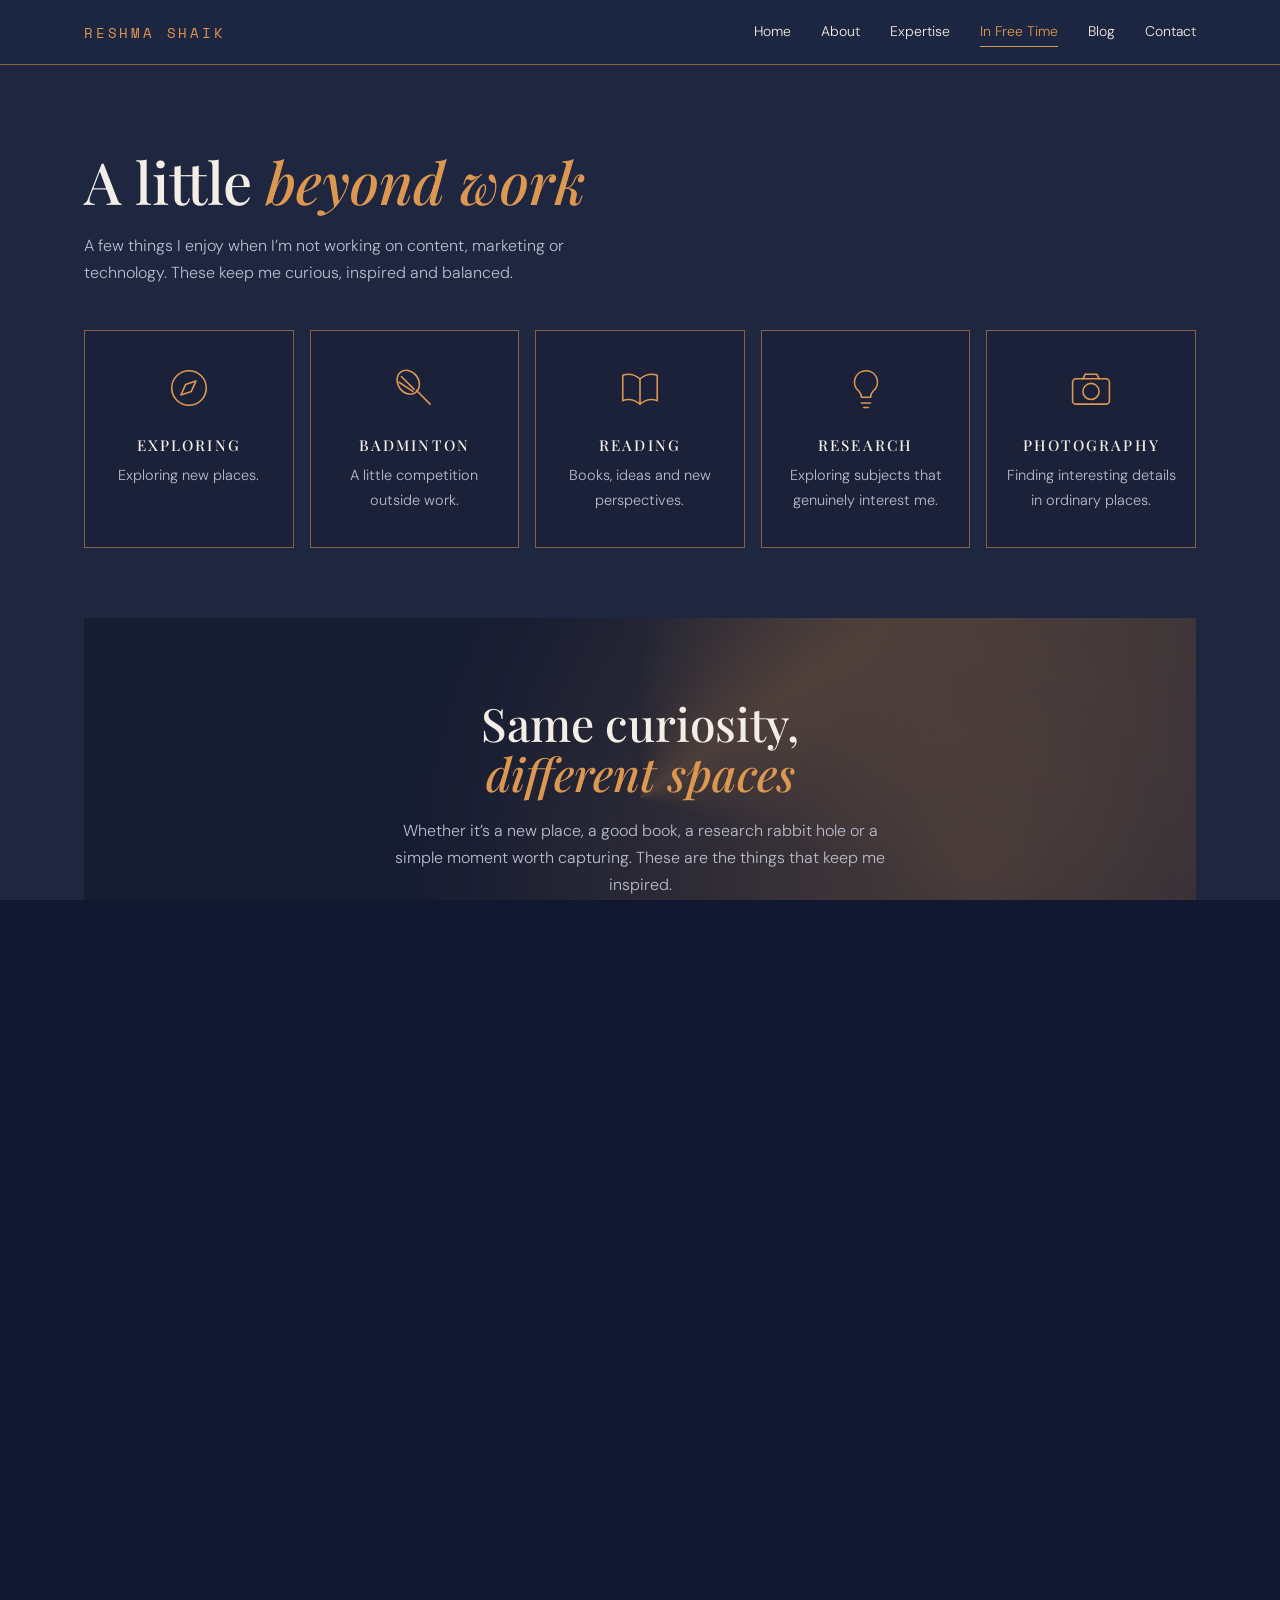
<file: free-time.html>
<!DOCTYPE html><html lang="en"><head><meta charset="utf-8"><meta name="viewport" content="width=device-width, initial-scale=1">
<title>In Free Time | Reshma Shaik</title>
<meta name="description" content="Exploring new places, badminton, reading, research and photography: what keeps me curious beyond content, marketing and technology.">
<meta name="author" content="Reshma Shaik">
<meta name="robots" content="index, follow, max-image-preview:large">
<meta name="theme-color" content="#1e2640">
<link rel="canonical" href="https://reshmashaik02.github.io/reshmashaik.github.io/free-time.html">
<link rel="icon" href="data:image/svg+xml,%3Csvg xmlns='http://www.w3.org/2000/svg' viewBox='0 0 64 64'%3E%3Crect width='64' height='64' fill='%231e2640'/%3E%3Ctext x='32' y='43' font-family='Georgia,serif' font-size='30' text-anchor='middle' fill='%23dc9750'%3ERS%3C/text%3E%3C/svg%3E">
<meta property="og:type" content="website">
<meta property="og:site_name" content="Reshma Shaik">
<meta property="og:title" content="In Free Time | Reshma Shaik">
<meta property="og:description" content="Exploring new places, badminton, reading, research and photography: what keeps me curious beyond content, marketing and technology.">
<meta property="og:url" content="https://reshmashaik02.github.io/reshmashaik.github.io/free-time.html">
<meta property="og:image" content="https://reshmashaik02.github.io/reshmashaik.github.io/assets/og.jpg">
<meta property="og:image:width" content="1200"><meta property="og:image:height" content="630">
<meta property="og:image:alt" content="Reshma Shaik, Content Marketing Lead and AI Specialist">
<meta name="twitter:card" content="summary_large_image">
<meta name="twitter:title" content="In Free Time | Reshma Shaik">
<meta name="twitter:description" content="Exploring new places, badminton, reading, research and photography: what keeps me curious beyond content, marketing and technology.">
<meta name="twitter:image" content="https://reshmashaik02.github.io/reshmashaik.github.io/assets/og.jpg">
<script type="application/ld+json">{"@context": "https://schema.org", "@graph": [{"@type": "Person", "@id": "https://reshmashaik02.github.io/reshmashaik.github.io/#reshma", "name": "Reshma Shaik", "jobTitle": "Content Marketing Lead and AI Specialist", "url": "https://reshmashaik02.github.io/reshmashaik.github.io/", "image": "https://reshmashaik02.github.io/reshmashaik.github.io/assets/hero.jpg?v=9", "email": "mailto:reshmabdul07@gmail.com", "sameAs": ["https://linkedin.com/in/sheikh-reshma-a-91604a18b"], "worksFor": {"@type": "Organization", "name": "Varun Digital Media"}, "address": {"@type": "PostalAddress", "addressLocality": "Hyderabad", "addressRegion": "Telangana", "addressCountry": "IN"}, "alumniOf": {"@type": "CollegeOrUniversity", "name": "Priyadarshini College of Engineering & Technology"}, "knowsAbout": ["Content strategy", "SEO", "AI SEO", "AEO", "GEO", "B2B SaaS marketing", "GTM", "Demand generation", "Social media marketing", "Generative AI", "LLM applications"]}, {"@type": "WebSite", "@id": "https://reshmashaik02.github.io/reshmashaik.github.io/#site", "url": "https://reshmashaik02.github.io/reshmashaik.github.io/", "name": "Reshma Shaik", "description": "Content Marketing Lead and AI Specialist with 7+ years in B2B SaaS content strategy, SEO, AEO, GEO, GTM and demand generation.", "publisher": {"@id": "https://reshmashaik02.github.io/reshmashaik.github.io/#reshma"}}, {"@type": "WebPage", "@id": "https://reshmashaik02.github.io/reshmashaik.github.io/free-time.html", "url": "https://reshmashaik02.github.io/reshmashaik.github.io/free-time.html", "name": "In Free Time | Reshma Shaik", "isPartOf": {"@id": "https://reshmashaik02.github.io/reshmashaik.github.io/#site"}, "about": {"@id": "https://reshmashaik02.github.io/reshmashaik.github.io/#reshma"}}, {"@type": "BreadcrumbList", "itemListElement": [{"@type": "ListItem", "position": 1, "name": "Home", "item": "https://reshmashaik02.github.io/reshmashaik.github.io/"}, {"@type": "ListItem", "position": 2, "name": "In Free Time", "item": "https://reshmashaik02.github.io/reshmashaik.github.io/free-time.html"}]}]}</script>
<link rel="preconnect" href="https://fonts.googleapis.com"><link rel="preconnect" href="https://fonts.gstatic.com" crossorigin="">
<link href="https://fonts.googleapis.com/css2?family=DM+Sans:wght@300;400;500&amp;family=Playfair+Display:ital,wght@0,400;0,500;0,600;1,400;1,500&amp;family=Space+Mono&amp;display=swap" rel="stylesheet">
<link rel="stylesheet" href="assets/style.css?v=12"><script>(function(d){var c="js";try{if(!sessionStorage.getItem("rs")){c+=" intro";sessionStorage.setItem("rs","1")}}catch(e){}d.documentElement.className=c})(document)</script></head><body><a class="skip" href="#main">Skip to content</a>
<svg width="0" height="0" style="position:absolute" aria-hidden="true">
<symbol id="target" viewBox="0 0 40 40"><circle cx="18" cy="22" r="13"></circle><circle cx="18" cy="22" r="8"></circle><circle cx="18" cy="22" r="3"></circle><path d="M18 22 33 7M28 6l6 0 0 6"></path></symbol>
<symbol id="people" viewBox="0 0 40 40"><circle cx="20" cy="12" r="5"></circle><path d="M11 30c0-6 4-10 9-10s9 4 9 10"></path><circle cx="8" cy="19" r="3.5"></circle><circle cx="32" cy="19" r="3.5"></circle><path d="M2 30c0-4 2-7 6-7M38 30c0-4-2-7-6-7"></path></symbol>
<symbol id="bars" viewBox="0 0 40 40"><rect x="6" y="26" width="6" height="8"></rect><rect x="17" y="18" width="6" height="16"></rect><rect x="28" y="8" width="6" height="26"></rect></symbol>
<symbol id="search" viewBox="0 0 40 40"><circle cx="17" cy="17" r="10"></circle><path d="m25 25 10 10"></path></symbol>
<symbol id="route" viewBox="0 0 40 40"><path d="M6 32h8M20 32h6c5 0 5-8 0-8H14c-5 0-5-8 0-8h4"></path><path d="M30 6a6 6 0 0 1 6 6c0 5-6 10-6 10s-6-5-6-10a6 6 0 0 1 6-6z"></path><circle cx="30" cy="12" r="2"></circle></symbol>
<symbol id="doc" viewBox="0 0 40 40"><path d="M10 5h14l8 8v22H10z"></path><path d="M24 5v8h8M16 22h10M16 28h10"></path></symbol>
<symbol id="bulb" viewBox="0 0 40 40"><path d="M20 5a10 10 0 0 0-6 18c1 1 2 3 2 5h8c0-2 1-4 2-5a10 10 0 0 0-6-18zM16 33h8M18 37h4"></path></symbol>
<symbol id="pen" viewBox="0 0 40 40"><path d="m8 32 2-8L28 6l6 6-18 18zM24 10l6 6"></path></symbol>
<symbol id="compass" viewBox="0 0 40 40"><circle cx="20" cy="20" r="15"></circle><path d="M26 14l-4 9-9 3 4-9z"></path></symbol>
<symbol id="racket" viewBox="0 0 40 40"><ellipse cx="15" cy="15" rx="9" ry="11" transform="rotate(-35 15 15)"></ellipse><path d="M22 22l12 12M9 10l11 11M7 15l12 8"></path></symbol>
<symbol id="book" viewBox="0 0 40 40"><path d="M5 9c5-2 10-1 15 3 5-4 10-5 15-3v22c-5-2-10-1-15 3-5-4-10-5-15-3z"></path><path d="M20 12v22"></path></symbol>
<symbol id="camera" viewBox="0 0 40 40"><rect x="4" y="12" width="32" height="22" rx="3"></rect><circle cx="20" cy="23" r="7"></circle><path d="M13 12l2-4h10l2 4"></path></symbol>
<symbol id="cloud" viewBox="0 0 40 40"><path d="M12 31a7 7 0 0 1-1-14 10 10 0 0 1 19-2 8.500 8.500 0 0 1 1 16z"/></symbol>
<symbol id="mail" viewBox="0 0 40 40"><rect x="4" y="9" width="32" height="22" rx="2"/><path d="m4 11 16 12 16-12"/></symbol>
<symbol id="in" viewBox="0 0 40 40"><path d="M7 15h6v18H7zM10 6a3.500 3.500 0 1 1 0 7 3.500 3.500 0 0 1 0-7zM17 15h5.500v2.600c1.200-2 3.400-3.100 6-3.100 5.200 0 6.500 3.300 6.500 8V33h-6V23.500c0-2.200-.4-4-2.800-4s-3.200 1.800-3.200 4V33h-6z"/></symbol>
<symbol id="mega" viewBox="0 0 40 40"><path d="M6 16h8l14-8v24l-14-8H6zM14 24l3 9h4l-2-7"></path></symbol>
</svg>
<header><div class="wrap"><nav aria-label="Main"><a href="index.html" class="logo">RESHMA SHAIK</a>
<button class="burger" aria-label="Menu" onclick="document.getElementById('menu').classList.toggle('open')">☰</button>
<ul id="menu"><li><a href="index.html">Home</a></li><li><a href="about.html">About</a></li><li><a href="expertise.html">Expertise</a></li><li><a href="free-time.html" class="on" aria-current="page">In Free Time</a></li><li><a href="blog.html">Blog</a></li><li><a href="contact.html">Contact</a></li></ul></nav></div></header>
<main id="main"><section class="free" id="free-time"><div class="wrap">
<h1>A little <em>beyond work</em></h1>
<p class="lead">A few things I enjoy when I’m not working on content, marketing or technology. These keep me curious, inspired and balanced.</p>
<div class="grid" id="free"><div class="card"><svg class="i"><use href="#compass"></use></svg><h3>Exploring</h3><p>Exploring new places.</p></div><div class="card"><svg class="i"><use href="#racket"></use></svg><h3>Badminton</h3><p>A little competition outside work.</p></div><div class="card"><svg class="i"><use href="#book"></use></svg><h3>Reading</h3><p>Books, ideas and new perspectives.</p></div><div class="card"><svg class="i"><use href="#bulb"></use></svg><h3>Research</h3><p>Exploring subjects that genuinely interest me.</p></div><div class="card"><svg class="i"><use href="#camera"></use></svg><h3>Photography</h3><p>Finding interesting details in ordinary places.</p></div></div>
<div class="quote"><h3>Same curiosity,<br><em>different spaces</em></h3><p>Whether it’s a new place, a good book, a research rabbit hole or a simple moment worth capturing. These are the things that keep me inspired.</p></div>
</div></section></main>
<footer class="ft"><div class="wrap"><div class="ft-main">
<div class="ft-l"><h2>LET’S<br><span>CONNECT</span></h2>
<p class="ft-tag">Good ideas start with<br>a conversation.</p>
<p class="ft-p">Have an idea, project or challenge in mind?<br>Let’s talk.</p>
<a class="ft-a" href="mailto:reshmabdul07@gmail.com"><svg class="i"><use href="#mail"/></svg><span>reshmabdul07@gmail.com</span></a>
<a class="ft-a" href="https://linkedin.com/in/sheikh-reshma-a-91604a18b" target="_blank" rel="noopener noreferrer"><svg class="fi"><use href="#in"/></svg><span>LinkedIn ↗</span></a></div>
<div class="ft-r"><h4>What I can do</h4><ul><li><a href="expertise.html#content-strategy"><svg class="i"><use href="#doc"/></svg><span>Content &amp; SEO Strategy</span></a></li><li><a href="expertise.html#b2b-saas"><svg class="i"><use href="#cloud"/></svg><span>B2B SaaS Content Service</span></a></li><li><a href="expertise.html#content-strategy"><svg class="i"><use href="#mega"/></svg><span>Brand &amp; Product Messaging</span></a></li><li><a href="expertise.html#social-marketing"><svg class="i"><use href="#people"/></svg><span>Social Media Campaigns</span></a></li><li><a href="expertise.html#gtm-demand"><svg class="i"><use href="#bars"/></svg><span>Demand Generation</span></a></li><li><a href="expertise.html#content-strategy"><svg class="i"><use href="#bulb"/></svg><span>Thought Leadership</span></a></li></ul></div>
</div><div class="ft-bot"><span>© <span id="yr"></span> Reshma Shaik. All rights reserved.</span><ul><li><a href="index.html">Home</a></li><li><a href="about.html">About</a></li><li><a href="expertise.html">Expertise</a></li><li><a href="free-time.html">In Free Time</a></li><li><a href="blog.html">Blog</a></li><li><a href="contact.html">Contact</a></li></ul></div></div></footer>
<script src="assets/main.js?v=12"></script></body></html>
</file>
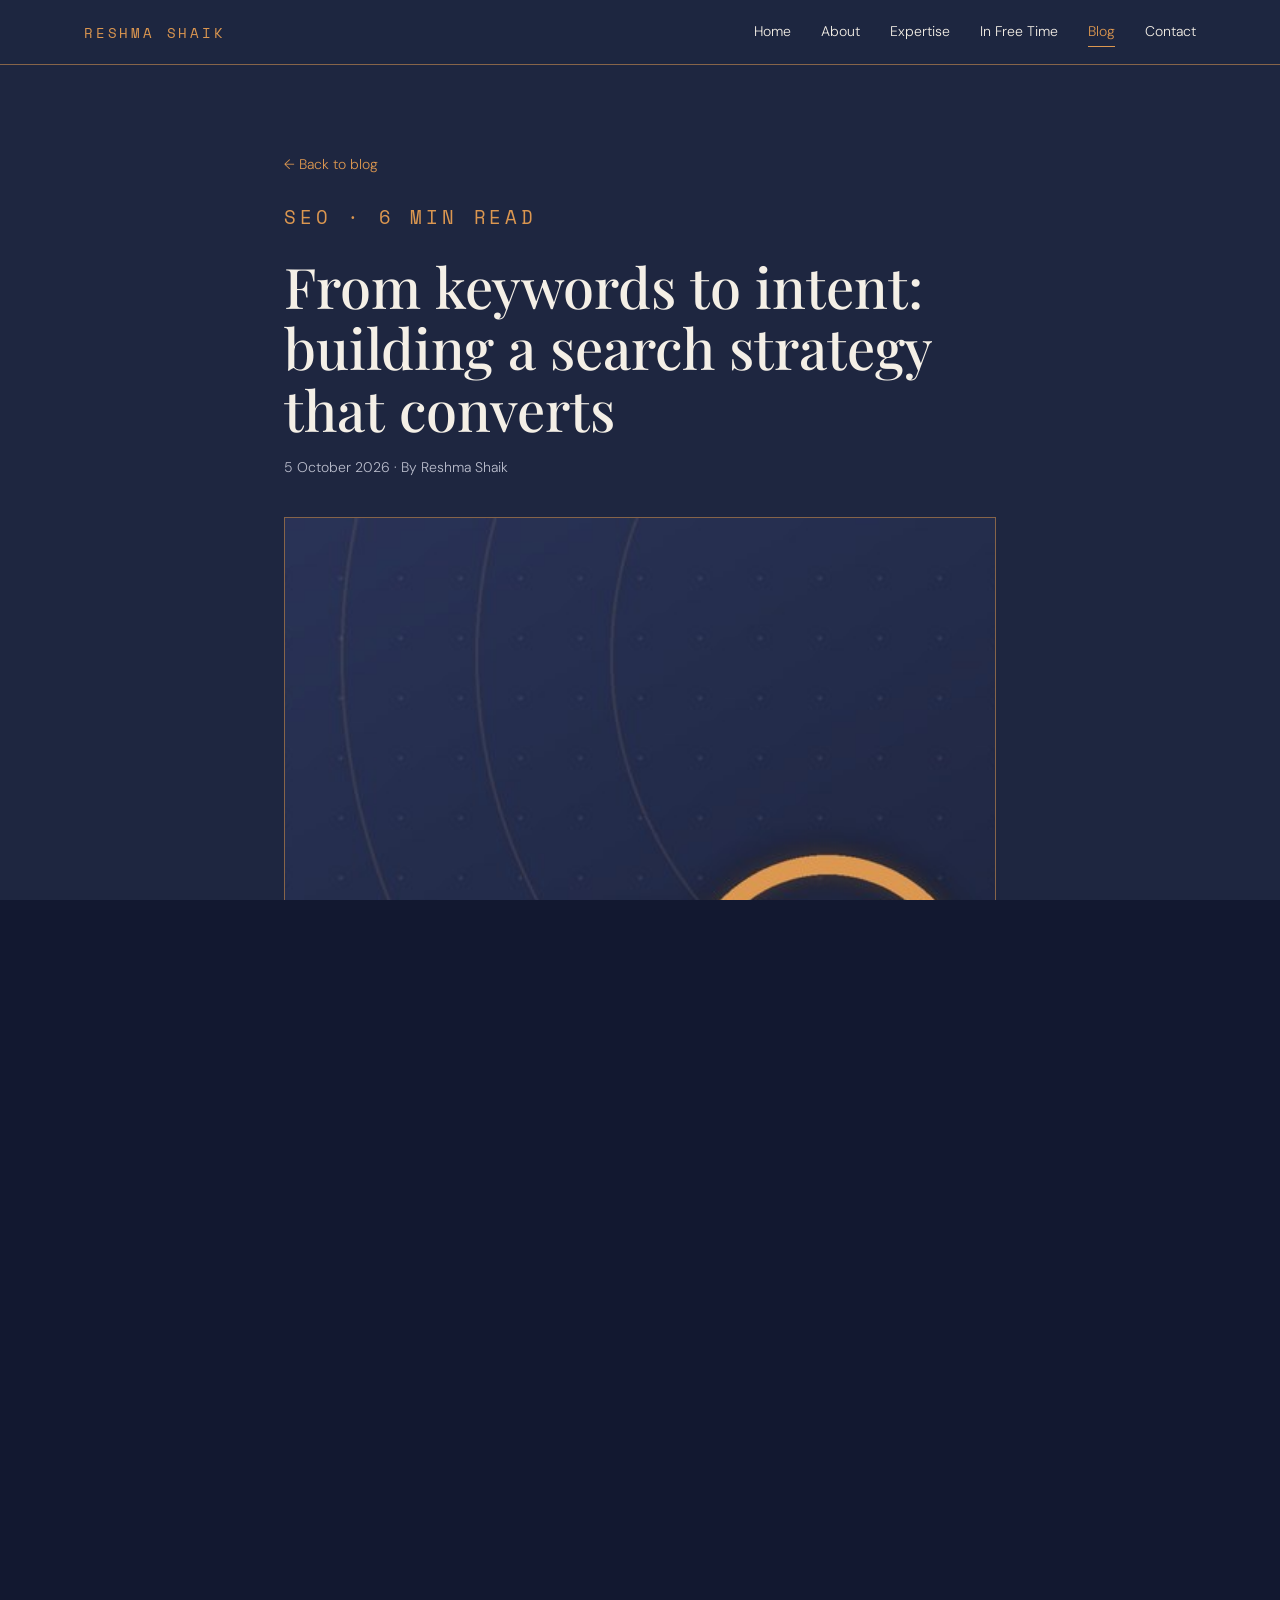
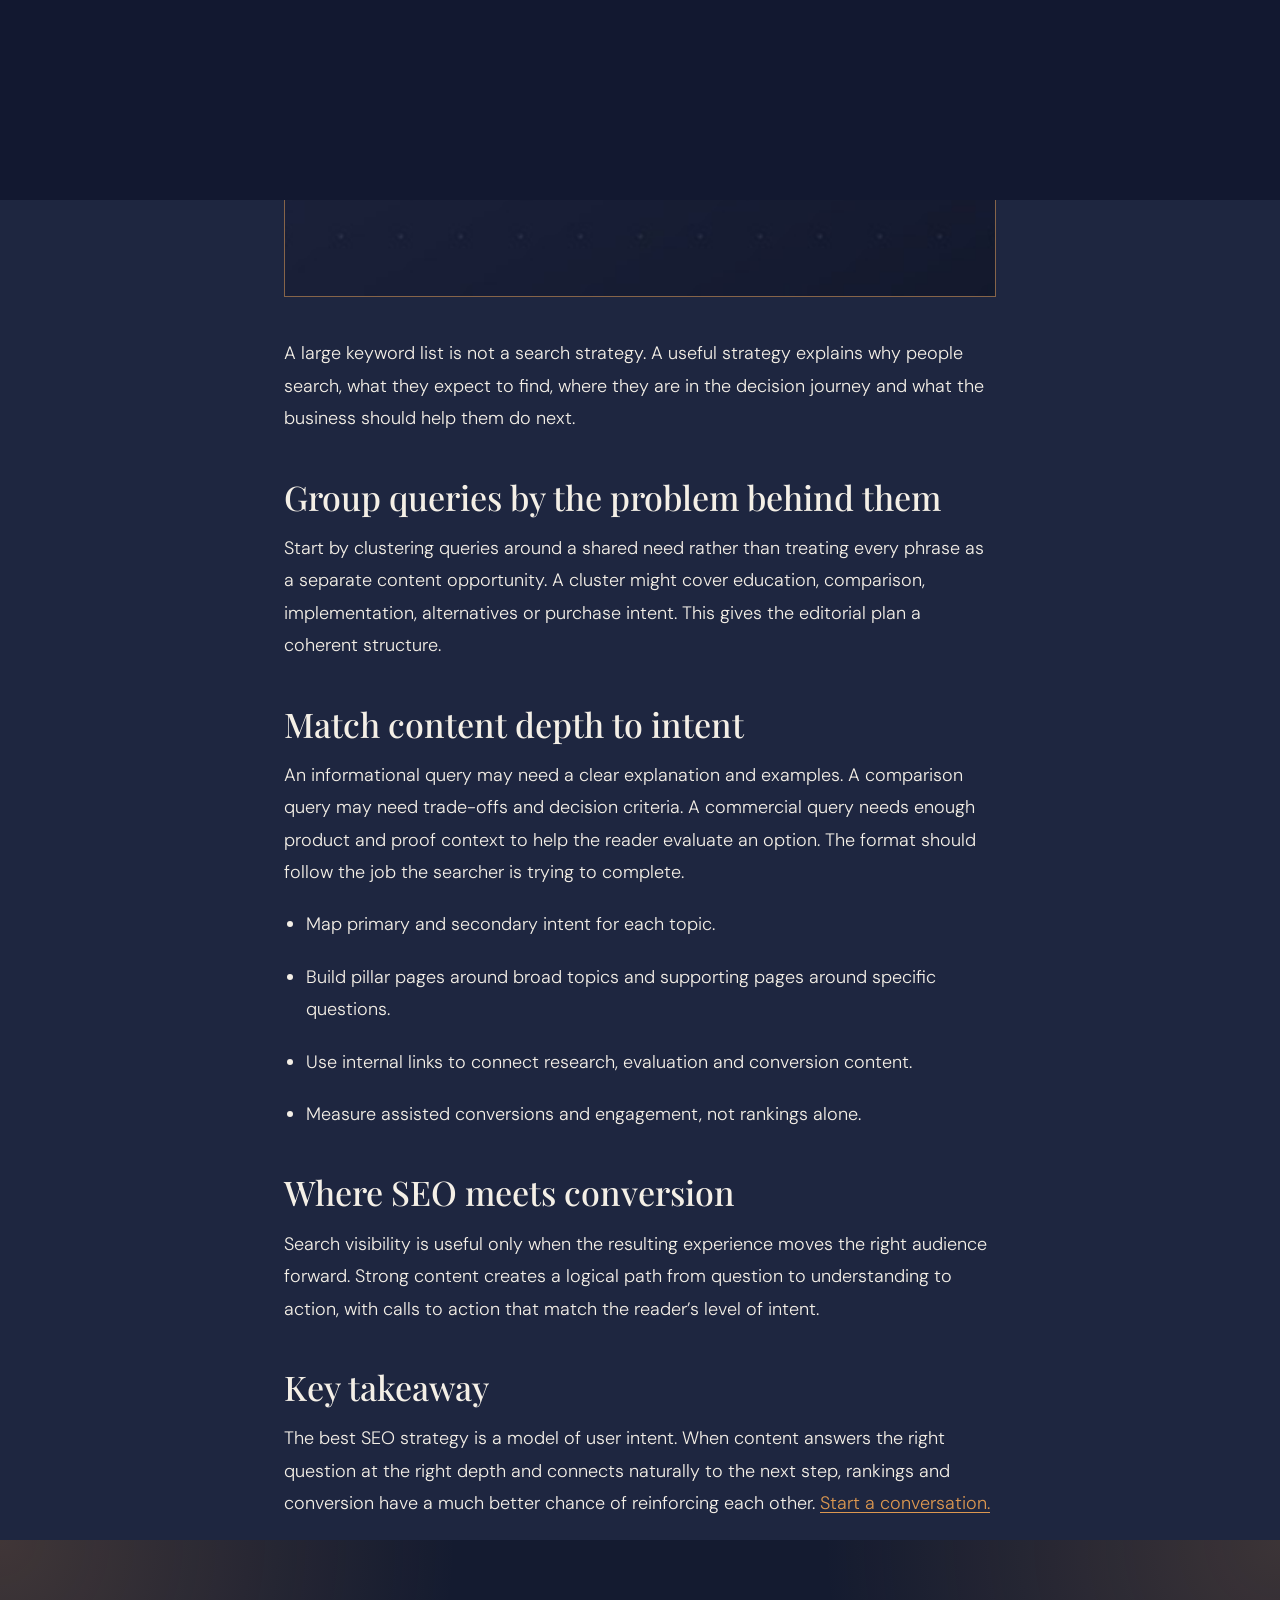
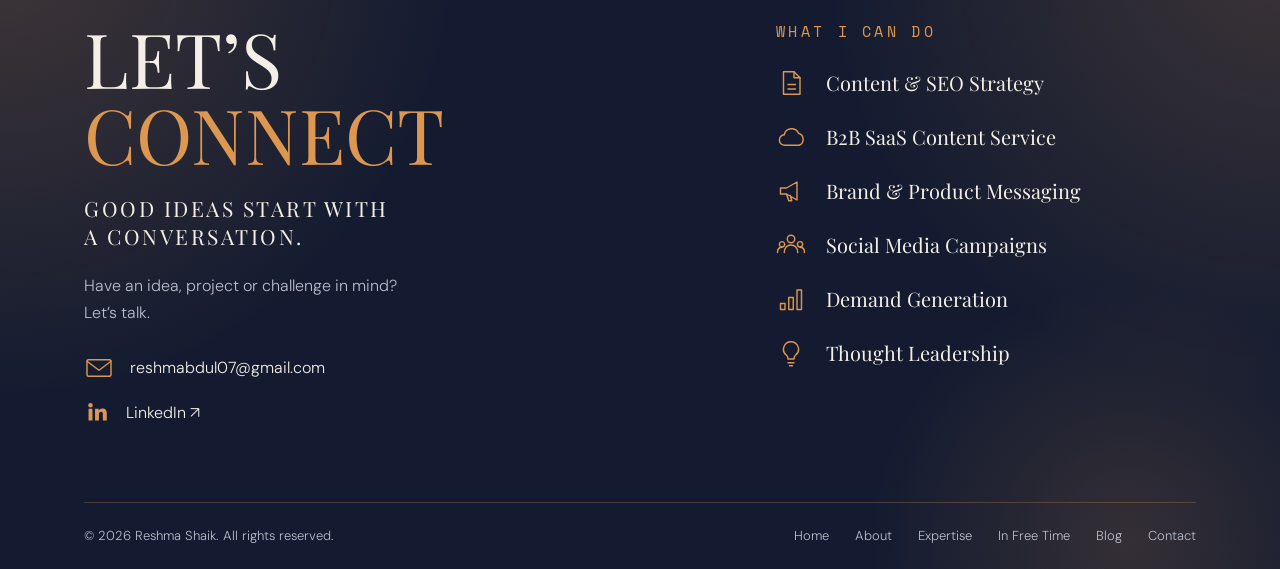
<file: search-intent-strategy.html>
<!DOCTYPE html><html lang="en"><head><meta charset="utf-8"/><meta content="width=device-width, initial-scale=1" name="viewport"/>
<title>From Keywords to Intent: A Search Strategy That Converts | Reshma Shaik</title>
<meta content="A practical framework for moving beyond keyword lists and building an SEO strategy around search intent, topic coverage and conversion." name="description"/>
<meta content="Reshma Shaik" name="author"/>
<meta content="index, follow, max-image-preview:large" name="robots"/><!-- TEMPLATE: change to "index, follow" on a real post -->
<meta content="#1e2640" name="theme-color"/>
<link href="https://reshmashaik02.github.io/reshmashaik.github.io/search-intent-strategy.html" rel="canonical"/>
<link href="data:image/svg+xml,%3Csvg xmlns='http://www.w3.org/2000/svg' viewBox='0 0 64 64'%3E%3Crect width='64' height='64' fill='%231e2640'/%3E%3Ctext x='32' y='43' font-family='Georgia,serif' font-size='30' text-anchor='middle' fill='%23dc9750'%3ERS%3C/text%3E%3C/svg%3E" rel="icon"/>
<meta content="article" property="og:type"/>
<meta content="Reshma Shaik" property="og:site_name"/>
<meta content="From Keywords to Intent: A Search Strategy That Converts | Reshma Shaik" property="og:title"/>
<meta content="A practical framework for moving beyond keyword lists and building an SEO strategy around search intent, topic coverage and conversion." property="og:description"/>
<meta content="https://reshmashaik02.github.io/reshmashaik.github.io/search-intent-strategy.html" property="og:url"/>
<meta content="https://reshmashaik02.github.io/reshmashaik.github.io/assets/blog-seo-intent.jpg?v=10" property="og:image"/>
<meta content="1200" property="og:image:width"/><meta content="630" property="og:image:height"/>
<meta content="Reshma Shaik, Content Marketing Lead and AI Specialist" property="og:image:alt"/>
<meta content="summary_large_image" name="twitter:card"/>
<meta content="From Keywords to Intent: A Search Strategy That Converts | Reshma Shaik" name="twitter:title"/>
<meta content="A practical framework for moving beyond keyword lists and building an SEO strategy around search intent, topic coverage and conversion." name="twitter:description"/>
<meta content="https://reshmashaik02.github.io/reshmashaik.github.io/assets/blog-seo-intent.jpg?v=10" name="twitter:image"/>
<script type="application/ld+json">{"@context": "https://schema.org", "@graph": [{"@type": "Person", "@id": "https://reshmashaik02.github.io/reshmashaik.github.io/#reshma", "name": "Reshma Shaik", "jobTitle": "Content Marketing Lead and AI Specialist", "url": "https://reshmashaik02.github.io/reshmashaik.github.io/", "image": "https://reshmashaik02.github.io/reshmashaik.github.io/assets/hero.jpg?v=9", "email": "mailto:reshmabdul07@gmail.com", "sameAs": ["https://linkedin.com/in/sheikh-reshma-a-91604a18b"], "worksFor": {"@type": "Organization", "name": "Varun Digital Media"}, "address": {"@type": "PostalAddress", "addressLocality": "Hyderabad", "addressRegion": "Telangana", "addressCountry": "IN"}, "alumniOf": {"@type": "CollegeOrUniversity", "name": "Priyadarshini College of Engineering & Technology"}, "knowsAbout": ["Content strategy", "SEO", "AI SEO", "AEO", "GEO", "B2B SaaS marketing", "GTM", "Demand generation", "Social media marketing", "Generative AI", "LLM applications"]}, {"@type": "WebSite", "@id": "https://reshmashaik02.github.io/reshmashaik.github.io/#site", "url": "https://reshmashaik02.github.io/reshmashaik.github.io/", "name": "Reshma Shaik", "description": "Content Marketing Lead and AI Specialist with 7+ years in B2B SaaS content strategy, SEO, AEO, GEO, GTM and demand generation.", "publisher": {"@id": "https://reshmashaik02.github.io/reshmashaik.github.io/#reshma"}}, {"@type": "Article", "@id": "https://reshmashaik02.github.io/reshmashaik.github.io/search-intent-strategy.html#article", "url": "https://reshmashaik02.github.io/reshmashaik.github.io/search-intent-strategy.html", "headline": "From keywords to intent: building a search strategy that converts", "description": "A practical framework for moving beyond keyword lists and building an SEO strategy around search intent, topic coverage and conversion.", "image": "https://reshmashaik02.github.io/reshmashaik.github.io/assets/blog-seo-intent.jpg?v=10", "datePublished": "2026-10-05", "dateModified": "2026-10-05", "author": {"@id": "https://reshmashaik02.github.io/reshmashaik.github.io/#reshma"}, "publisher": {"@id": "https://reshmashaik02.github.io/reshmashaik.github.io/#reshma"}, "mainEntityOfPage": {"@type": "WebPage", "@id": "https://reshmashaik02.github.io/reshmashaik.github.io/search-intent-strategy.html"}}, {"@type": "BreadcrumbList", "itemListElement": [{"@type": "ListItem", "position": 1, "name": "Home", "item": "https://reshmashaik02.github.io/reshmashaik.github.io/"}, {"@type": "ListItem", "position": 2, "name": "Blog", "item": "https://reshmashaik02.github.io/reshmashaik.github.io/blog.html"}, {"@type": "ListItem", "position": 3, "name": "From keywords to intent: building a search strategy that converts", "item": "https://reshmashaik02.github.io/reshmashaik.github.io/search-intent-strategy.html"}]}]}</script>
<link href="https://fonts.googleapis.com" rel="preconnect"/><link crossorigin="" href="https://fonts.gstatic.com" rel="preconnect"/>
<link href="https://fonts.googleapis.com/css2?family=DM+Sans:wght@300;400;500&amp;family=Playfair+Display:ital,wght@0,400;0,500;0,600;1,400;1,500&amp;family=Space+Mono&amp;display=swap" rel="stylesheet"/>
<link href="assets/style.css?v=12" rel="stylesheet"/><script>(function(d){var c="js";try{if(!sessionStorage.getItem("rs")){c+=" intro";sessionStorage.setItem("rs","1")}}catch(e){}d.documentElement.className=c})(document)</script></head><body><a class="skip" href="#main">Skip to content</a>
<svg aria-hidden="true" height="0" style="position:absolute" width="0">
<symbol id="target" viewbox="0 0 40 40"><circle cx="18" cy="22" r="13"></circle><circle cx="18" cy="22" r="8"></circle><circle cx="18" cy="22" r="3"></circle><path d="M18 22 33 7M28 6l6 0 0 6"></path></symbol>
<symbol id="people" viewbox="0 0 40 40"><circle cx="20" cy="12" r="5"></circle><path d="M11 30c0-6 4-10 9-10s9 4 9 10"></path><circle cx="8" cy="19" r="3.5"></circle><circle cx="32" cy="19" r="3.5"></circle><path d="M2 30c0-4 2-7 6-7M38 30c0-4-2-7-6-7"></path></symbol>
<symbol id="bars" viewbox="0 0 40 40"><rect height="8" width="6" x="6" y="26"></rect><rect height="16" width="6" x="17" y="18"></rect><rect height="26" width="6" x="28" y="8"></rect></symbol>
<symbol id="search" viewbox="0 0 40 40"><circle cx="17" cy="17" r="10"></circle><path d="m25 25 10 10"></path></symbol>
<symbol id="route" viewbox="0 0 40 40"><path d="M6 32h8M20 32h6c5 0 5-8 0-8H14c-5 0-5-8 0-8h4"></path><path d="M30 6a6 6 0 0 1 6 6c0 5-6 10-6 10s-6-5-6-10a6 6 0 0 1 6-6z"></path><circle cx="30" cy="12" r="2"></circle></symbol>
<symbol id="doc" viewbox="0 0 40 40"><path d="M10 5h14l8 8v22H10z"></path><path d="M24 5v8h8M16 22h10M16 28h10"></path></symbol>
<symbol id="bulb" viewbox="0 0 40 40"><path d="M20 5a10 10 0 0 0-6 18c1 1 2 3 2 5h8c0-2 1-4 2-5a10 10 0 0 0-6-18zM16 33h8M18 37h4"></path></symbol>
<symbol id="pen" viewbox="0 0 40 40"><path d="m8 32 2-8L28 6l6 6-18 18zM24 10l6 6"></path></symbol>
<symbol id="compass" viewbox="0 0 40 40"><circle cx="20" cy="20" r="15"></circle><path d="M26 14l-4 9-9 3 4-9z"></path></symbol>
<symbol id="racket" viewbox="0 0 40 40"><ellipse cx="15" cy="15" rx="9" ry="11" transform="rotate(-35 15 15)"></ellipse><path d="M22 22l12 12M9 10l11 11M7 15l12 8"></path></symbol>
<symbol id="book" viewbox="0 0 40 40"><path d="M5 9c5-2 10-1 15 3 5-4 10-5 15-3v22c-5-2-10-1-15 3-5-4-10-5-15-3z"></path><path d="M20 12v22"></path></symbol>
<symbol id="camera" viewbox="0 0 40 40"><rect height="22" rx="3" width="32" x="4" y="12"></rect><circle cx="20" cy="23" r="7"></circle><path d="M13 12l2-4h10l2 4"></path></symbol>
<symbol id="cloud" viewbox="0 0 40 40"><path d="M12 31a7 7 0 0 1-1-14 10 10 0 0 1 19-2 8.500 8.500 0 0 1 1 16z"></path></symbol>
<symbol id="mail" viewbox="0 0 40 40"><rect height="22" rx="2" width="32" x="4" y="9"></rect><path d="m4 11 16 12 16-12"></path></symbol>
<symbol id="in" viewbox="0 0 40 40"><path d="M7 15h6v18H7zM10 6a3.500 3.500 0 1 1 0 7 3.500 3.500 0 0 1 0-7zM17 15h5.500v2.600c1.200-2 3.400-3.100 6-3.100 5.200 0 6.500 3.300 6.500 8V33h-6V23.500c0-2.200-.4-4-2.800-4s-3.200 1.800-3.200 4V33h-6z"></path></symbol>
<symbol id="mega" viewbox="0 0 40 40"><path d="M6 16h8l14-8v24l-14-8H6zM14 24l3 9h4l-2-7"></path></symbol>
</svg>
<header><div class="wrap"><nav aria-label="Main"><a class="logo" href="index.html">RESHMA SHAIK</a>
<button aria-label="Menu" class="burger" onclick="document.getElementById('menu').classList.toggle('open')">☰</button>
<ul id="menu"><li><a href="index.html">Home</a></li><li><a href="about.html">About</a></li><li><a href="expertise.html">Expertise</a></li><li><a href="free-time.html">In Free Time</a></li><li><a aria-current="page" class="on" href="blog.html">Blog</a></li><li><a href="contact.html">Contact</a></li></ul></nav></div></header>
<main id="main"><article class="art"><div class="wrap">
<a class="back" href="blog.html">← Back to blog</a>
<div class="eyebrow">SEO · 6 min read</div>
<h1>From keywords to intent: building a search strategy that converts</h1>
<p class="meta"><time datetime="2026-10-05">5 October 2026</time> · By Reshma Shaik</p><img alt="Illustration of search intent and organic growth" class="article-cover" decoding="async" height="1380" loading="eager" src="assets/blog-seo-intent.jpg?v=10" width="1200"/>
<div class="post-body"><p>A large keyword list is not a search strategy. A useful strategy explains why people search, what they expect to find, where they are in the decision journey and what the business should help them do next.</p><h2>Group queries by the problem behind them</h2><p>Start by clustering queries around a shared need rather than treating every phrase as a separate content opportunity. A cluster might cover education, comparison, implementation, alternatives or purchase intent. This gives the editorial plan a coherent structure.</p><h2>Match content depth to intent</h2><p>An informational query may need a clear explanation and examples. A comparison query may need trade-offs and decision criteria. A commercial query needs enough product and proof context to help the reader evaluate an option. The format should follow the job the searcher is trying to complete.</p><ul><li>Map primary and secondary intent for each topic.</li><li>Build pillar pages around broad topics and supporting pages around specific questions.</li><li>Use internal links to connect research, evaluation and conversion content.</li><li>Measure assisted conversions and engagement, not rankings alone.</li></ul><h2>Where SEO meets conversion</h2><p>Search visibility is useful only when the resulting experience moves the right audience forward. Strong content creates a logical path from question to understanding to action, with calls to action that match the reader’s level of intent.</p><h2>Key takeaway</h2><p>The best SEO strategy is a model of user intent. When content answers the right question at the right depth and connects naturally to the next step, rankings and conversion have a much better chance of reinforcing each other. <a href="contact.html">Start a conversation.</a></p></div></div></article></main>
<footer class="ft"><div class="wrap"><div class="ft-main">
<div class="ft-l"><h2>LET’S<br/><span>CONNECT</span></h2>
<p class="ft-tag">Good ideas start with<br/>a conversation.</p>
<p class="ft-p">Have an idea, project or challenge in mind?<br/>Let’s talk.</p>
<a class="ft-a" href="mailto:reshmabdul07@gmail.com"><svg class="i"><use href="#mail"></use></svg><span>reshmabdul07@gmail.com</span></a>
<a class="ft-a" href="https://linkedin.com/in/sheikh-reshma-a-91604a18b" rel="noopener noreferrer" target="_blank"><svg class="fi"><use href="#in"></use></svg><span>LinkedIn ↗</span></a></div>
<div class="ft-r"><h4>What I can do</h4><ul><li><a href="expertise.html#content-strategy"><svg class="i"><use href="#doc"></use></svg><span>Content &amp; SEO Strategy</span></a></li><li><a href="expertise.html#b2b-saas"><svg class="i"><use href="#cloud"></use></svg><span>B2B SaaS Content Service</span></a></li><li><a href="expertise.html#content-strategy"><svg class="i"><use href="#mega"></use></svg><span>Brand &amp; Product Messaging</span></a></li><li><a href="expertise.html#social-marketing"><svg class="i"><use href="#people"></use></svg><span>Social Media Campaigns</span></a></li><li><a href="expertise.html#gtm-demand"><svg class="i"><use href="#bars"></use></svg><span>Demand Generation</span></a></li><li><a href="expertise.html#content-strategy"><svg class="i"><use href="#bulb"></use></svg><span>Thought Leadership</span></a></li></ul></div>
</div><div class="ft-bot"><span>© <span id="yr"></span> Reshma Shaik. All rights reserved.</span><ul><li><a href="index.html">Home</a></li><li><a href="about.html">About</a></li><li><a href="expertise.html">Expertise</a></li><li><a href="free-time.html">In Free Time</a></li><li><a href="blog.html">Blog</a></li><li><a href="contact.html">Contact</a></li></ul></div></div></footer>
<script src="assets/main.js?v=12"></script></body></html>
</file>
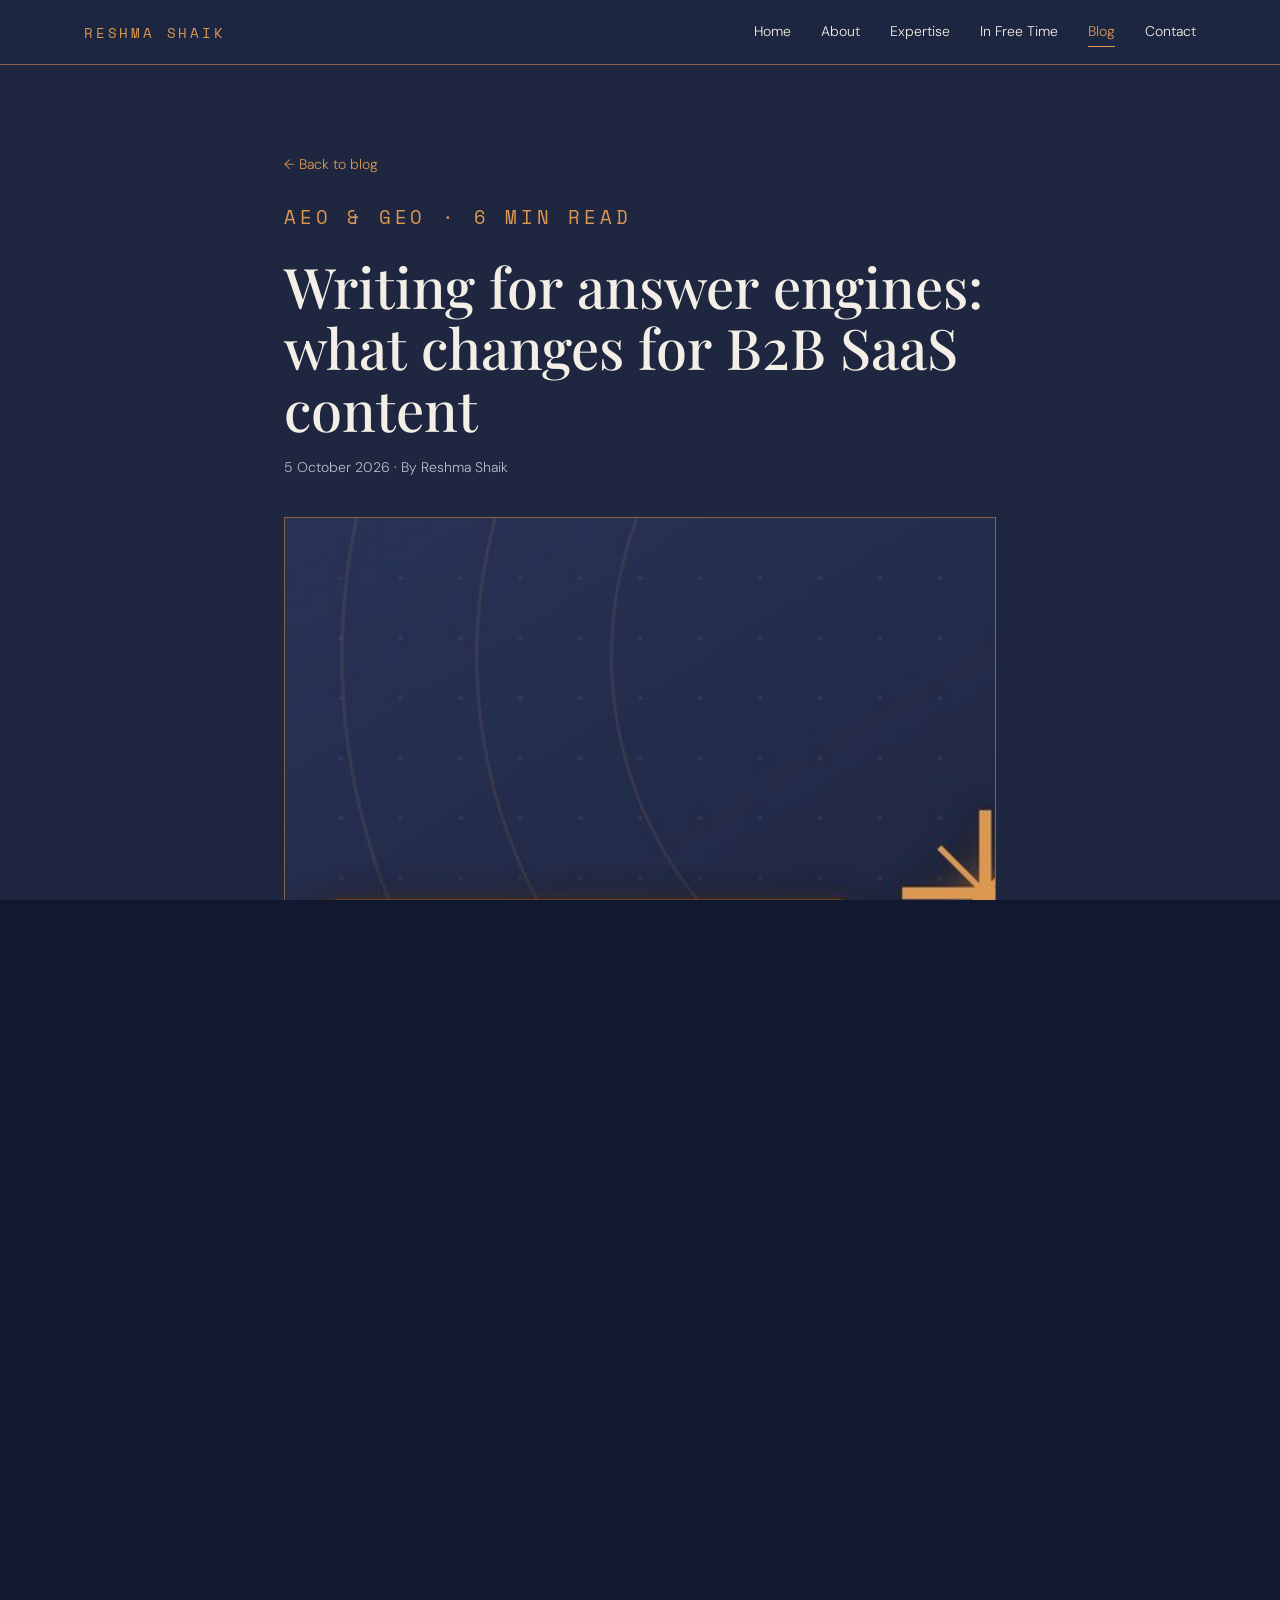
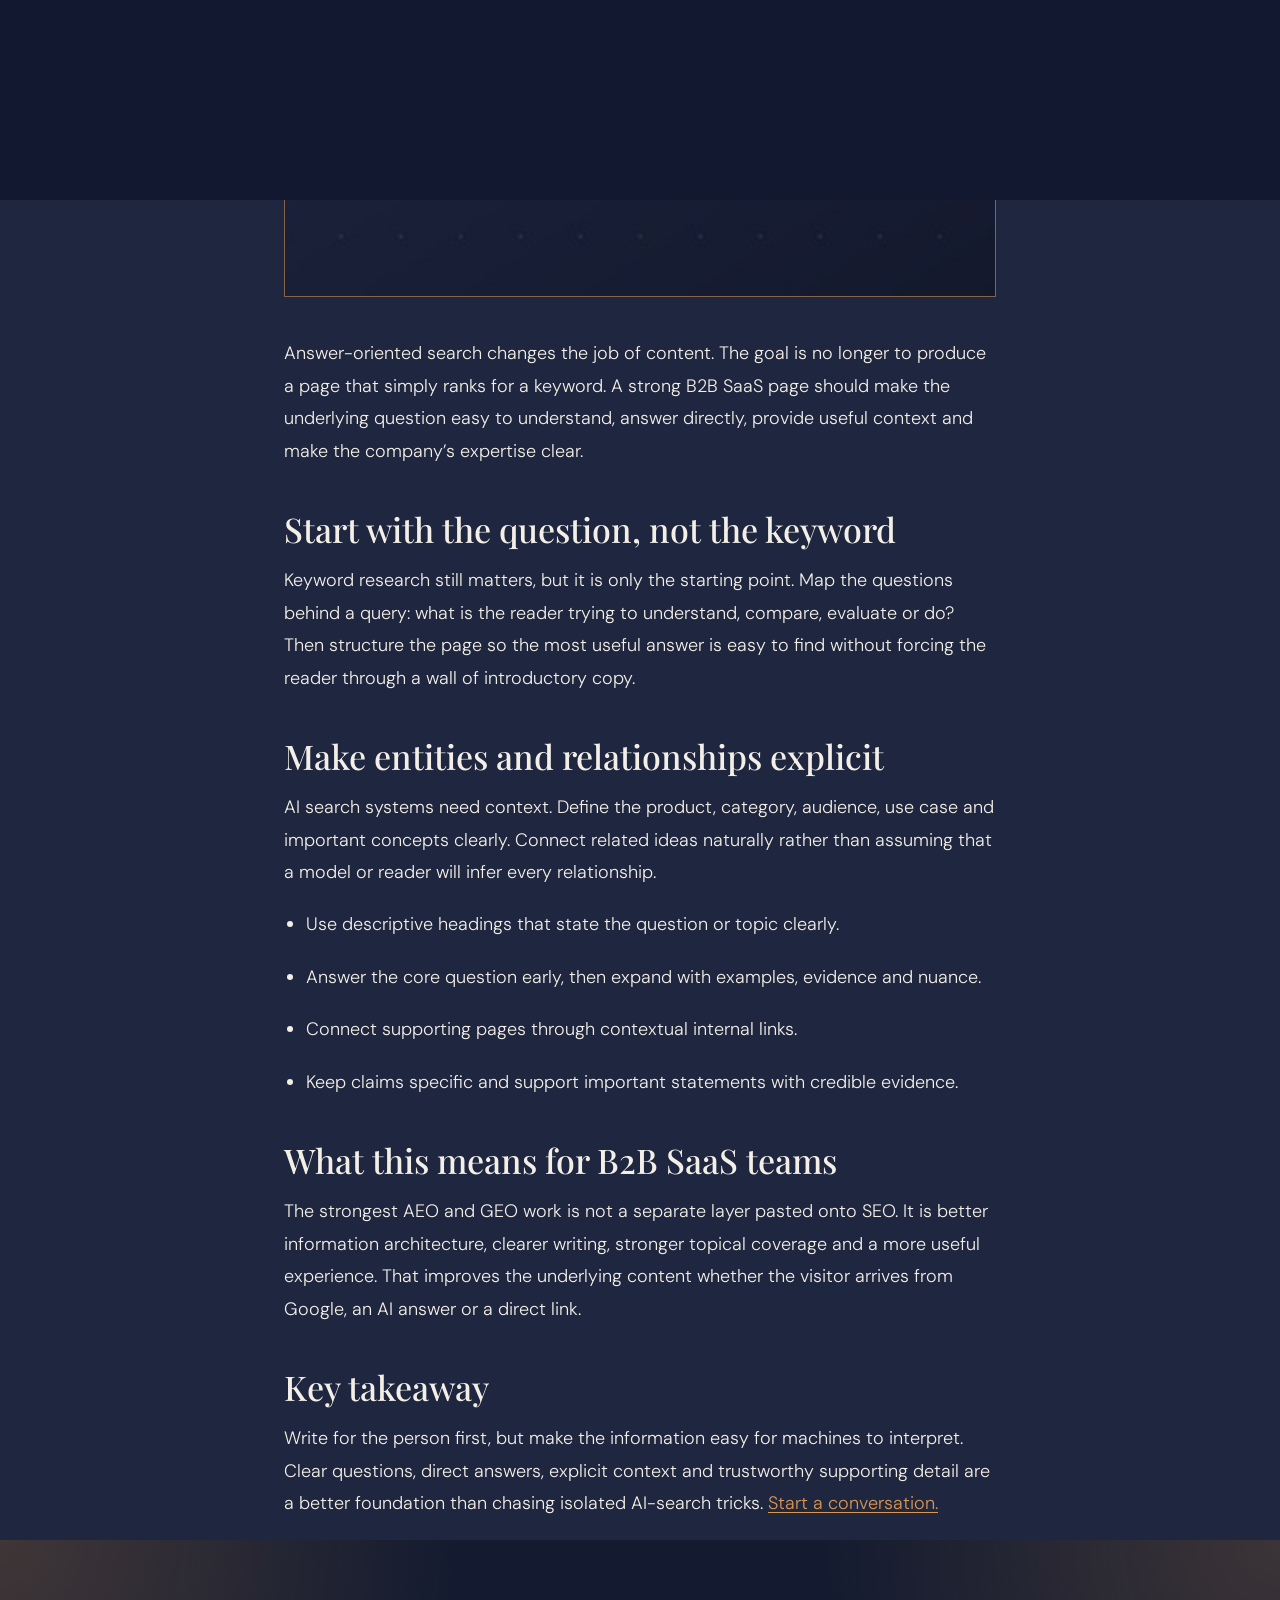
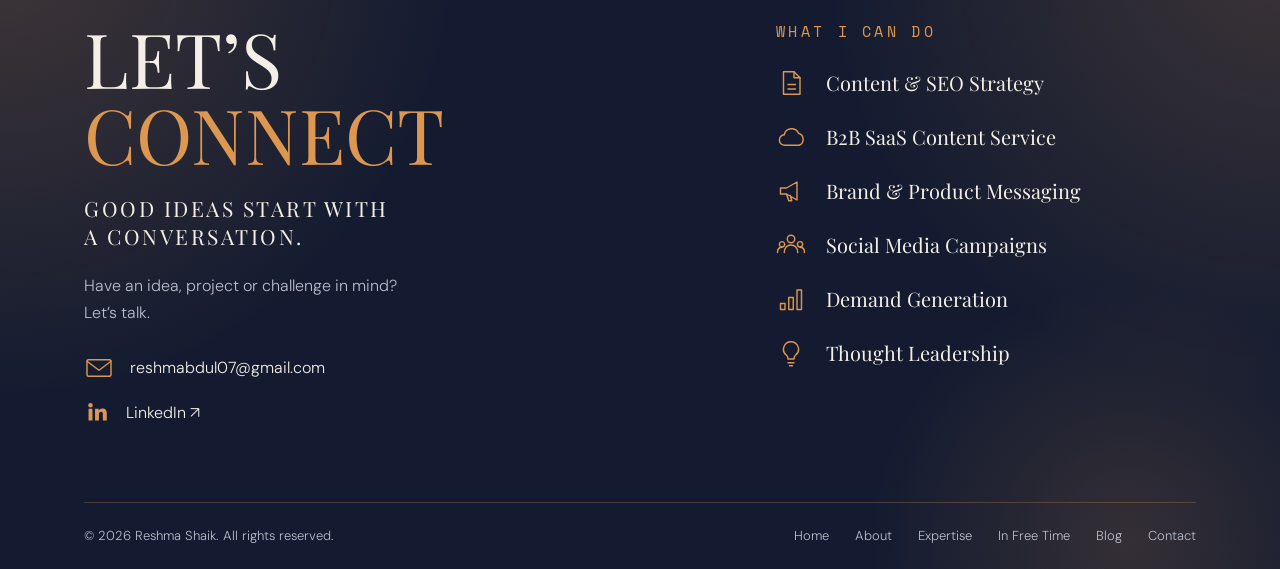
<file: writing-for-answer-engines.html>
<!DOCTYPE html><html lang="en"><head><meta charset="utf-8"/><meta content="width=device-width, initial-scale=1" name="viewport"/>
<title>Writing for Answer Engines: What Changes for B2B SaaS Content | Reshma Shaik</title>
<meta content="How B2B SaaS content can become clearer, more useful and easier for answer engines and AI search systems to interpret." name="description"/>
<meta content="Reshma Shaik" name="author"/>
<meta content="index, follow, max-image-preview:large" name="robots"/><!-- TEMPLATE: change to "index, follow" on a real post -->
<meta content="#1e2640" name="theme-color"/>
<link href="https://reshmashaik02.github.io/reshmashaik.github.io/writing-for-answer-engines.html" rel="canonical"/>
<link href="data:image/svg+xml,%3Csvg xmlns='http://www.w3.org/2000/svg' viewBox='0 0 64 64'%3E%3Crect width='64' height='64' fill='%231e2640'/%3E%3Ctext x='32' y='43' font-family='Georgia,serif' font-size='30' text-anchor='middle' fill='%23dc9750'%3ERS%3C/text%3E%3C/svg%3E" rel="icon"/>
<meta content="article" property="og:type"/>
<meta content="Reshma Shaik" property="og:site_name"/>
<meta content="Writing for Answer Engines: What Changes for B2B SaaS Content | Reshma Shaik" property="og:title"/>
<meta content="How B2B SaaS content can become clearer, more useful and easier for answer engines and AI search systems to interpret." property="og:description"/>
<meta content="https://reshmashaik02.github.io/reshmashaik.github.io/writing-for-answer-engines.html" property="og:url"/>
<meta content="https://reshmashaik02.github.io/reshmashaik.github.io/assets/blog-aeo-geo.jpg?v=10" property="og:image"/>
<meta content="1200" property="og:image:width"/><meta content="630" property="og:image:height"/>
<meta content="Reshma Shaik, Content Marketing Lead and AI Specialist" property="og:image:alt"/>
<meta content="summary_large_image" name="twitter:card"/>
<meta content="Writing for Answer Engines: What Changes for B2B SaaS Content | Reshma Shaik" name="twitter:title"/>
<meta content="How B2B SaaS content can become clearer, more useful and easier for answer engines and AI search systems to interpret." name="twitter:description"/>
<meta content="https://reshmashaik02.github.io/reshmashaik.github.io/assets/blog-aeo-geo.jpg?v=10" name="twitter:image"/>
<script type="application/ld+json">{"@context": "https://schema.org", "@graph": [{"@type": "Person", "@id": "https://reshmashaik02.github.io/reshmashaik.github.io/#reshma", "name": "Reshma Shaik", "jobTitle": "Content Marketing Lead and AI Specialist", "url": "https://reshmashaik02.github.io/reshmashaik.github.io/", "image": "https://reshmashaik02.github.io/reshmashaik.github.io/assets/hero.jpg?v=9", "email": "mailto:reshmabdul07@gmail.com", "sameAs": ["https://linkedin.com/in/sheikh-reshma-a-91604a18b"], "worksFor": {"@type": "Organization", "name": "Varun Digital Media"}, "address": {"@type": "PostalAddress", "addressLocality": "Hyderabad", "addressRegion": "Telangana", "addressCountry": "IN"}, "alumniOf": {"@type": "CollegeOrUniversity", "name": "Priyadarshini College of Engineering & Technology"}, "knowsAbout": ["Content strategy", "SEO", "AI SEO", "AEO", "GEO", "B2B SaaS marketing", "GTM", "Demand generation", "Social media marketing", "Generative AI", "LLM applications"]}, {"@type": "WebSite", "@id": "https://reshmashaik02.github.io/reshmashaik.github.io/#site", "url": "https://reshmashaik02.github.io/reshmashaik.github.io/", "name": "Reshma Shaik", "description": "Content Marketing Lead and AI Specialist with 7+ years in B2B SaaS content strategy, SEO, AEO, GEO, GTM and demand generation.", "publisher": {"@id": "https://reshmashaik02.github.io/reshmashaik.github.io/#reshma"}}, {"@type": "Article", "@id": "https://reshmashaik02.github.io/reshmashaik.github.io/writing-for-answer-engines.html#article", "url": "https://reshmashaik02.github.io/reshmashaik.github.io/writing-for-answer-engines.html", "headline": "Writing for answer engines: what changes for B2B SaaS content", "description": "How B2B SaaS content can become clearer, more useful and easier for answer engines and AI search systems to interpret.", "image": "https://reshmashaik02.github.io/reshmashaik.github.io/assets/blog-aeo-geo.jpg?v=10", "datePublished": "2026-10-05", "dateModified": "2026-10-05", "author": {"@id": "https://reshmashaik02.github.io/reshmashaik.github.io/#reshma"}, "publisher": {"@id": "https://reshmashaik02.github.io/reshmashaik.github.io/#reshma"}, "mainEntityOfPage": {"@type": "WebPage", "@id": "https://reshmashaik02.github.io/reshmashaik.github.io/writing-for-answer-engines.html"}}, {"@type": "BreadcrumbList", "itemListElement": [{"@type": "ListItem", "position": 1, "name": "Home", "item": "https://reshmashaik02.github.io/reshmashaik.github.io/"}, {"@type": "ListItem", "position": 2, "name": "Blog", "item": "https://reshmashaik02.github.io/reshmashaik.github.io/blog.html"}, {"@type": "ListItem", "position": 3, "name": "Writing for answer engines: what changes for B2B SaaS content", "item": "https://reshmashaik02.github.io/reshmashaik.github.io/writing-for-answer-engines.html"}]}]}</script>
<link href="https://fonts.googleapis.com" rel="preconnect"/><link crossorigin="" href="https://fonts.gstatic.com" rel="preconnect"/>
<link href="https://fonts.googleapis.com/css2?family=DM+Sans:wght@300;400;500&amp;family=Playfair+Display:ital,wght@0,400;0,500;0,600;1,400;1,500&amp;family=Space+Mono&amp;display=swap" rel="stylesheet"/>
<link href="assets/style.css?v=12" rel="stylesheet"/><script>(function(d){var c="js";try{if(!sessionStorage.getItem("rs")){c+=" intro";sessionStorage.setItem("rs","1")}}catch(e){}d.documentElement.className=c})(document)</script></head><body><a class="skip" href="#main">Skip to content</a>
<svg aria-hidden="true" height="0" style="position:absolute" width="0">
<symbol id="target" viewbox="0 0 40 40"><circle cx="18" cy="22" r="13"></circle><circle cx="18" cy="22" r="8"></circle><circle cx="18" cy="22" r="3"></circle><path d="M18 22 33 7M28 6l6 0 0 6"></path></symbol>
<symbol id="people" viewbox="0 0 40 40"><circle cx="20" cy="12" r="5"></circle><path d="M11 30c0-6 4-10 9-10s9 4 9 10"></path><circle cx="8" cy="19" r="3.5"></circle><circle cx="32" cy="19" r="3.5"></circle><path d="M2 30c0-4 2-7 6-7M38 30c0-4-2-7-6-7"></path></symbol>
<symbol id="bars" viewbox="0 0 40 40"><rect height="8" width="6" x="6" y="26"></rect><rect height="16" width="6" x="17" y="18"></rect><rect height="26" width="6" x="28" y="8"></rect></symbol>
<symbol id="search" viewbox="0 0 40 40"><circle cx="17" cy="17" r="10"></circle><path d="m25 25 10 10"></path></symbol>
<symbol id="route" viewbox="0 0 40 40"><path d="M6 32h8M20 32h6c5 0 5-8 0-8H14c-5 0-5-8 0-8h4"></path><path d="M30 6a6 6 0 0 1 6 6c0 5-6 10-6 10s-6-5-6-10a6 6 0 0 1 6-6z"></path><circle cx="30" cy="12" r="2"></circle></symbol>
<symbol id="doc" viewbox="0 0 40 40"><path d="M10 5h14l8 8v22H10z"></path><path d="M24 5v8h8M16 22h10M16 28h10"></path></symbol>
<symbol id="bulb" viewbox="0 0 40 40"><path d="M20 5a10 10 0 0 0-6 18c1 1 2 3 2 5h8c0-2 1-4 2-5a10 10 0 0 0-6-18zM16 33h8M18 37h4"></path></symbol>
<symbol id="pen" viewbox="0 0 40 40"><path d="m8 32 2-8L28 6l6 6-18 18zM24 10l6 6"></path></symbol>
<symbol id="compass" viewbox="0 0 40 40"><circle cx="20" cy="20" r="15"></circle><path d="M26 14l-4 9-9 3 4-9z"></path></symbol>
<symbol id="racket" viewbox="0 0 40 40"><ellipse cx="15" cy="15" rx="9" ry="11" transform="rotate(-35 15 15)"></ellipse><path d="M22 22l12 12M9 10l11 11M7 15l12 8"></path></symbol>
<symbol id="book" viewbox="0 0 40 40"><path d="M5 9c5-2 10-1 15 3 5-4 10-5 15-3v22c-5-2-10-1-15 3-5-4-10-5-15-3z"></path><path d="M20 12v22"></path></symbol>
<symbol id="camera" viewbox="0 0 40 40"><rect height="22" rx="3" width="32" x="4" y="12"></rect><circle cx="20" cy="23" r="7"></circle><path d="M13 12l2-4h10l2 4"></path></symbol>
<symbol id="cloud" viewbox="0 0 40 40"><path d="M12 31a7 7 0 0 1-1-14 10 10 0 0 1 19-2 8.500 8.500 0 0 1 1 16z"></path></symbol>
<symbol id="mail" viewbox="0 0 40 40"><rect height="22" rx="2" width="32" x="4" y="9"></rect><path d="m4 11 16 12 16-12"></path></symbol>
<symbol id="in" viewbox="0 0 40 40"><path d="M7 15h6v18H7zM10 6a3.500 3.500 0 1 1 0 7 3.500 3.500 0 0 1 0-7zM17 15h5.500v2.600c1.200-2 3.400-3.100 6-3.100 5.200 0 6.500 3.300 6.500 8V33h-6V23.500c0-2.200-.4-4-2.800-4s-3.200 1.800-3.200 4V33h-6z"></path></symbol>
<symbol id="mega" viewbox="0 0 40 40"><path d="M6 16h8l14-8v24l-14-8H6zM14 24l3 9h4l-2-7"></path></symbol>
</svg>
<header><div class="wrap"><nav aria-label="Main"><a class="logo" href="index.html">RESHMA SHAIK</a>
<button aria-label="Menu" class="burger" onclick="document.getElementById('menu').classList.toggle('open')">☰</button>
<ul id="menu"><li><a href="index.html">Home</a></li><li><a href="about.html">About</a></li><li><a href="expertise.html">Expertise</a></li><li><a href="free-time.html">In Free Time</a></li><li><a aria-current="page" class="on" href="blog.html">Blog</a></li><li><a href="contact.html">Contact</a></li></ul></nav></div></header>
<main id="main"><article class="art"><div class="wrap">
<a class="back" href="blog.html">← Back to blog</a>
<div class="eyebrow">AEO &amp; GEO · 6 min read</div>
<h1>Writing for answer engines: what changes for B2B SaaS content</h1>
<p class="meta"><time datetime="2026-10-05">5 October 2026</time> · By Reshma Shaik</p><img alt="Illustration of an AI answer interface representing answer engine optimisation" class="article-cover" decoding="async" height="1380" loading="eager" src="assets/blog-aeo-geo.jpg?v=10" width="1200"/>
<div class="post-body"><p>Answer-oriented search changes the job of content. The goal is no longer to produce a page that simply ranks for a keyword. A strong B2B SaaS page should make the underlying question easy to understand, answer directly, provide useful context and make the company’s expertise clear.</p><h2>Start with the question, not the keyword</h2><p>Keyword research still matters, but it is only the starting point. Map the questions behind a query: what is the reader trying to understand, compare, evaluate or do? Then structure the page so the most useful answer is easy to find without forcing the reader through a wall of introductory copy.</p><h2>Make entities and relationships explicit</h2><p>AI search systems need context. Define the product, category, audience, use case and important concepts clearly. Connect related ideas naturally rather than assuming that a model or reader will infer every relationship.</p><ul><li>Use descriptive headings that state the question or topic clearly.</li><li>Answer the core question early, then expand with examples, evidence and nuance.</li><li>Connect supporting pages through contextual internal links.</li><li>Keep claims specific and support important statements with credible evidence.</li></ul><h2>What this means for B2B SaaS teams</h2><p>The strongest AEO and GEO work is not a separate layer pasted onto SEO. It is better information architecture, clearer writing, stronger topical coverage and a more useful experience. That improves the underlying content whether the visitor arrives from Google, an AI answer or a direct link.</p><h2>Key takeaway</h2><p>Write for the person first, but make the information easy for machines to interpret. Clear questions, direct answers, explicit context and trustworthy supporting detail are a better foundation than chasing isolated AI-search tricks. <a href="contact.html">Start a conversation.</a></p></div></div></article></main>
<footer class="ft"><div class="wrap"><div class="ft-main">
<div class="ft-l"><h2>LET’S<br/><span>CONNECT</span></h2>
<p class="ft-tag">Good ideas start with<br/>a conversation.</p>
<p class="ft-p">Have an idea, project or challenge in mind?<br/>Let’s talk.</p>
<a class="ft-a" href="mailto:reshmabdul07@gmail.com"><svg class="i"><use href="#mail"></use></svg><span>reshmabdul07@gmail.com</span></a>
<a class="ft-a" href="https://linkedin.com/in/sheikh-reshma-a-91604a18b" rel="noopener noreferrer" target="_blank"><svg class="fi"><use href="#in"></use></svg><span>LinkedIn ↗</span></a></div>
<div class="ft-r"><h4>What I can do</h4><ul><li><a href="expertise.html#content-strategy"><svg class="i"><use href="#doc"></use></svg><span>Content &amp; SEO Strategy</span></a></li><li><a href="expertise.html#b2b-saas"><svg class="i"><use href="#cloud"></use></svg><span>B2B SaaS Content Service</span></a></li><li><a href="expertise.html#content-strategy"><svg class="i"><use href="#mega"></use></svg><span>Brand &amp; Product Messaging</span></a></li><li><a href="expertise.html#social-marketing"><svg class="i"><use href="#people"></use></svg><span>Social Media Campaigns</span></a></li><li><a href="expertise.html#gtm-demand"><svg class="i"><use href="#bars"></use></svg><span>Demand Generation</span></a></li><li><a href="expertise.html#content-strategy"><svg class="i"><use href="#bulb"></use></svg><span>Thought Leadership</span></a></li></ul></div>
</div><div class="ft-bot"><span>© <span id="yr"></span> Reshma Shaik. All rights reserved.</span><ul><li><a href="index.html">Home</a></li><li><a href="about.html">About</a></li><li><a href="expertise.html">Expertise</a></li><li><a href="free-time.html">In Free Time</a></li><li><a href="blog.html">Blog</a></li><li><a href="contact.html">Contact</a></li></ul></div></div></footer>
<script src="assets/main.js?v=12"></script></body></html>
</file>
<file: assets/style.css>
:root{--sun:#dc9750;--navy:#1e2640;--deep:#161c32;--ink:#f4efe6;--mute:#b9bccb;--line:rgba(220,151,80,.55)}
*{box-sizing:border-box;margin:0;padding:0}
html{scroll-behavior:smooth;scroll-padding-top:70px}
body{background:var(--navy);color:var(--ink);font:300 16px/1.7 'DM Sans',system-ui,sans-serif;-webkit-font-smoothing:antialiased}
h1,h2,h3{font-family:'Playfair Display',Georgia,serif;font-weight:500;line-height:1.1}
em{color:var(--sun);font-style:italic}
a{color:inherit;text-decoration:none}
img{max-width:100%;display:block}
.wrap{max-width:1160px;margin:0 auto;padding:0 24px}
section{padding:96px 0;border-bottom:1px solid rgba(220,151,80,.18)}
.eyebrow{font:400 12px 'Space Mono',monospace;letter-spacing:.22em;text-transform:uppercase;color:var(--sun);display:flex;align-items:center;gap:14px;margin-bottom:22px}
.eyebrow:before{content:"";width:44px;height:1px;background:var(--sun)}
.eyebrow.c{justify-content:center}.eyebrow.c:before{display:none}
h2, h1{font-size:clamp(34px,5vw,58px)}
h2 span,h1 span{color:var(--sun)}
.lead{color:var(--mute);max-width:560px;margin-top:18px}
.btn{display:inline-flex;gap:10px;align-items:center;border:1px solid var(--sun);padding:14px 26px;font-size:11.5px;letter-spacing:.16em;text-transform:uppercase;transition:.25s;cursor:pointer;background:none;color:var(--ink);font-family:inherit}
.btn:hover,.btn.fill{background:var(--sun);color:var(--navy)}
.btn.fill:hover{background:transparent;color:var(--ink)}
svg.i{width:34px;height:34px;fill:none;stroke:var(--sun);stroke-width:1.4;stroke-linecap:round;stroke-linejoin:round}

/* nav */
header{position:fixed;inset:0 0 auto;z-index:50;background:rgba(30,38,64,.92);backdrop-filter:blur(10px);border-bottom:1px solid var(--line)}
nav{display:flex;justify-content:space-between;align-items:center;height:64px}
.logo{font:400 14px 'Space Mono',monospace;letter-spacing:.2em;color:var(--sun)}
nav ul{display:flex;gap:30px;list-style:none;font-size:14px}
nav ul a{padding:6px 0;border-bottom:1px solid transparent;transition:.2s}
nav ul a:hover,nav ul a.on{color:var(--sun);border-color:var(--sun)}
.burger{display:none;background:none;border:0;color:var(--ink);font-size:26px;cursor:pointer}

/* hero */
.hero{padding:150px 0 90px;min-height:100vh;display:flex;align-items:center}
.hero .wrap{display:grid;grid-template-columns:1.15fr .85fr;gap:56px;align-items:center}
.hero h1{font-size:clamp(40px,5.6vw,72px);font-weight:400;line-height:1.05;margin:6px 0 28px}
.hero p{color:var(--mute);margin-bottom:16px;max-width:600px}
.hero p em{color:inherit;font-style:italic}
.hero .q{color:var(--sun);font-style:italic;font-family:'Playfair Display',serif;font-size:19px;margin:22px 0 32px}
.cta{display:flex;gap:16px;flex-wrap:wrap}

.frame{border:0;padding:0;line-height:0;box-shadow:0 24px 60px rgba(0,0,0,.35)}.hero .frame img{aspect-ratio:3/4}
.frame img{width:100%;aspect-ratio:4/5;object-fit:cover}
.ph{aspect-ratio:4/5;background:linear-gradient(160deg,#2a3355,var(--deep));display:grid;place-items:center;color:var(--sun);font:12px 'Space Mono',monospace;letter-spacing:.15em;text-align:center;padding:20px}
.tags{font:11px 'Space Mono',monospace;letter-spacing:.2em;color:var(--sun);text-align:center;margin-top:14px;text-transform:uppercase}

/* grids */
.grid{display:grid;gap:0;border:1px solid var(--line)}
.five{grid-template-columns:repeat(5,1fr)}
.look{margin-top:44px}
.cell{padding:30px 18px 34px;text-align:center;border-right:1px solid var(--line);position:relative}
.cell:last-child{border-right:0}
.cell small{position:absolute;top:12px;left:16px;font:11px 'Space Mono',monospace;color:var(--sun)}
.cell h3{font-size:22px;margin-top:12px;font-weight:400}
.goal{margin-top:34px;max-width:700px}
.goal b,.goal strong{color:var(--sun);font-weight:500}

/* process */
.proc{display:grid;grid-template-columns:.8fr 1.6fr;gap:48px;align-items:center}
.steps{display:grid;grid-template-columns:repeat(6,1fr);gap:16px}
.step{grid-column:span 2;border:1px solid var(--line);padding:22px;background:rgba(22,28,50,.5)}
.step:nth-child(4){grid-column:2/4}.step:nth-child(5){grid-column:4/6}
.step .t{display:flex;justify-content:space-between;align-items:start}
.step .n{font:400 30px 'Playfair Display',serif;color:var(--sun);border-bottom:1px solid var(--sun);padding-bottom:4px;margin-bottom:14px;display:inline-block;min-width:44px}
.step svg.i{width:28px;height:28px}
.step h3{font:400 23px 'Playfair Display',serif;letter-spacing:.03em;text-transform:uppercase}
.step .k{color:var(--sun);font-size:12.5px;margin:4px 0 10px}
.step p{font-size:14px;color:var(--mute);line-height:1.55}

/* impact */
.impact{text-align:center;background:var(--deep)}
.stats{display:grid;grid-template-columns:repeat(5,1fr);margin-top:50px}
.stat{padding:8px 12px;border-right:1px solid rgba(220,151,80,.25)}.stat:last-child{border:0}
.stat b{display:block;font:400 clamp(34px,4.4vw,54px) 'Playfair Display',serif;color:var(--sun)}
.stat span{font:11.5px 'Space Mono',monospace;letter-spacing:.16em;text-transform:uppercase;color:var(--mute)}

/* about */
.about{display:grid;grid-template-columns:1.1fr .9fr;gap:64px;align-items:center}
.about p{margin-top:18px;color:var(--mute)}
.about h2, .about h1{margin-bottom:10px}
.journey{display:grid;grid-template-columns:.85fr 1.15fr;gap:64px;margin-top:100px}
.journey h2, .journey h1{position:sticky;top:100px;align-self:start}
.tl{border-left:1px solid var(--line);padding-left:34px}
.job{position:relative;padding-bottom:36px;margin-bottom:36px;border-bottom:1px solid rgba(220,151,80,.2)}
.job:last-child{border:0;margin:0}
.job:before{content:"";position:absolute;left:-42px;top:6px;width:15px;height:15px;border-radius:50%;background:var(--navy);border:2px solid var(--sun);box-shadow:0 0 0 4px rgba(220,151,80,.2)}
.job .d{font:12px 'Space Mono',monospace;color:var(--sun);letter-spacing:.1em;text-transform:uppercase}
.job h3{font-size:26px;margin:6px 0 2px}
.job .co{font-weight:500;font-size:14px}.job .co span{font-weight:300;color:var(--mute)}
.job p{color:var(--mute);font-size:14.5px;margin-top:10px}
.edu{margin-top:100px;text-align:center}
.edu .grid{grid-template-columns:repeat(3,1fr);gap:20px;border:0;margin-top:40px;text-align:left}
.card{border:1px solid var(--line);padding:30px;background:rgba(22,28,50,.5);transition:.3s}
.card:hover{transform:translateY(-4px);background:rgba(22,28,50,.9)}
.card h3{font-size:24px;margin-bottom:14px}
.card p{font-size:14.5px;color:var(--mute)}
.card .y{font:12px 'Space Mono',monospace;color:var(--sun);letter-spacing:.1em;margin-top:18px;text-transform:uppercase}
.vals{margin-top:100px}
.val{display:grid;grid-template-columns:50px 1fr 1.2fr;gap:20px;align-items:center;padding:22px 0;border-bottom:1px solid rgba(220,151,80,.3)}
.val:first-of-type{margin-top:34px;border-top:1px solid rgba(220,151,80,.3)}
.val small{font:12px 'Space Mono',monospace;color:var(--sun)}
.val h3{font-size:24px;letter-spacing:.04em;text-transform:uppercase;font-weight:600}
.val p{color:var(--mute);font-size:15px}

/* expertise */
.svc{grid-template-columns:repeat(3,1fr);gap:20px;border:0;margin-top:44px}
.svc .card{padding:28px}
.svc .card small{font:12px 'Space Mono',monospace;color:var(--sun)}
.svc .card h3{margin:14px 0 14px;padding-top:14px;border-top:1px solid var(--sun);width:fit-content;min-width:60px}
.svc ul{list-style:none;font-size:14px;color:var(--mute)}
.svc li:before{content:"";display:inline-block;width:10px;height:1px;background:var(--sun);margin-right:9px;vertical-align:middle}
.pills{display:flex;flex-wrap:wrap;gap:10px;margin-top:28px}
.pills span{border:1px solid rgba(220,151,80,.4);padding:6px 16px;font-size:13px;color:var(--mute)}
.tools{display:grid;grid-template-columns:repeat(4,1fr);gap:30px;margin-top:40px}
.tools h4{font:400 12px 'Space Mono',monospace;letter-spacing:.18em;color:var(--sun);text-transform:uppercase;margin-bottom:14px}
.tools li{list-style:none;padding:7px 0;border-bottom:1px solid rgba(220,151,80,.15);font-size:15px}

/* free time */
.free .grid{grid-template-columns:repeat(5,1fr);gap:16px;border:0;margin-top:44px}
.free .card{text-align:center;padding:34px 16px}
.free .card h3{font:500 15px 'Playfair Display',serif;letter-spacing:.14em;text-transform:uppercase;margin:16px 0 8px}
.quote{margin-top:70px;text-align:center;padding:80px 20px;background:radial-gradient(circle at 80% 70%,rgba(220,151,80,.25),transparent 60%),var(--deep)}
.quote h3{font-size:clamp(30px,4vw,46px)}
.quote p{max-width:520px;margin:18px auto 0;color:var(--mute)}

/* blog */
.blog{text-align:center}
.blog h2, .blog h1{margin-bottom:12px}
.posts{display:grid;grid-template-columns:repeat(4,1fr);gap:20px;margin-top:50px;text-align:left}
.post{border:1px solid var(--line);display:flex;flex-direction:column;transition:.3s}
.post:hover{transform:translateY(-4px)}
.post .th span{font:400 64px 'Playfair Display',serif;color:rgba(220,151,80,.35)}.post .th{aspect-ratio:16/10;background:linear-gradient(135deg,#2a3355,var(--deep));border-bottom:1px solid var(--line);display:grid;place-items:center;color:var(--sun);font:12px 'Space Mono',monospace;letter-spacing:.2em}
.post div.b{padding:22px;display:flex;flex-direction:column;flex:1}
.post .tg{font:11px 'Space Mono',monospace;color:var(--sun);letter-spacing:.15em;text-transform:uppercase}
.post h3{font-size:21px;margin:10px 0 18px;line-height:1.25}
.post a{margin-top:auto;color:var(--sun);font-size:14px}

/* contact */
.contact .wrap{display:grid;grid-template-columns:1fr 1fr;gap:64px;align-items:center}
.contact h2, .contact h1{font-size:clamp(40px,5.6vw,70px);margin:8px 0 22px}
.links{margin-top:30px;display:grid;gap:12px}
.links a{display:flex;gap:12px;align-items:center}.links a:hover{color:var(--sun)}
.what{margin-top:34px}.what li{list-style:none;padding:6px 0;font-family:'Playfair Display',serif;font-size:18px}
.what li:before{content:"◆ ";color:var(--sun);font-size:10px}
form{border:1px solid var(--line);padding:40px;background:rgba(22,28,50,.5)}
form h3{font-size:40px;margin-bottom:26px}
.row{display:grid;grid-template-columns:1fr 1fr;gap:20px}
input,textarea{width:100%;background:none;border:0;border-bottom:1px solid rgba(220,151,80,.6);color:var(--ink);font:inherit;padding:14px 0;margin-bottom:12px;outline:0}
textarea{border:1px solid rgba(220,151,80,.6);padding:12px;min-height:120px;resize:vertical}
input::placeholder,textarea::placeholder{color:var(--mute)}
input:focus,textarea:focus{border-color:var(--sun);box-shadow:0 1px 0 var(--sun)}
.note{font-size:13px;color:var(--sun);margin-top:12px;min-height:20px}


@media(prefers-reduced-motion:reduce){html{scroll-behavior:auto}}
@media(max-width:980px){
.hero .wrap,.proc,.about,.journey,.contact .wrap{grid-template-columns:1fr}
.five,.stats,.free .grid{grid-template-columns:repeat(2,1fr)}
.cell{border-bottom:1px solid var(--line)}
.steps{grid-template-columns:1fr 1fr}.step,.step:nth-child(4),.step:nth-child(5){grid-column:auto}
.svc,.edu .grid{grid-template-columns:1fr 1fr}.posts{grid-template-columns:1fr 1fr}.tools{grid-template-columns:1fr 1fr}
.journey h2, .journey h1{position:static}
.burger{display:block}
nav ul{display:none;position:absolute;top:64px;left:0;right:0;flex-direction:column;background:var(--navy);padding:20px 24px;gap:16px;border-bottom:1px solid var(--line)}
nav ul.open{display:flex}
}
@media(max-width:600px){section{padding:70px 0}.svc,.edu .grid,.posts,.row,.tools,.steps{grid-template-columns:1fr}.val{grid-template-columns:36px 1fr}.val p{grid-column:2}.stat{border:0}form{padding:26px}}

main>section:first-child:not(.hero){padding-top:150px}
.strip{text-align:center}.strip h2, .strip h1{margin-bottom:26px}

.pt{text-transform:uppercase;font-weight:400;line-height:1.05}
.eyebrow.after:before{display:none}.eyebrow.after:after{content:"";width:44px;height:1px;background:var(--sun)}
.step{background:rgba(22,28,50,.6)}
.free .card svg.i{width:46px;height:46px}
.fb{display:block;color:var(--sun);font:400 14px 'Space Mono',monospace;letter-spacing:.2em}
.svc .card h3{margin:16px 0 14px;padding-top:0;border-top:0;width:auto;min-width:0}
.svc .card small{display:block;width:36px;padding-bottom:10px;border-bottom:1px solid var(--sun)}
.what li:before{content:"◆";margin-right:12px}

.ft{background:radial-gradient(circle at 0 0,rgba(220,151,80,.22),transparent 32%),radial-gradient(circle at 100% 0,rgba(220,151,80,.2),transparent 32%),#141b30;padding:80px 0 0}
.ft.slim{padding:0}
.ft-main{display:grid;grid-template-columns:1fr 1fr;gap:60px;padding-bottom:60px}
.ft-l h2, .ft-l h1{font-size:clamp(46px,6vw,76px);font-weight:400;line-height:1;text-transform:uppercase}
.ft-tag{font:400 21px/1.35 'Playfair Display',serif;letter-spacing:.12em;text-transform:uppercase;margin:22px 0 22px}
.ft-p{color:var(--mute);font-size:16px;margin-bottom:26px}
.ft-a{display:flex;align-items:center;gap:16px;margin-bottom:16px;font-size:16px}
.ft-a:hover{color:var(--sun)}
.ft svg.i{width:28px;height:28px}.ft svg.fi{width:26px;height:26px;fill:var(--sun)}
.ft-r{justify-self:end;width:min(420px,100%)}
.ft-r h4{font:400 14px 'Space Mono',monospace;letter-spacing:.22em;text-transform:uppercase;color:var(--sun);margin-bottom:26px}
.ft-r li{list-style:none;display:flex;align-items:center;gap:20px;margin-bottom:22px;font:400 20px 'Playfair Display',serif}
.ft-r li svg.i{flex:none}
.ft-bot{display:flex;justify-content:space-between;align-items:center;gap:20px;flex-wrap:wrap;padding:22px 0;border-top:1px solid rgba(220,151,80,.25);font-size:13px;color:var(--mute)}
.ft.slim .ft-bot{border-top:0;padding:30px 0}
.ft-bot ul{display:flex;gap:26px;list-style:none}.ft-bot a:hover{color:var(--sun)}
@media(max-width:800px){.ft-main{grid-template-columns:1fr;gap:44px}.ft-r{justify-self:start}.ft-bot ul{gap:16px;flex-wrap:wrap}}
.ft svg.i{stroke-width:1.9;width:30px;height:30px}.ft-r li{margin-bottom:24px}

.hero p em.hl{color:var(--sun);font-weight:700;font-style:italic}
.hero p em.hq{color:var(--sun);font-style:italic;font-weight:400}
.xhead{text-align:center}
.xhead h2, .xhead h1{font-size:clamp(44px,6vw,72px)}
.xhead .xsub{font:italic 400 clamp(20px,2.4vw,27px) 'Playfair Display',serif;color:var(--sun);margin:16px 0 24px}
.xhead .xtxt{color:var(--mute);max-width:780px;margin:0 auto}
.xhead .pills{justify-content:center;margin-top:36px}
.contact .wrap>div:first-child{padding-top:50px}
@media(max-width:980px){.contact .wrap>div:first-child{padding-top:0}}

.ft-r li{display:block}
.ft-r li a{display:flex;align-items:center;gap:20px;transition:color .2s}
.ft-r li a:hover{color:var(--sun)}
.ft-r li a:hover svg.i{transform:translateX(3px)}
.ft-r li svg.i{transition:transform .2s}
.svc .card:target{border-color:var(--sun);background:rgba(220,151,80,.1)}

/* v5 */
.eyebrow:before,.eyebrow.after:after{display:none!important}
.eyebrow{font-size:14px;letter-spacing:.24em}
.step .n{border-bottom:0;padding-bottom:0;margin-bottom:12px}
.svc .card small{border-bottom:0;padding-bottom:0;width:auto}
.svc li:before{width:5px;height:5px;border-radius:50%;background:var(--sun);margin-right:11px}
.hero .wrap{grid-template-columns:1fr 1fr;gap:48px}
.sc{text-align:center}
.sc h2, .sc h1{font-size:clamp(34px,4.6vw,56px)}
.sc .lead{margin:18px auto 0;max-width:680px;font-size:20px;color:var(--ink)}
.band{margin-top:46px;background:var(--deep);padding:44px 40px 46px;text-align:left}
.band h3{font-size:clamp(34px,4vw,46px);font-weight:400;margin-bottom:26px}
.band .look{margin-top:0}
.sc-end{max-width:760px;margin:44px auto 0;color:var(--mute);font-size:17px}
.tools li a{display:block;transition:color .2s}
.tools li a:hover{color:var(--sun)}
.tools li a:after{content:" ↗";opacity:0;color:var(--sun);transition:opacity .2s}
.tools li a:hover:after{opacity:1}
@media(max-width:980px){.hero .wrap{grid-template-columns:1fr}}
@media(max-width:600px){.band{padding:30px 18px}}
.hero h1{font-size:clamp(38px,4.7vw,62px)}
.band .cell h3{font-size:22px;margin:12px 0 0;font-weight:400}.band>h3{margin-bottom:26px}

.skip{position:absolute;left:-999px;top:8px;background:var(--sun);color:var(--navy);padding:10px 16px;z-index:100;font-size:14px}
.skip:focus{left:8px}
a:focus-visible,button:focus-visible,input:focus-visible,textarea:focus-visible{outline:2px solid var(--sun);outline-offset:3px}

.art{padding-top:150px}.art .wrap{max-width:760px}
.art .back{color:var(--sun);font-size:14px;display:inline-block;margin-bottom:26px}
.art h1{font-size:clamp(34px,5vw,56px);margin:6px 0 16px}
.art .meta{color:var(--mute);font-size:14px;margin-bottom:38px}
.post-body p,.post-body li{color:var(--ink);font-size:18px;line-height:1.8;margin-bottom:20px}
.post-body h2{font-size:clamp(26px,3.4vw,34px);margin:44px 0 16px}
.post-body ul{padding-left:22px;margin-bottom:20px}
.post-body a{color:var(--sun);text-decoration:underline}

/* v7: smaller photos */
.hero .wrap{grid-template-columns:1.15fr .85fr;gap:56px}
.hero .frame{max-width:400px;margin-left:auto}
.hero .frame img{aspect-ratio:4/5;object-fit:cover;object-position:50% 15%;width:100%;height:auto;max-height:520px}
.about .frame{max-width:380px;margin-left:auto}
.about .frame img{aspect-ratio:4/5;object-fit:cover;object-position:50% 10%;width:100%;height:auto;max-height:480px}
@media(max-width:980px){.hero .frame,.about .frame{margin:0 auto;max-width:340px}}
@media(max-width:980px){.hero .wrap{grid-template-columns:1fr}}

/* v8: balanced photo sizes, full uncropped photos */
.hero .frame{max-width:470px;margin-left:auto}
.hero .frame img{aspect-ratio:3/4;object-fit:cover;object-position:50% 0;width:100%;height:auto;max-height:none}
.about .frame{max-width:430px;margin-left:auto}
.about .frame img{aspect-ratio:966/1207;object-fit:cover;object-position:50% 0;width:100%;height:auto;max-height:none}
@media(max-width:980px){.hero .frame,.about .frame{margin:0 auto;max-width:360px}}

/* v9 */
/* eyebrows: larger everywhere, Services / Tools labels larger still */
.eyebrow{font-size:19px;letter-spacing:.2em;margin-bottom:24px}
.hero .eyebrow{font-size:17px}
.eyebrow.eb-lg{font-size:26px;letter-spacing:.14em;margin-bottom:18px}
.tags,.post .tg,.job .d,.card .y{font-size:14px}
.stat span{font-size:13.5px}
.tools h4,.ft-r h4{font-size:15px}
.cell small,.svc .card small,.val small{font-size:14px}
/* Expertise: subtitle is now the main line */
.xhead .xsub{font-size:clamp(28px,4.2vw,50px);line-height:1.2;margin:0 0 28px}
.xhead .xtxt{font-size:17px}
/* Services / Tools intro sentences on one line (desktop) */
.lead.one{max-width:none;font-size:18px}
@media(min-width:1000px){.lead.one{white-space:nowrap}}
/* blog thumbnails */
.post .th{overflow:hidden;display:block}
.post .th img{width:100%;height:100%;aspect-ratio:16/10;object-fit:cover}
/* portraits: full photo, natural proportions, no cropping */
.hero .frame{max-width:470px;margin-left:auto}
.hero .frame img{aspect-ratio:900/1200;object-fit:contain;width:100%;height:auto;max-height:none}
.about .frame{max-width:430px;margin-left:auto}
.about .frame img{aspect-ratio:966/1207;object-fit:contain;width:100%;height:auto;max-height:none}
@media(max-width:980px){.hero .frame,.about .frame{margin:0 auto;max-width:360px}}

/* ================= v10: MOTION GRAPHICS ================= */
:root{--ease:cubic-bezier(.16,1,.3,1);--ease-io:cubic-bezier(.77,0,.18,1)}
html,body{overflow-x:clip}

/* --- page intro curtain (first visit = branded intro, later pages = quick wipe) --- */
.js body:before{content:"";position:fixed;inset:0;z-index:9998;background:#121830;pointer-events:none;transform-origin:top;animation:curtain .75s .05s var(--ease-io) forwards}
.js body:after{content:"";position:fixed;left:0;right:0;top:0;height:3px;z-index:9999;background:var(--sun);pointer-events:none;transform:scaleX(0);transform-origin:left;animation:curtainLine .7s .05s var(--ease-io) forwards}
.intro body:before{animation-duration:1s;animation-delay:1.7s}
.intro body:after{height:100%;background:none;transform:none;display:grid;place-items:center;content:"RESHMA SHAIK";font:400 15px 'Space Mono',monospace;letter-spacing:.3em;color:var(--sun);animation:introText 2s ease forwards}
@keyframes curtain{to{transform:translateY(-100%);visibility:hidden}}
@keyframes curtainLine{0%{transform:scaleX(0)}60%{transform:scaleX(1)}100%{transform:scaleX(1);opacity:0}}
@keyframes introText{0%{opacity:0;letter-spacing:.1em}25%{opacity:1;letter-spacing:.42em}80%{opacity:1;letter-spacing:.42em}100%{opacity:0;letter-spacing:.6em}}
.exit{position:fixed;inset:0;z-index:9998;background:#121830;transform:translateY(100%);transition:transform .5s var(--ease-io);pointer-events:none}
.exit.on{transform:none;pointer-events:auto}

/* --- header, scroll bar, cursor glow --- */
.js header{animation:hdr 1s .9s var(--ease) both}
.intro header{animation-delay:2.4s}
@keyframes hdr{from{transform:translateY(-100%)}to{transform:none}}
.prog{position:fixed;top:0;left:0;height:3px;width:100%;z-index:60;background:linear-gradient(90deg,var(--sun),#f3c98e);transform:scaleX(0);transform-origin:left;pointer-events:none}
.glow{position:fixed;left:0;top:0;width:520px;height:520px;margin:-260px 0 0 -260px;border-radius:50%;background:radial-gradient(circle,rgba(220,151,80,.13),transparent 62%);pointer-events:none;z-index:1;mix-blend-mode:screen;opacity:0;transition:opacity .6s}
.glow.on{opacity:1}
nav ul a{position:relative}
nav ul a:after{content:"";position:absolute;left:0;right:0;bottom:-1px;height:1px;background:var(--sun);transform:scaleX(0);transform-origin:right;transition:transform .45s var(--ease)}
nav ul a:hover:after,nav ul a.on:after{transform:scaleX(1);transform-origin:left}
nav ul a{border-bottom-color:transparent!important}

/* --- scroll-reveal engine --- */
.js .mo{opacity:0;transition:opacity 1s var(--ease) var(--d,0s),transform 1.15s var(--ease) var(--d,0s),filter 1s var(--ease) var(--d,0s),letter-spacing 1.2s var(--ease) var(--d,0s)}
.js .mo-l{transform:translateX(-110px);filter:blur(8px)}
.js .mo-r{transform:translateX(110px);filter:blur(8px)}
.js .mo-u{transform:translateY(52px)}
.js .mo-d{transform:translateY(-34px)}
.js .mo-b{transform:translateY(34px) scale(1.05);filter:blur(12px)}
.js .mo-z{transform:scale(.86)}
.js .mo-p{transform:scale(.4) rotate(-10deg)}
.js .mo-t{letter-spacing:.34em;filter:blur(10px)}
.js .mo-f{}
.js .mo-s{transform:translate(120px,50px) rotate(5deg) scale(.88)}
.js .mo-k{transform:perspective(900px) rotateX(-70deg) translateY(40px);transform-origin:top center}
.js .mo.in{opacity:1;transform:none;filter:none}
.js .mo-t.in{letter-spacing:normal}
/* image wipes */
.js .mo-w{opacity:1;clip-path:inset(0 0 0 100%);transform:scale(1.3);transition:clip-path 1.5s var(--ease-io) var(--d,0s),transform 2s var(--ease) var(--d,0s)}
.js .mo-w2{clip-path:inset(100% 0 0 0)}
.js .mo-w.in{clip-path:inset(0);transform:scale(1);filter:none}
/* split words (headlines) */
.w{display:inline-block;overflow:hidden;vertical-align:top;padding:.1em .06em .16em;margin:-.1em -.06em -.16em}
.wi{display:inline-block}
.js .split .wi{transform:translateY(115%) rotate(5deg);transition:transform 1.1s var(--ease) calc(var(--d,0s) + var(--i)*.075s)}
.js .split.in .wi{transform:none}
.js .split{opacity:1}
/* icon line-draw */
.js .mo-i svg.i{stroke-dasharray:240;stroke-dashoffset:240;transition:stroke-dashoffset 1.8s var(--ease) calc(var(--d,0s) + .35s)}
.js .mo-i.in svg.i{stroke-dashoffset:0}
.js .mo-i.done svg.i{stroke-dasharray:none}
/* tilt after entrance */
.js .tilt.done{transition:transform .35s ease-out,background .3s,opacity .3s;transform:perspective(900px) rotateX(var(--rx,0deg)) rotateY(var(--ry,0deg)) translateY(var(--ty,0px))}
.js .tilt.done:hover{--ty:-6px}
.btn{transform:translate(var(--mx,0px),var(--my,0px));transition:.25s,transform .2s ease-out}

/* --- HOME hero --- */
.hero{position:relative;overflow:hidden}
.hero .wrap{position:relative;z-index:2}
.hero:before,.hero:after{content:"";position:absolute;border-radius:50%;filter:blur(70px);pointer-events:none;z-index:0}
.hero:before{width:520px;height:520px;right:-120px;top:-60px;background:rgba(220,151,80,.22);animation:orb1 14s ease-in-out infinite alternate}
.hero:after{width:420px;height:420px;left:-140px;bottom:-120px;background:rgba(90,110,200,.20);animation:orb2 17s ease-in-out infinite alternate}
@keyframes orb1{to{transform:translate(-120px,140px) scale(1.2)}}
@keyframes orb2{to{transform:translate(160px,-90px) scale(1.15)}}
.hero h1 em .wi{background:linear-gradient(100deg,var(--sun) 35%,#fff0d2 50%,var(--sun) 65%);background-size:250% 100%;-webkit-background-clip:text;background-clip:text;color:transparent;animation:shine 4.5s linear infinite}
@keyframes shine{from{background-position:120% 0}to{background-position:-120% 0}}
.heroart{position:relative}
.frame{position:relative;isolation:isolate}
.frame:before{content:"";position:absolute;inset:0;border:1px solid var(--sun);transform:translate(20px,20px);z-index:-1;transition:transform 1.4s var(--ease) .6s,opacity 1s .6s;opacity:.0}
.frame.in:before{opacity:.8}
.frame img{will-change:transform}
.chip{position:absolute;z-index:3;display:flex;align-items:center;gap:10px;padding:11px 18px;background:rgba(22,28,50,.88);backdrop-filter:blur(8px);border:1px solid var(--line);font:400 13px/1.2 'Space Mono',monospace;letter-spacing:.08em;color:var(--ink);white-space:nowrap;box-shadow:0 14px 34px rgba(0,0,0,.35)}
.chip i{width:8px;height:8px;border-radius:50%;background:var(--sun);box-shadow:0 0 0 0 rgba(220,151,80,.6);animation:ping 2.2s infinite}
@keyframes ping{70%{box-shadow:0 0 0 10px rgba(220,151,80,0)}100%{box-shadow:0 0 0 0 rgba(220,151,80,0)}}
.chip.c1{left:-46px;top:16%;animation:bob 5.5s ease-in-out infinite alternate}
.chip.c2{right:-26px;top:46%;animation:bob 6.5s -2s ease-in-out infinite alternate}
.chip.c3{left:-30px;bottom:12%;animation:bob 6s -1s ease-in-out infinite alternate}
@keyframes bob{to{translate:0 -16px}}
@media(max-width:980px){.chip{display:none}.frame:before{transform:translate(12px,12px)}}

/* marquee */
.marq{overflow:hidden;border-top:1px solid rgba(220,151,80,.25);border-bottom:1px solid rgba(220,151,80,.25);background:var(--deep);padding:22px 0}
.marq .track{display:flex;width:max-content;align-items:center;animation:marq 38s linear infinite}
.marq:hover .track{animation-play-state:paused}
.marq span{font:italic 400 clamp(26px,3.4vw,40px) 'Playfair Display',serif;color:var(--ink);padding:0 28px;white-space:nowrap}
.marq span:nth-of-type(even){color:var(--sun)}
.marq i{font-style:normal;color:var(--sun);font-size:14px;opacity:.7}
@keyframes marq{to{transform:translateX(-50%)}}

/* --- strategy / process / impact --- */
.band{position:relative;overflow:hidden}
.band:before{content:"";position:absolute;top:0;left:-30%;width:30%;height:100%;background:linear-gradient(100deg,transparent,rgba(220,151,80,.10),transparent);transform:skewX(-18deg);animation:sweepBand 7s 2s ease-in-out infinite}
@keyframes sweepBand{0%{left:-40%}45%,100%{left:140%}}
.cell svg.i{transition:transform .5s var(--ease)}
.cell:hover svg.i{transform:translateY(-6px) scale(1.12)}
.step{position:relative;overflow:hidden}
.step:before{content:"";position:absolute;top:0;left:-70%;width:45%;height:100%;background:linear-gradient(100deg,transparent,rgba(220,151,80,.28),transparent);transform:skewX(-20deg);opacity:0}
.step.in:before{animation:sweep 1.5s calc(var(--d,0s) + .7s) both}
@keyframes sweep{0%{left:-70%;opacity:1}100%{left:150%;opacity:1}}
.step .n{transition:transform .5s var(--ease)}
.step:hover .n{transform:translateX(8px)}
.impact{position:relative;overflow:hidden}
.impact .wrap{position:relative;z-index:1}
.impact:before{content:"";position:absolute;left:50%;top:62%;width:1000px;height:1000px;transform:translate(-50%,-50%);background:radial-gradient(circle,rgba(220,151,80,.15),transparent 60%);animation:pulse 6s ease-in-out infinite}
@keyframes pulse{50%{transform:translate(-50%,-50%) scale(1.25);opacity:.65}}
.stat:before{content:"";display:block;height:2px;width:0;margin:0 auto 16px;background:var(--sun);transition:width 1.1s var(--ease) calc(var(--d,0s) + .5s)}
.stat.in:before{width:44px}
.stat b{transition:text-shadow .6s}
.stat.in b{text-shadow:0 0 28px rgba(220,151,80,.35)}

/* --- about timeline --- */
.tl{position:relative;border-left:0}
.tl:before{content:"";position:absolute;left:0;top:0;bottom:0;width:1px;background:var(--sun);transform:scaleY(0);transform-origin:top;transition:transform 2.2s var(--ease-io)}
.tl.in:before{transform:scaleY(1)}
.js .job:before{transform:scale(0);transition:transform .7s var(--ease) .35s}
.js .job.in:before{transform:scale(1)}
.job:after{content:"";position:absolute;left:-42px;top:6px;width:15px;height:15px;border-radius:50%;border:2px solid var(--sun);opacity:0;pointer-events:none}
.job.in:after{animation:ring 2.4s .9s infinite}
@keyframes ring{0%{transform:scale(1);opacity:.7}100%{transform:scale(3);opacity:0}}
.val{position:relative}
.val:after{content:"";position:absolute;left:0;bottom:-1px;height:1px;width:0;background:var(--sun);transition:width .7s var(--ease)}
.val:hover:after{width:100%}
.val h3{transition:transform .5s var(--ease),color .3s}
.val:hover h3{transform:translateX(10px);color:var(--sun)}

/* --- expertise / free time --- */
.pills span{transition:.3s}.pills span:hover{background:var(--sun);color:var(--navy);transform:translateY(-3px)}
.tools li{transition:padding .35s var(--ease)}.tools li:hover{padding-left:10px}
.free .card svg.i{animation:float 4.5s ease-in-out infinite}
.free .card:nth-child(2) svg.i{animation-delay:-.9s}.free .card:nth-child(3) svg.i{animation-delay:-1.8s}.free .card:nth-child(4) svg.i{animation-delay:-2.7s}.free .card:nth-child(5) svg.i{animation-delay:-3.6s}
@keyframes float{50%{translate:0 -9px}}
.quote{position:relative;overflow:hidden}
.quote:before{content:"";position:absolute;inset:-50%;background:conic-gradient(from 0deg,transparent,rgba(220,151,80,.18),transparent 30%);animation:spin 14s linear infinite}
.quote>*{position:relative}
@keyframes spin{to{transform:rotate(360deg)}}

/* --- blog covers (poster style, title on the image) --- */
.posts{gap:22px}
.post{overflow:hidden;background:rgba(22,28,50,.5)}
.post .th{position:relative;display:block;overflow:hidden;aspect-ratio:1/1.15;font:inherit;letter-spacing:0;background:var(--deep)}
.post .th img{position:absolute;inset:0;width:100%;height:100%;aspect-ratio:auto;object-fit:cover}
.post .th img.kb{animation:kb 16s ease-in-out infinite alternate}
@keyframes kb{from{transform:scale(1) translate(0,0)}to{transform:scale(1.06) translate(-1%,-1%)}}
.post .th:after{content:"";position:absolute;inset:0;background:linear-gradient(to top,rgba(10,14,28,.94) 0%,rgba(10,14,28,.55) 32%,rgba(10,14,28,0) 62%)}
.post .th .tg{position:absolute;z-index:2;top:16px;left:16px;padding:7px 12px;background:rgba(22,28,50,.82);backdrop-filter:blur(6px);border:1px solid var(--line);font:400 12.5px 'Space Mono',monospace;letter-spacing:.14em;color:var(--sun);text-transform:uppercase}
.post .th .cap{position:absolute;z-index:2;left:0;right:0;bottom:0;padding:22px 20px 22px}
.post .th .cap:before{content:"";display:block;width:36px;height:2px;background:var(--sun);margin-bottom:14px;transition:width .6s var(--ease)}
.post:hover .th .cap:before{width:80px}
.post .th .cap b{display:block;font:500 clamp(22px,2vw,27px)/1.18 'Playfair Display',serif;color:#fff;letter-spacing:0;text-shadow:0 2px 14px rgba(0,0,0,.5)}
.post div.b{padding:20px 22px 22px}
.post h3{font-size:19px;margin:0 0 16px}
.post a{transition:letter-spacing .4s var(--ease)}.post a:hover{letter-spacing:.06em}

/* --- footer / contact extras --- */
.ft{position:relative;overflow:hidden}
.ft:before{content:"";position:absolute;inset:auto -10% -40% auto;width:560px;height:560px;border-radius:50%;background:radial-gradient(circle,rgba(220,151,80,.16),transparent 65%);animation:orb1 16s ease-in-out infinite alternate;pointer-events:none}
.ft .wrap{position:relative}
.ft-a{transition:transform .35s var(--ease),color .2s}.ft-a:hover{transform:translateX(8px)}
.contact{position:relative}
form input,form textarea{transition:border-color .3s,box-shadow .3s,transform .3s var(--ease)}
form input:focus,form textarea:focus{transform:translateX(6px)}
.btn.fill{position:relative;overflow:hidden}
.btn.fill:after{content:"";position:absolute;top:0;left:-80%;width:50%;height:100%;background:linear-gradient(100deg,transparent,rgba(255,255,255,.35),transparent);transform:skewX(-20deg);animation:btnShine 4.5s 2.5s infinite}
@keyframes btnShine{0%{left:-80%}30%,100%{left:160%}}

@media(prefers-reduced-motion:reduce){
.js body:before,.js body:after,.glow,.prog,.exit{display:none!important}
.js header{animation:none}
*,*:before,*:after{animation-duration:.01ms!important;animation-iteration-count:1!important;transition-duration:.01ms!important}
.marq .track{animation:none}
}
@media(hover:none){.glow{display:none}}
/* split-word wrappers must not pick up the gold span rule */
h1 span.w,h1 span.wi,h2 span.w,h2 span.wi,h3 span.w,h3 span.wi{color:inherit}

/* portraits: static, no orange offset border, no floating chips, no marquee */
.frame:before{display:none!important;content:none!important}
.chip,.marq{display:none!important}
.heroart,.about .frame{transform:none!important}
.frame img{opacity:1!important;clip-path:none!important;transform:none!important;filter:none!important;animation:none!important;transition:none!important}

/* ---------- industries ---------- */
.inds{position:relative;overflow:hidden;text-align:center}
.inds .wrap{position:relative;z-index:1}
.inds:before{content:"";position:absolute;left:50%;top:55%;width:900px;height:900px;transform:translate(-50%,-50%);background:radial-gradient(circle,rgba(220,151,80,.10),transparent 62%);animation:pulse 7s ease-in-out infinite;pointer-events:none}
.inds .lead{margin-left:auto;margin-right:auto;max-width:640px}
.ind-grid{display:grid;grid-template-columns:repeat(4,1fr);gap:20px;margin-top:52px}
.ind{position:relative;overflow:hidden;border:1px solid var(--line);background:rgba(22,28,50,.55);padding:36px 18px 32px;transition:transform .35s var(--ease),background .3s,border-color .3s,box-shadow .35s}
.ind:before{content:"";position:absolute;top:0;left:-70%;width:45%;height:100%;background:linear-gradient(100deg,transparent,rgba(220,151,80,.22),transparent);transform:skewX(-20deg);opacity:0;pointer-events:none}
.ind.in:before{animation:sweep 1.5s calc(var(--d,0s) + .6s) both}
.ind:after{content:"";position:absolute;left:0;bottom:0;height:2px;width:0;background:var(--sun);transition:width .5s var(--ease)}
.ind:hover:after{width:100%}
.ind:hover{transform:translateY(-8px);background:rgba(22,28,50,.95);border-color:var(--sun);box-shadow:0 18px 40px rgba(0,0,0,.35),0 0 30px rgba(220,151,80,.12)}
.js .ind.mo.done:hover{transform:translateY(-8px)}
.js .ind.mo.done{transition:transform .35s var(--ease),background .3s,border-color .3s,box-shadow .35s}
.ind .ico{width:76px;height:76px;margin:0 auto 20px;border:1px solid rgba(220,151,80,.4);border-radius:50%;display:grid;place-items:center;transition:background .35s,transform .5s var(--ease),border-color .3s}
.ind:hover .ico{background:rgba(220,151,80,.14);border-color:var(--sun);transform:scale(1.08)}
.ind .ico svg.i{width:36px;height:36px;animation:float 4.5s ease-in-out infinite}
.ind:nth-child(2n) .ico svg.i{animation-delay:-1.4s}.ind:nth-child(3n) .ico svg.i{animation-delay:-2.8s}
.ind h3{font:400 21px/1.25 'Playfair Display',Georgia,serif}
.ind-cta{margin-top:44px;color:var(--mute)}
.ind-cta a{color:var(--sun);border-bottom:1px solid var(--sun);padding-bottom:2px;transition:.25s}
.ind-cta a span{display:inline-block;transition:transform .3s var(--ease)}
.ind-cta a:hover{color:var(--ink);border-color:var(--ink)}
.ind-cta a:hover span{transform:translateX(6px)}
@media(max-width:980px){.ind-grid{grid-template-columns:repeat(2,1fr)}}
@media(max-width:420px){.ind-grid{grid-template-columns:1fr}}
@media(prefers-reduced-motion:reduce){.ind .ico svg.i,.inds:before{animation:none}}

/* expertise SEO content */
.xsub{font-family:'Playfair Display',Georgia,serif;font-weight:400;font-size:clamp(40px,5.6vw,70px);line-height:1.05;max-width:900px}
.xsub span{color:var(--sun)}
.xtxt{color:var(--mute);max-width:760px;margin-top:18px}
.card h2{font-size:25px;font-weight:400;line-height:1.15;margin-top:12px}
.svc-desc{color:var(--mute);font-size:14px;line-height:1.6;margin:14px 0 18px}
.audience,.outcomes,.faq{margin-top:88px;padding-top:70px;border-top:1px solid rgba(220,151,80,.18)}
.audience-grid{display:grid;grid-template-columns:repeat(3,1fr);gap:1px;border:1px solid var(--line);margin-top:35px}
.audience-grid>div{padding:30px 26px;background:rgba(22,28,50,.35)}
.audience-grid h2{font-size:25px}
.audience-grid p{color:var(--mute);margin-top:10px}
.outcome-grid{display:grid;grid-template-columns:repeat(4,1fr);gap:10px;margin-top:30px}
.outcome-grid span{border:1px solid var(--line);padding:17px 15px;color:var(--ink);font-size:13px}
.faq h2{margin-top:4px}
.faq details{border-bottom:1px solid rgba(220,151,80,.3);padding:20px 0}
.faq summary{cursor:pointer;font-family:'Playfair Display',Georgia,serif;font-size:22px;list-style:none;padding-right:30px;position:relative}
.faq summary::-webkit-details-marker{display:none}
.faq summary:after{content:"+";position:absolute;right:0;color:var(--sun);font-family:'Space Mono',monospace}
.faq details[open] summary:after{content:"–"}
.faq details p{color:var(--mute);max-width:800px;padding-top:12px}
@media(max-width:800px){
 .audience-grid{grid-template-columns:1fr}
 .outcome-grid{grid-template-columns:repeat(2,1fr)}
}
@media(max-width:520px){
 .outcome-grid{grid-template-columns:1fr}
 .xsub{font-size:40px}
}

.blog-intro{max-width:760px;margin-top:16px}.article-cover{width:min(900px,100%);aspect-ratio:16/9;object-fit:cover;margin:30px 0 40px;border:1px solid var(--line)}.post-body a{color:var(--sun);text-decoration:underline;text-underline-offset:3px}
</file>
